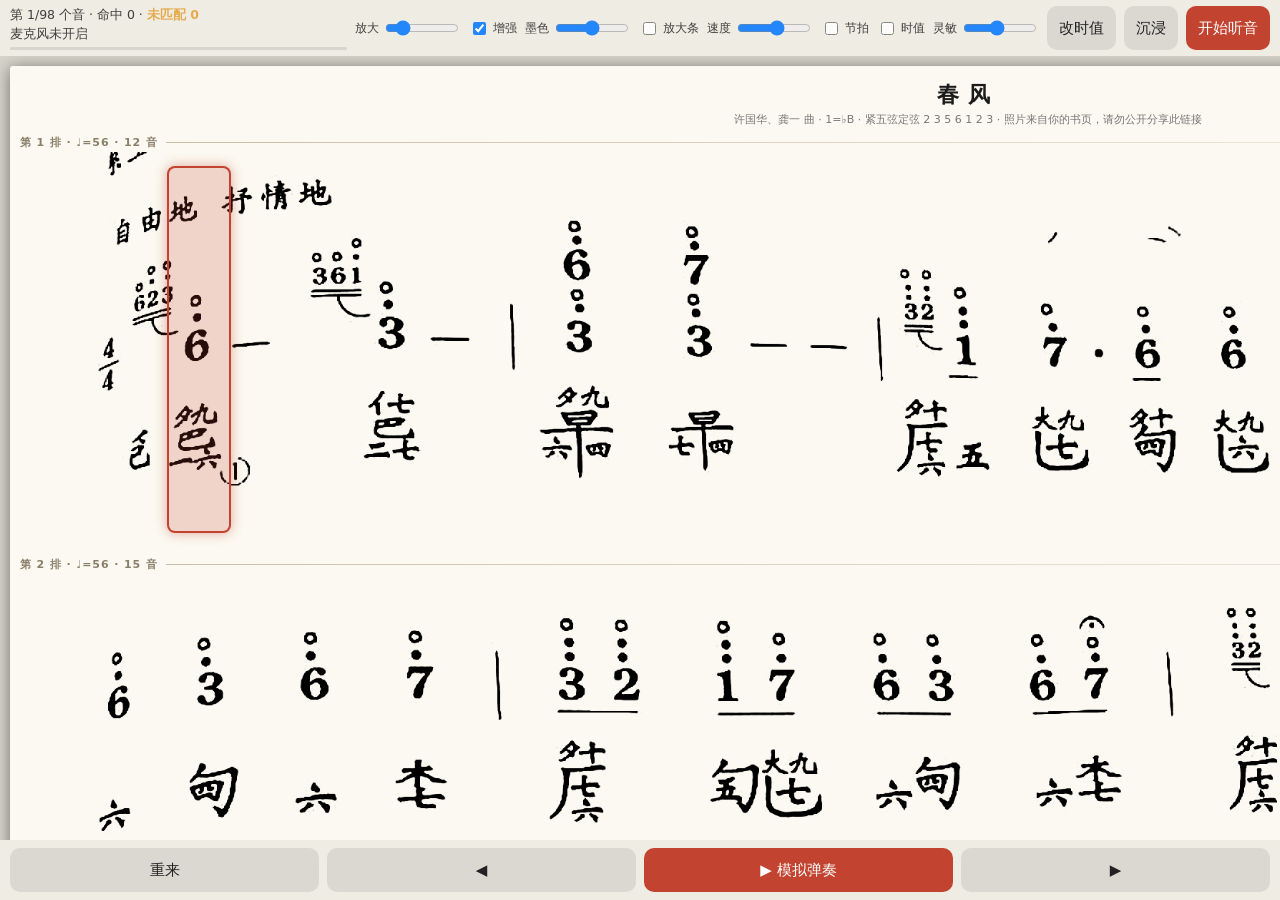
<file: program/古琴跟谱 · 春风（书页照片）.html>
<!doctype html>
<html lang="zh-CN"><head><meta charset="utf-8">
<meta name="viewport" content="width=device-width, initial-scale=1, viewport-fit=cover">
<title>古琴跟谱 · 春风（书页照片）</title><style>
:root{--desk:#2a2926;--bar:#1d1c1a;--bfg:#e9e4d8;--paper:#fbf9f1;--acc:#c2432f;--warn:#e4a032;color-scheme:dark;box-sizing:border-box;padding-top:env(safe-area-inset-top,0px);padding-bottom:env(safe-area-inset-bottom,0px)}
@media (prefers-color-scheme:light){:root:not([data-theme="dark"]){--desk:#d6d3ca;--bar:#efece3;--bfg:#222;color-scheme:light}}
:root[data-theme="light"]{--desk:#d6d3ca;--bar:#efece3;--bfg:#222;color-scheme:light}
html,body{height:100%;margin:0;background:var(--desk)}
body{display:flex;flex-direction:column;color:var(--bfg);font:15px/1.5 system-ui,-apple-system,"PingFang SC",sans-serif;overflow:hidden}
body::before{content:"";position:fixed;inset:0 0 auto;height:env(safe-area-inset-top,0px);background:var(--bar);z-index:20}
.top{display:flex;align-items:center;gap:8px;background:var(--bar);padding:6px 10px;z-index:6;flex-wrap:wrap}
#info{flex:1;min-width:140px;font-size:12.5px;opacity:.85}#info b{color:var(--warn)}
#meter{height:3px;background:#8884;border-radius:2px;margin-top:3px;overflow:hidden}#meter i{display:block;height:100%;width:0;background:var(--acc)}
.top label{font-size:12px;opacity:.85;display:flex;align-items:center;gap:4px}.top input[type=range]{width:74px}
button{font:inherit;color:var(--bfg);background:#8883;border:0;border-radius:10px;padding:8px 12px;min-height:44px}
button.p{background:var(--acc);color:#fff}
#sc{flex:1;overflow:auto;min-height:0;-webkit-overflow-scrolling:touch}
#paper{background:var(--paper);margin:10px;padding:8px 8px 20px;border-radius:3px;box-shadow:0 2px 16px #0007;position:relative;width:calc(var(--z,170)*1% - 20px)}
#paper h1{margin:6px 0 8px;font:600 22px "Songti SC","Noto Serif SC",serif;letter-spacing:.4em;color:#1b1b1b;text-align:center}
#paper h1 small{display:block;font:11px system-ui,sans-serif;letter-spacing:0;color:#777;margin-top:2px}
.rw{position:relative;margin:0 0 2px}.rw img,.rw canvas{display:block;width:100%;height:auto;mix-blend-mode:multiply}
.rl{display:flex;align-items:center;gap:8px;margin:10px 2px 2px;font:600 11px system-ui,sans-serif;color:#8a7f6a;letter-spacing:.08em}.rl::after{content:"";flex:1;height:1px;background:linear-gradient(90deg,#c9bfa8,transparent)}
.rl:first-of-type{margin-top:2px}
#lensw{display:none;background:var(--paper);border-bottom:2px solid var(--acc);z-index:5;position:relative}
#lensw.on{display:block}
#lens{display:block;width:100%;height:26vh;min-height:110px;max-height:240px;mix-blend-mode:normal}
.mk{position:absolute;top:4%;height:92%;border-radius:6px;cursor:pointer;transition:background .15s}
.mk.done{background:#fbf9f1b8}
.mk.cur{background:color-mix(in srgb,var(--acc) 20%,transparent);box-shadow:0 0 0 2px var(--acc),0 0 12px 2px color-mix(in srgb,var(--acc) 45%,transparent)}
.mk.warn::after{content:"";position:absolute;left:4px;right:4px;top:48%;height:3px;border-radius:2px;background:var(--warn)}
.sd .mk::before{content:attr(data-d);position:absolute;top:-2px;left:2px;font:700 11px system-ui,sans-serif;color:#17703d;background:#fffd;border-radius:3px;padding:0 3px;z-index:2}
nav{display:flex;gap:8px;background:var(--bar);padding:8px 10px calc(8px + env(safe-area-inset-bottom,0px));z-index:6}
nav button{flex:1}
#exit{display:none;position:fixed;right:10px;top:calc(10px + env(safe-area-inset-top,0px));z-index:9;background:#000a;color:#fff;min-height:36px;padding:4px 12px}
.imm .top,.imm nav{display:none}.imm #exit{display:block}
dialog{border:0;border-radius:14px;background:var(--bar);color:var(--bfg);width:min(92vw,560px);padding:16px}dialog::backdrop{background:#0008}
textarea{width:100%;box-sizing:border-box;min-height:220px;background:#8882;color:inherit;border:0;border-radius:8px;padding:8px;font:13px/1.7 ui-monospace,monospace}
.hint{font-size:12px;opacity:.7;margin:6px 0}
</style></head><body>
<div class="top"><div id="info"><div id="pos"></div><div id="hear">麦克风未开启</div><div id="meter"><i></i></div></div>
<label>放大<input id="zoom" type="range" min="100" max="400" value="150"></label><label><input type="checkbox" id="enh" checked> 增强</label><label>墨色<input id="ink" type="range" min="0" max="10" value="5"></label><label><input type="checkbox" id="lensck"> 放大条</label><label>速度<input id="spd" type="range" min="40" max="150" value="100"></label>
<label><input type="checkbox" id="mt"> 节拍</label><label><input type="checkbox" id="sd"> 时值</label><label>灵敏<input id="sens" type="range" min="1" max="10" value="5"></label>
<button id="dur">改时值</button><button id="imm">沉浸</button><button id="mic" class="p">开始听音</button></div>
<div id="lensw"><canvas id="lens"></canvas></div>
<div id="sc"><div id="paper"><h1>春风<small>许国华、龚一 曲 · 1=♭B · 紧五弦定弦 2 3 5 6 1 2 3 · 照片来自你的书页，请勿公开分享此链接</small></h1></div></div>
<nav><button id="rst">重来</button><button id="prev">◀</button><button id="play" class="p">▶ 模拟弹奏</button><button id="next">▶</button></nav>
<button id="exit">退出沉浸</button>
<dialog id="dlg"><b>每排速度和每个音的时值（四分音符 = 1）</b><div class="hint">一行对应谱上的一排，格式“速度: 时值 时值 …”。0.5 是八分，0.25 是十六分。休止符也占一个位置。</div><textarea id="dt" spellcheck="false"></textarea><div class="hint" id="dmsg"></div><div style="display:flex;gap:8px"><button id="dapply" class="p">应用</button><button id="dclose">关闭</button></div></dialog>
<script>const IMGS=["/9j/4AAQSkZJRgABAQAAAQABAAD/2wBDAAwICQsJCAwLCgsODQwOEh4UEhEREiUbHBYeLCcuLisnKyoxN0Y7MTRCNCorPVM+QkhKTk9OLztWXFVMW0ZNTkv/wAALCAEUBTABAREA/8QAHwAAAQUBAQEBAQEAAAAAAAAAAAECAwQFBgcICQoL/[base64]/9oACAEBAAA/APVaKKKKKKK808FXM9zrCT/YXuGW4mRrgS4MSOdwJU9F9B6kmvQNRvfsMKuLee4d22rHCuST/ID3NZ0mgjVLv7Zq/[base64]/[base64]/Cs5ldfPSSOA7ipYIF3Ae4PWqPj3V7i31C101tXfTorlwxkjtyNsY6kvkkn6Ae9dfo+rWOr2pm066W5iRthceo9a5rx9qMdxbSabbMy31tLbThgm7bmTAIHcjjj3rn/H0FxqcOnRXluYrqXdGszQqGmII6KNzDr0z3rd+Hsl1qVklz/aMyw2rtCbURYUkepYkn8xXW6lLdw2jvYWyXNx/DG8mwH3Jwa8gsZb7+wNI2zTzvb6lGEjMW2GJtxGPM75Pp61c0bTTqHie2hntrgXEOpT3Ek4c+RhTkqg9d2M/[base64]/PnsvT611vh68utQ0W0u72OOOeeMSFY87QDyOvtitGo7iZbeF5XDFUUsQqlifoB1riLi1Go+LtFmksVsLaVLhkVCY5peFJZ8YwOnGc8nNWL7S7LRvF3h6TT7aODzjPHJtHL5VSCT37/nXWWlpb2UIitII4Ix/DGgUfpWF4utYIbZLlIws897aLI46sFkGM/TJqr4q0+PX/ABHpWluSEgilupWCq2Bwq8EEdc1X+GhXOupAjrbi/JTfH5ZyVGRt7Y4rptZ0satbpA91cQRhwziB9pkH90nrj6VX1nQY77RBp9ky2fklHtyq/LGyHK8emRVD/is3DRn+xY+OJh5h/Sr/[base64]/[base64]/dmjZD9CMV554b0/Ub230TUtMgHm2lo0TNqJYRgnAGwDnsefcV13hG0urbSA9/GIry5leeZB/CzHOPwrYWNEZmVFUucsQMZPvQ0UbOHZFLr0YjkfjT6KKKKKKKKKKKKKKKKKKKKKKKKKKKKKKKK8j1qOxE+qf2it+PEv2h3s2jViSuf3e3HGABXp+jS3M+k2ct7GY7l4VMqnqGxzV2iiiiiiisLWvEE1lfpp+nac+o3hiMzxrIIwiZxnJBySe1WfDutRa7p/2qONoXVzHLC5G6Nx1BrUoooooooooooooooooooooooooooooooooooooooqtd3LWxQ+RJLGc7mj5K+nHfv0qWCeK4iEkLh0PQg1JRRRRRRRRRRRRRRRRRRRRRRRRRRRRRRRRRRRRRRRRRRRRRRRRRRRRRRRRRRRRRRRRRRRRRRRXO+Oth0NVkAKvcwqQ0ZcH5x/COT9Kp6ELqfxIjTWt5HBa2bBJZ41RWLMuAij7owvTrXXUUUUUUUUUUUUUUUUUUVzmo+LY7C5uA9hcvZWsgjnu1xtjY47ZyQMjJro6KKKKKKKKKKKKKKKKK4n4keLNS8MJZ/YLZWWctvmkUlQR/D9T1rp9B1BtW0azvnh8lriMOY85xV+iiiiiiiue8S6MbiZdUt9VbSrm3haN7jaGUx9cEEjoeaPBNlp1ppcr6ZftqAuJjJNcMcl5OAeO3TpXQ0UUUUUUUUUUUUUUUUUUUUUUUUUUUUVlQpLqOoR3kgeK1twRCjAgyMerkdhjoPrWrRRRRRRTXLBCYwrN2DHA/PBqg15fRu3maaWjHRopgxP4ECrltOtzCsqB1VuzqVI/[base64]/wDrVv0UUUUUUUUUUUUUUUUVy0ni2y1O8m0/SrF9XkgG6QrtES46fM3H0xSeF/HVl4gvpLA281nfR5/dS85x159R6GuqooooooorM8R6NHr+j3GnSyNEJgMOBnaQcg471leA/[base64]/[base64]/[base64]/NaC6l8wIp/uNz8vP61V1GW6tfiVpcSXc5trm2dmhZzsB5HA/AV2tFFFFFFFFFFFFFFFFZfibR017RLrT2YIZV+RyM7WHINcP8AChptFvtU0DUl8i6DLLGjEfNxhsev8NZPiaD/AIST4jw/2R+98h4lllj5C7Ty2enHSvYqKKKKKKKq6lfQ6bYXF7cHEUCF2/Dt9a8x+H1zN4t8aXetX6ZNrFmNRyqEnCgfhur1iiiiiiiiiiiiiiiikrjLbXr7/[base64]/e6dLBqElrBbSF5okX/X9MAnPAGD69au309tb2rteMiwN8jBxkNnjGO+emO9VNF1LTb1JbfTSqi1IV4RGYzFnOPlwMZ5rTooooooooooqpqtm2oafcWqzyW7SoVEsRwyH1FYd14Wm1WDTbbWLxbiDT3DkqhDXDAYBbJ4+gzn1FXtZ8Pxalf2WoxS/[base64]/vY55NbdNZgilmIVVGSScACqWnazp2qO6WF7DcNGMsI3yQKv0UUUUUUUUUUUUUUUUUUUUUUUUUUUUUUVj+JNct/[base64]/bS3ViI4bQXR3gmM3LQZH+8AfyrDHh6SVSG0GyjOOC+pysP0Ss/UvCz21ncXT6JozrDG0hH2idiQATjp7VDY+FZb2yt7u30Xw6qTRrIm9piQCM8/nWja+FLtM+ZpvhtDkY220j/AMyK7SqOsaVa6zYvZ3se+JuQQcFSOhB7GszQvDOlaVeyXMEsl1fqNrzTzeZIoPb2roaKKKKKKKKKKKKKSuC8YRWCeIvN8Swzz6U9sBbFVJSOQH5hgdyMVqfDoXsehyw3cU8cMVw62onUh/J/hzmuqooooooorE8Q6teWU1nZaXbRXF9ebzGJm2oqoAWJP4imeGdbudSkvbPUraO11GyZRLHG+5SrDKsD+B/[base64]/[base64]/UdSt5xrD2dpaRbVWNAXZiCGYk8A4xzg9+lNMnh9bCDTQP7SS2ZQqxIZ2V+eSy9D15yK2dKdXtiUspLNQ7AJIoBPP3uD36881drlZfCE1yZrW61iaXSZZmlNoIwpO452l85K5PTArqqKKKKKKKKKKQgEEEZB6g1zulzL4dn/ALJvD5dmzE2M7N8pU8+WT2I7eo+ldHRTJVZ4nVHKMykBgM7T61wXhDwPeaH4ga8kmHlIrAyb8tcE9yO3r1r0Ciiiiiiiiiszw3fTalolrd3O3zpAd20YGQxH9K06KKKwvGup32keHbm802MPcR4xlchRnk49hVH4d6/qHiDRpLjUo1EiSbVkVdokGP6dK6uiiiiiiisnxDpVpqNoJbqaS2a0zKlzE2HiwOSD9BzWL4BuPD073raNdTXN2203MtyT5j9cHntz2rsKKKKKKKKKKKKKKKKKyNf+2gW0lvdpaWkcm67fGXKdgvB71m+DtavtV/tbzMXFvazmO1mOEaXGcgjtjjnHeqU+t67pEGhyak0T3V/dCGa0CAbVY9VI5+XjPXrXa0tcjd/ECwtfFS6E8Eu4usTT54DnoMd+o5rraWiiiiuX16+1KTxDBpdhqFvp6i1a5aSVA5kOSAoBI4GMmrPgzW5dc0lpbgxtc28zwStF9xip+8PYjmt+iiiiiqerahDpOnXF9cBjFAm5goyT7CsvS/EVzNqEFlq2lPps1yjNBmYSK+3G4ZAGCMiugooooorA1nxFcWOoix0/SptSmWPzZvLcKIlP3eSOScHj2rR0XVbfWtOivbQt5cnZhhlI6gj1Bq9RRRRRRRWdrc9zBbx/Z7Zp0dwk+xyroh6suOpFYGh6TOl7rVpbq8Oj3Mf7uWRT5jSsMM2TyQPesix0XUdN0a0srM3aavb3YUPvcxeVu5P93bjt1re+IXm/2Pb/[base64]/aNPluhNKkZm1GcFUJPB8peD9OK2/7DklhSKe/[base64]/XHSrWk69pmsqTp95FMw+8gOGH1B5rSoooooooqG7t4ry1mtp13RTIUceoIwa57wn4J0/wALXFxPayzTSzLszKR8q5zgYH0/KunooooooooooooooqjpGof2lavN5ewrNJFjOfusVz+lXqzNXsr24nsrixu/Ja2kLPC33J1IwQxHI9jVLRdBnsdb1XVp5Y/NvtoEEbEooXoSSBk/hxz1rn4tB8Xx3dzctNpr3c52i7YszwpnogIwB+Fd/S1x2rz+ErXxfbHUEjXVztKsVO0E/dLds/[base64]/TQ5D/ACemP4gvI5UifVcSSAlEOiy7mA64G/nGRUja1qzMoivIMf8ATTSrhc/Xk4rpdJuJbqxjlnZDKchikbRjOewbmrMyNJE6K5RmUgMOqn1rkPAnhPUfDV3fm6v/AD7ebGxASdzd3Oeh/[base64]/s68X5W8wHy5D6o2MEd/UZqdPE9jcuqaaJtQYttzboSg9cscKPzrarltW8awWcd4+n2VxqS2XFxJDgRxn0LHqfoDVrwf4pg8VWElzBbyQGJ9jq5yM4zwe9b9FFFFFFFFFFFFFUtW0qy1i0NrqECzQk5w3Y+o9K5DxPrtxo2iXmn6XoF3DFFG0SzbQI0U/xDGSeM+lU/hLotrHHNqov4ru6kUIY4yf3IPXOecnH6V6RRRRRRRRRWD4Oz/Z10CMYvrgf+RDW9RRSVxXh3wfY+EtZutTudTRjcblhExCbQTk8k8muJ1tZtf+I7yeGGJdGTdcRfdUjAZiR2/nXtlFFFFFFFch8R9W1nS9OthokLs88hR5ETcU44wPf19qoa1aa3ofhUarHrl39sgRZZorjYyEnG5enqa1vh/wCKZfFGlSTXEAingk8tymdrcZyP8K6iiiiiiiiiiiiiisTwpC9vaXkUnUX05/AuSP51t1geJrG6u3gNtaSXAVWDGPUGtiOnYA5/pXOT2t5ZTW0c2nakpupfKTZrRYbsE9x7GtNLK8gmt8Qa2v7xWbF5HIvXocnOK6+iuW1/wHpWv6vHqN20wlUKHRGG1wOgPH8q6ilooooorz/Q/A2paX42l1Y36vauzuTzvfd/CR/X2r0CiiiiiiuBurLxZ/wny3EM0n9lGReN37sR45BHr1rvaWiiiiq2pC5awuFsWVboxsIi3QNjiuR+Gy+JU+3p4gMphUjyjN94tk5x7f8A1sV29FFFFFFUbW/afVL6zaMKLZY2DZ+8HB/+JNXqSs3WIXWS1v4oy8loxJVRktGwwwH6H8KvwTR3ESSwuHjcZVlPBFSUVxGh+IteuvG13pl9aBLFd5QiMjaAflOe+a7eiiiiuN8T+L9J0HxBbQXWnedOQN90EGYgemDjJrsaWiiiiuN8VeI/Duha/ZnUrIy323InWMHylPGST/TNdjS0UUUVzPiPxxpfhzUoLG8EzSSjczIuRGD0J/8ArV01FFV768jsYPOmzs3KpIHTcQM/TmrFFFFFFFFFFFFFFFFFFFFFFFFFFFV9Qu0sLKa6kBKxIWwOrHsB7k8Vl+C9Qu9V8O217fEedOWbgYAG44FblFFFFcr8SNafRPC87wOUuLgiGNlOCCepH4A1zHhXXpdO8IW1roGkPqlzsZ7lgMRxsT0J/iOOwra+HHiyy1yKayi0+HT7mEeY0cIASQE8kDt24rt6gvby3sLZ7m7mSGGMZZ3OAKwX8e+HQQseorMx/hiRmP8AKhvGVsQPs+m6tOx6BbJ1/U4FTw+IbySdIz4d1NFZgC7eWAvufmreoooooooorkPiPrWtaFptvdaPHGYw5Fw7LuKjjbx6Hn9Ku6V4s02+8PQ6je3VrDuj/fRmQHa3cYPP4V578LtIup/EbavZBodPRpAQ2eVPRfQ9vyr2SkrBudC1Oa4kkj8RXkSOxKxrEhCj0zioX8P61u/d+KLkD0a2Q/4Ug0HXwf8AkaZCP+vNP8a2tMtrq1hZLy9N45bIdowhAx04q5RRWF4RXZZ3o/6f7g/+Pmt2iimSuI42cgkKCSFGT+ArkdC8Q6H4+863lsdz2vziO4UHIPG4Y/X6iuO8b7/AniSC48PSfZUu4Q0kI5U4Pp6f/Xr1jTLo32m2t0ybDPCkhX0yAcVaooooooorzj4haL4mvNHuJJNQtp7KFjK0EURjYqPfnOBWx8N9S0O70drbRImtzCczRSHL5P8AET36da6+iiufPjLR1cq80yEEg7rdxg/lS/8ACa6AB82oovsyMP6Ug8b+HCcf2tb598j+lbkE0dxCk0Lq8cihlZTkEHvUlU7nVNPtJTFc31tDIOdkkyqfyJpq61pbHC6lZk+06/41ImpWUn3Ly3b6Sqf61YR1kUMjBlPQg5Bp1FYvh2bzLrWY8/6q+Yfmqn+tbVFZ+tae2o2Jiik8m4RhJDJ/cdTkH6dj7Gk0rVor9ngkQ299CP31s5yye4P8S+hFaNFeM/FFdd0qaCG61ma6s7tWKqF8sZGMggdRyK9b0mY3OlWU5JJlgRyT1OVBq3RRRRXM/EDVbvS9B/4lzMt9czJDBtGWJJ7fgK5R7H4kRQGVr+PCjcQZEyB78Vs/DG/17VrS4v8AV7nzLZsJApQAsRnLZ9O3v+FdxRRRRVe+vIdPs5ru5fZDChd29AK5Gy8Ua7run3ep6Jp9stnESsKXO5pJyOuNpwK1PA/iOfxLpUlzc2n2WWKUxMAThiADkZ6dcd+ldFRRRRXM+J/F0ejXttptpbm91S6IEcIbaFz0LHtWZc+L9Z0fxHZ6Zq+m27xXjKkc1qzdScZ+brjuOK7ilooooorHSVk8Xyw4+WbT0b8UkYf+z1sUUVmy6bNFK0um3Ity5LPE6b42J6nGQQfoaaX1zyiog04SdpPOcj/vnb/WtB5FhgaSd1VY13O/QAAcmuZt/HumXckxtIL24t4SRJcxW5Ma49629J1iw1qAzaddR3CLw208qfcdqv0UUVyet614Vmv0jvhHe3dq3CxxGRoyD3wOxrd0jWbDWrczadcpOinDY6qfcdqv0UUUVi+IdK0O78m81uODFucrJM20euD6/SteGVJ4UliYPHIoZWHQg8g0+iiikri9V1nwNqtzDNqF3ZzywH5SwY9Ox45Fbum+KdF1W6FrYahFPOwJCLnOB17VsUVk+K4mm8OagqY3LCXGf9n5v6VqIwdQynKsMg+op1FFFFFFFFFFFFFFFFFFFFFFFFFYHime7g+zvBaLPBArzyM7hUVlA2A/iSePSqvw1tp7XwjaR3Pmq/zEJLHsKDPT3HfJ9a6miiiiuH+Lumz3/hdZYF3fZJhM6gc7cEE/hnNTfDnU7KPwNbzM8cEVoGWdieFIOcn65FYvwt0mebV9T8QyQGG1umcWysOSGfJI9h0r0ymyRpKhSRFdD1VhkGlAAAAGAOgFLRRRRRRRRRRSMoZSrAEEYIPeso+GNEafzjpNmX9fJXH5dK04o0hjWOJFRFGFVRgAewp9FFFFFFFFYHhTCvrEeCGTUJM/iAf61v0UUVzJ8F2Vvqp1PSpZNOuiCG8oAo2euVNQw+A7ObUzqOsXM2qXORt84AIoHQbR29q6sAAAAYA7UtFFFFFFcX8R/Ct74hisrjTZtlzZMxCbsZzg5B7EFaZea9rE3h82B0C+fU5oPJcsq+Xkrgtuzj1OKj+G3gq48Nme9v3X7VOgjEaHIRc5OT3JwPpiu7oooooooqpc6ZYXchkubK2mkIxukiVjj6kVAfD+jEf8gmx/8Bk/wqBvCmgt10m0/CICr2nabZ6XCYbG3S3iZtxVBgZ9at0VjaJCINV1tQQS9yshA941/wAK2aKKqahplpqSqLuBZCmdj9GQ/wCyw5HQdPSq9locFlcrPHPeOyggLLcu6/kTWnXmfxvhLaZpk3ZJnT81z/7LXc+GHWTw5pbL0+yRD8lFadFFFFRSwRTPG0saO0TbkLDO04xkehwTXnXxX8RTb4PDmnsfPuiPPI64Jwq/j3/Cu/0qwj0vTbayh+5bxhAcYzgdfx61borgNI1TxW3ju4tbu3kOmF3AzHhEQfdIbuenfvXf0VxvxZlki8G3AjJAeVFYg9s1z/gSLxHqPhWCLSbm2061idh5rqXeU5ye2AO1afgTxbqN1rV1oGubHu4N2yVRjcV6g/hyDXfUtFFJXiOp3t6nxWklgg+03UdzshiZsA/Lgc9hzmul8R634s8MPaajqYsLq1aTBiijx5ef4dxGRx39q9A0u/h1TT7e9tiTDOgdc9atUVxfjHx8PDGrW9m2nvNG6h5JN+35Sf4Rjk12SNuUMM4IzzTqKyL1/L8TaXgDElvcIT36xkfyNa9FFFFQXlrFe2sttcLvhmUo6+oNcu8mneBdHmsrS2urlyGkVfJLB2PYsBjt+VYXwc0Sa2S71SaZMXCiNYVcEjnJLDsfT8a9MooorkPA/g5/Ck2ozS3iTLclduFxtVcnJJ78/p3rjfArSXnxJv7nSjtsd0jSED5ShPH5nkV7DRRRRXmfxZ8M2i6XJrMXmC6WQByzlgynjjPTFdb4Dn+0eENLfPIhCn8OP6Vv0UUVW1GOaXT7qO3wJnhdY8nA3EHH61xafD7w3o+iefqkJle3i3zymQ8kDnHTv0pvwr0e2EN3rkdqLf7W5S3j3bvLiHue5P8AKu/oqK5gW5t5YJM7JUKNj0IxVPw9MZ9C0+QjBMCZ57gYrRooooooooooooooooooooooooorMutZRXeGxgkvrhThkixtQ+jOeB/P2pLO21OScXF/dRxqDlbW3X5R1+855b8ABWpRRRRRWGvg7w+sxlGlW4Zm3EbTtJ/3en6VtqoVQqgBQMADoKWiiiiiiiiiiiiiiiiiiiiiiiiisPw9GY9Q1zKsN17uBI6/u06VuUUUUUUUUUUUUUUUlLRRRRRRRRRRRRRRWLpu5fFGtIfutHbSD8Q4P/oNbVFFFFFcT4w8Gan4pdRPq8McELsYYltiMZ7k7uTWr4U0rV9Fs4NPu7izuLSBCqMissnXjOeMV0NFFFFFeb3fgPULr4hf2tI0f2AzCfcG+YbQMLj6ivR6WikpaKp6vptvq+nT2N0pMUy7TjqPQiuR8KW1/wCDI73Tru1uby08zzLaa3TduyOVxn5egP4nmo/CfhjUJPFV34l1aIWrylvKtshiM8cn2ArvqKKKK8/8aeE7lddtvEmjo8k8MivPAnDOF6kH3HFHjye78T6db6To1jdu00geWSWFo0RR6lsc5/lXXeHNL/sXRLPTzJ5hgj2s3qeprSoqtdafaXjxvdW0UzRHchdAdp9qs0UVlau5j1HSGABBuWU57ZjYVq0UUUVDdtMlrK1uivMqExqxwC2OAa5bwZ4sl1OC9i1wQ2d3ZOA+47AynPPJ9j+lcj4US4u/iTdXmhq66V5rec4GEZcf1PSvXaKKK8z8Y+NLG81KbQ3vJbKwjyt1cRIWeU9DGvoOuTz/AIpZeNNGsPsOkeELPL3E6I7yoVABPJPdjivTaKKKK5b4meV/whl+JXVDhdmf4myOBVT4ST+d4OhUsGMUrrjPTnP9a7SiiiivNvjXqM0Gl2NjHkR3UjNIfULjA/Ns/hXZeEbY2nhjTISu0rboSMdCRn+ta9FFZPhlh/ZpiC7RBPLEB7Bzj9K1qKKKKKKKKKKKKKKKKKKKKKKKKKx/El3JpWhXT2MY+0CNvJVRgA4JJ/[base64]/VrPTpFS6lZGcZXEbNn8gart4k0tPvTyDPPMEn/AMTT7bX9Nup0hhnZpJDhQYnGfxIxWnRRRRRRRRRRRRRWT4hby4rKQAHZeRcntk4/rWtRRRRRVW506yu333NnbzP03SRKx/UVPFDHAgSGNY0HRVAAH4U+iiiqMmjaZK7PJp1ozscljCpJP1xTYdE0uCWKWHT7aOSI5R1iAK/jWhRRRRVDUdF07VJEe/s4rhkGFMgzgVDZ+G9Isbhbi1sIoZlOQyZFatFFFFVr7T7PUEVL22iuFQ7lEiBsGrFLRRWTogdLrVY2GAt2So9iqn+ta1FFFFFFFFFFFFFFFFFFFFFFFFFYHijT9QvYJzZzIq/ZJIlTyt7s7enIA4GM+5qx4U0+XS9As7S4QJNHGA4EhcZ+p/lWvRRRRRRRRRRRRRRRRRRRRRUc88NtH5k8qRJkDc7BRk9Bk1JRRRRRRRRRRRRRRVe/vbfTrSS6u5VigjGWZj0rK8MeKbPxIlx9nR4ZYH2tFLw+3s2PQ1u1z/hjxVa6+kuJII5VneOOMTAu6A8Nt68iugooooooooooooooooooooooooooooooooooooooooooooooooooooooooooooooqpqlo17aGFCobzI3y3T5XDf0q3RRRRRRRRRRRRRRRRRRRRRRRRRRRRRRVG1tZYdTvp2YGK4EZUZ6EAg/0q9RRRRRRRRRRRRRRRRRRRRRRRRRRRRRRRRRRSKysMqQR6g0tFFFFFFFFFFFFIzBVLMQABkk9q4aC6h8deIVEbxto+lsW2MQTcydM7T/AAjP6111xqmnWLiK5vrW3cDhJJlQ4+hNcJZeMNO0/wAY6215qE8tuwQW6xsZYzx82AMgHp09TXV+H/[base64]/[base64]/h3Bq9il3pt+1t9l0/bDGsQ5LkbiSfoRXU6dqNvqUcslsxZYpXhfIwQynBq3RRRRRRRRRRRVPVNNt9Vtvs14GaAkFkDFQ+Oxx1HtXK6Lp40v4j6klvamK0uLJXXYm1AcjOMcetdDfeHNI1C/+23ljDPcbQm5xnge1cpHY6p4R8QanNo+gDULK+2MgjlEZixnI6Hjmu20+R7m2hubm1+zXLp88ZIYp7Z71aooooooooooorl9Qu/DnhPUUuL3dFd3SnbNJvkO0HkBjnA5HFEvxB0CPG24llz/zzgZv6VQbxnpr3r3dhoGpXlzjaZktMEDsMnkCm2V9oXxDd4Li1uLW/sc/KW2SIM4OGHbPY1t6F4S07Qr+e9tTcPcTpsd5pS5Iznv9BW9RRRRRVHVtYsNGgSbUrlLeN22Kz55OM44+lZcnjjQFhMqX3nKP+eUTMf5VnXXxI02KIywWOpXMSDLuluVCD3LYrpdG1W11rTor6yctDKOMjBB7g1eoooooooooooooorN122uruy8m2vFs0Y/v5v4ljxztPY+56V5vaabL4gv7PQI42Ph20neaK7SEoZQBjG7oeTjPeuzu7rxJLDPa2WiW0UY3RRyz3u7cvQHbtzyPU1yngGx8UHw1/wASzUbO3hSV1SKWHcSwPOW7c16bamZraE3Kqs5QeYE+6Gxzj2zUtFFFFFFYFxqs8XjKKwaZEsv7Pa4cMAPmDkZz6YFb1Z2t6zBo0Vu86s5uLhIEVOpZjj9OtaIIIyCCPaloooqhrWr22i2RuboscnbHGgy8jHoqjuTWb4Z8TrqzyWd/CLDVYSRJaM+TjqCPXg0/xprsvhzRDqMMKTFJUVkZsZBODz61qW+oWdyVWG7t5XboscobPrjFWqKKKztK1VNSn1CJIihsrgwMSQdx2g5/WtGqX9qWv9rf2Z5n+l+T523H8Ocdau0UUUUUUUUUUVDdXMNnbyXFzIsUMSlndjgAVV0PWbTXtPW9sGZoWYr8wwQQfSnX+sWWnXdpbXc4ikvCVh3DhiMcZ9eRV6iiiiiiiiiikpaKKKKhvJ/stpNPtLeVGz7QcZwM4pmnXYvtPtrsIYxcRLIFJyQCM4/[base64]/lE4Ut2roqKKKKKKKKKKKK4m+8YXg1zUrG3l0m0g08LvlvZGy5Iz8oGM9K5nRfHN/rEVy2o6y1gVIEUdrZeYzde9bHgC48XX19I+pzSpp8Z+YXUGHk64C9Me9eh0tFFFFFFFFFFFc3498OL4k0GSFFH2uHMkBP970/Hp+VcBYavr9jp7T65P4hijj4H2eCMKqjjkt/hTr5b6/sPtGmjxY0si7oneVdjZ74U13PgTwsvh7TjLcfvNSuvnuJW5bJ525/n6munpaKKKKKyfE+hw+IdGnsJsBnGY3/ALjjoa82mvvFPh7SWm1VdSEcW2NfKnjSNB0H8LE9qlv9F1fVUtop2vrC1nYebcXeph02YyRtAGTXoGnah4f0yxhtLTUrCOCFdqL9pT/GtS2uoLuPzLaaOZM43RuGGfqKmooooooooooooorH8TQ6Q1iJdc/49I25yzbef7wHUdOtMi8V+H2QbNWswoHA8wDAqKbxv4ch+/[base64]/WugooqjrLaimnytpCQPeDGxZidp9a86+G8mpXmu3cl1qBtYppmuRbqmBdnoSpPVRgdK9C1q51G3tV/sqzjurh3C4kk2Kg/vH1HsK86TSdQ1KafWbjU5kuri/itI5bU+WkkQI3Fe5GQcfTPNei3urw2Wq6fp8qtvvxJ5bDoCm04P13fpWjRRRRRRRRRRXIeN4GK/a764hNpb4NrZFS32qfsHHcegH1rO8Jadqca33iOXT2OqXchVLEymBEQcc5B5+uao+M7bxHd3GjXd59hsnivBHAImZyrPjlieDjb2rtNG0/WbK6Y6hq6X9u0eADbiNlbPUYJ4xW1RSUUtFFFFFcx4+8Q3Hh7SIpbEK97PMscKFd2714/wA9a3tOluJ7C3lvIRBcPGDJGDna2ORTdR1Oy0qDz7+6it4+xkbGfoO9R6RrFhrVt5+nXKToOu08r9R1FX6K5n4gT6nBoEx01rdVdGjm8wEuQ3ACY7nJH4iqvw2gvYtJJ1K9nluFVY/ssq7fs6rnAx1OR39qveK9V1SytLn+zrZESKAyNdzN8qnsqqOWYn1wBx1rL8DaLd6Nfy2cmoTvDb2kTtbsBtEkhYtg+239a6qw1GG+luoosiS1lMUqnscA/wAjVyiiiiiiiiiiiiiiiiiiiiiiiiiiiiiisPxLrUmnxpZ6enn6tdAi2hHb1dvRRV7Rl1BNOhGrSQyXmP3jQrhavUx4o5NvmIrbTldwzg+orktb8Z3Fpb6lLp+miWLT38uWe4mEab/RR1br7Vzcuv6zr+gpNp99fPqcpJFvZ222KMZ6M5Hp712vhSwvdH0UPrWoyXE7jzJWmYbYfbPt3Nb9FFFFFFFFFFFFFee2s1n4U1TU217TWc3Nw00N6kHmqyE8KTj5SK2ofiB4ZdRjUo0HTDIwx+lIfiF4cyAt8ZCTgBI2J/[base64]/6a7fzqlB8PPsUyT2PiDVIpkOQXcOv0I4zXbUtFFJXGa94Zs7WWXUrzxFqtlalyzqLptgJPAHoKnHgPRb23Vp5r29WRQQ8l277h2PWsTxp4E0TTPC19dWNsY54VDBi5Pcf410Gm+D/AA3c6fa3H9j2482FH7nqAfWpz4F8NH/mEW/6/wCNXtG0HTtD84abbi3WcguqsSMjpwenWtOiiiiiiiiiiiiisrxVCk/hrVEkXcv2WQ49wpI/UVyvwt0fT5/CUE9zYW0szyud8kKsxGeOSK2EmtR4u/saPRbPy1thcGcKoKc46Y55x3rofstuQAYIsDoNgqUAAAAYA7UtFFFFFZviJIDot5JcW0NysELyrHMm5SVUkVl+ANffxFoQuHtIrUxOYgkX3MADoO3XpVyPQ9H0WSbU7a0W2aNGeQwkgMAMnKg4NReDLrS77RxdaPatbwyOd+9cMzdyT/EffNQ3fgXRbsyBkuI4pPvQxXDLH6/dBx1rftLaOztYbaEERQoEQE5wAMCpqKKzNc1S20KwlvJI90jEKkaD55n7KPU1w3hi11HSdVvNX1TQNQudTvGLBodhSNT2GWznt+Fb0mueIb5HgXwiBG425urtdp+q7Tx+NZHirVPGmj2K6tLJp8METgPbwgseT3J/oa7nR7uS/wBJs7uVBHJPCkjKOgJGeKuUVh+LbeB9KmuLy4u47SBCZordseavcH/IqCKHSvGGgW0lk8sMMZ/0eWL5JIWXjj09KfJaTWOiXMeua20lvwDcCMROq9CCQTnPqADVubQrOXSIdPg3QQwbTA8R+aMjkMCayIPB1wdYstRv9dur5rF2aFJI1GMjB5H0H5V1lFFFFFFFFFFZsmmadBftq06qJ0X/AF0shxGO+MnCis+bxz4eiYKupRyyFtqpErOWPoMDmsrXvFXh67eztdTN9aukyXEYktmQkqeOo6ZrtqWiuB+KUlzaS6HfWkrwvFctGXQ4+9t4/HbXe1gDxNHH4rk0O6iaIvGrW0uDiQ4JYf4fjXQUUUUVxmv6RZPfHWPE+pfZkiJjskjkKiH/AGs92OM9OMd8Vk6evh/WtWTTLXV9a1BnUlyLlxGFA7niuqs/Bfh+zcPHpkLuP4pRvJ/OsHwNp0Vh4y8URWwCQRGJVQdt24/0Nd7RXK+M73T9EmsdW1K3ubpFl2KqSfJEcEhtnQnjrWtrOhW+rNFI8s9vcQghJreQowz29x7GqWopprXulaZqeoyyXKt5sUbHHnsDwWwMHBFXNV0Zr6Xzra/ubCcrsZ4CvzgZxkEHpk/nUPhzw6mhG8k+2XF3PeOJJZJsZJAx2rbooooooooooooooooooooooooooooopGBIIBwcdfSvNfFdzoIMIh/tCa+u5tqalZ8tvGBgNkZGD0XivR4I/Jhjj3s+xQu5jknA6n3qSivM/D134Us/Pl11YodXNxI06XaFtrFs/KMEY6c10bePtADrBZzTXj7flS1gZ/w4Fc/4g8S6l4qs7rRdF0S7jlZF89rnEbIpPHy++Otdx4dgu7XQ7KDUCDdRRBJCDnkcda0aKKKKKKKKKKKztf1CfStJnvbazN7JCNxhD7SR3wcH+VclD4q8Waqdun+G1tCTjddO3y+/IWu7jDBBvC7yBu29M1xvxM1ZLTRYDBeRxy/aozlCC6jPJAq+fHXhy38mE6skrHC7gCfxJxXS0tFFFFFFFFR3E8VtBJPO4jijUs7N0AHeuX1bxR4d1TTJrP7XLcx3KGMi1hd2/DisvQ/FUWgabFp9xb6xeJAdqTvYsny9lweeBWxqWqW3iLwTqlzZb9nkSqVddrKVHII/Cs7Q/EFv4b+HWlX13FNLHsCYiXJyWPr0qtrHxA1az+1mLQBCtmyCZp58lQ+dpKqOOh7mtHR/FeoS+IYNIvLW3nW4h8+O6tSyqEx1Ktz+tdjRRRUVzKYLeWURvIY0LbE+82BnA9683+IHiSfUPCUqHQ9QtYpnQebcqqhefQEnP4VvPqfjGO1SRNBsQEA3RLc5Zh6L2H61d8chp/BWpnYVLW+4q3Ucg4Nc/PqmtQw+H7DT7iG0trnTgyT+T5rPIsYJQDPXpj61m6W2p6lq+lWl/qt1cC9t3aaKO7Eb20innIXnpjAPr7V1Pw3m1C68P/adRu5LrzZG8lpFwQg4H1zjNdXRRRRRRRRRRRRRWP4wuVtPC+qTOMj7M68f7Q2/1rnPC9hq83g/Qho+oRWKbGa4MkPmFsnjA/Pv3rFvdCkTx0INa8S3EZms98dxGwgZvmxsznAHBNdf4b8PrYXK31pr97qFtIpUpPMJUb0IPbBrpqyvEmuReHtMa/uIJpokYKwiAyM9+SOK41PifcarcC18PaFNczkZzK+AvuQM8fiK9CtDM1rC1yqpOUUyKhyA2OQPbNS0UVW1IKdPug4yphfI9sGuK+GFxHpngJ72feYkkkkcIuSADzx36U69+IdnfaVd/YdL1O6Ro3TelvlAdvc9hWV4F1PxP/wjVvBpGjWzwRlgJ7ibaH57Diuu8M33iKa8uoPEGnxQKAHhlhbKehXqTnv+ddHRRRXOeOru90zRH1LTbeCW5tjndLHuManglf0rlHt/Eet6lbWcmuztHcWP2h2tIvKSFiMoC3fP4VkXFjfW3g+9v9Rjv7HU7R1RLp7tmaYkkEY7Acdz1rofGS3dv8LIUv5XkuisXms/3sk5wfcdPwrtdAQxaFp0bfeS1iU/UKKv0VneI4xNoGpIQCGtZOv+6a5f4YXcFj4CS5upVigikkLu3QDdUnibxB4e1nQ5beRru7t5jtDWkDn5hyMHGKp6J4pbRdLgsf7E8Q3KRAhJJbcFtvYcHsOK6zw7rsOv2T3EUM1u0chjkimXDow7EfTFatFFFFFFFFFFYPjouvhHVTECW8g8Adu/6VlJ4HjvoNMe71eeY2CAWzW6oiL05HB/ujnPatK18G6XDqMeozefeXkfKy3Mpcj046VYufEVrbeJLbRJP9dcQmRW3dCDwpHuATWzRXD/ABYUto1htHP22P8Aka6LVDrLXKpp7WVvahN0lxOGdge4CjA6eprmLE6j4hgnv7fxVNJb2zsgWzsAhJHpknPWpfDVpdXt1Hf2fiybUUifE1vNFtwCOhAPB/Cu0kmjieNHdVaU7UBP3jjOB+ANSUUVzvjUFtKYNpUN/EiPK5mmCLFtHB6Ek8ngelcP4AbWdC1HTdKSO0aLUo/tcny/OkfOMn+X1r1muK8DSGfxT4tmzlTcxIP+AhxXbUVxfxat/P8ACMjA8xyowHrzj+tbuveJNN8PRxvqUzR+ZnYFQsWx9K4TXvGMVx4q0e803S7m8MKSIqPGYzIzYxjI7Y9O9b8/[base64]/[base64]//AFV0iqqKFUBVAwABgAU6iiiiiiiikIDAggEHqDXPT6VqepavBPPdHT7KxfMMFs2TP7ucDAxxtwep5qPxNY6zDe2+paDcuZC6Rz2rndG6Z+8AehHfH9K0/[base64]/0rJ8O6XY6/4G0q31CBZ4fJUgHsRxkHtV+78IaLcW6QrYx2+wEJJbjy3XIwfmHJ/GtLTLCHS9Pt7K2XbDAgRQev1q1RRRRRRRRRRRRRXG/FG/MPh4adAN91qciwRR925Gf6fmK6jS7QafptraLjEESx8DAOBjNct4/wDIN/oi3+ktqFg0rrKyqS0RO0L07dcjviuo0zTbTSbRbWwgWCBSSEXpk9at1mazLrEZhXR7a1lLbvMe4kKhMY28Dk55/KvG7afWtN09/FlrdrDPqN4YvJWIESDk5+mRjGPxr2zSxeLp1uNRZGvNg80xjC7u+Kt0UVFcxC4t5YScCRCpP1GK4v4Q3cc3hX7MD++tpmWRe4ycjj/PSu0aCNrdoNgWJlK7VGBg15zpo8Z+FYDpFlpcGoWsTEw3DEjIJ7/Nx9K9DsZJpbKCS6jEVw8amRB0Vscj865Xwbr1vrfibxE9scxAwiNh0cKGUmuyooprorqVdQysMEEZBFcpD4CtArwXeoX1zYjiG1MpWONc52nH3vxrO1D4eS+V9h0y/EWky3CTTWsq5IxjO1uew6Yp3xVZry20rRIG/fahdAYAzhR1P4Eg/ga7sAAAAYA6UtFU9ZQy6RfRr957eRR9SprlfhWbe88ExQOkcirI6SIwBB5zyKvNYa5qXiCOd7g6Xpdk2IoYiGa59S3YDjpTPGFlrcE8GqeHrmQzgrHNan5o5FJ+9g9CO/tXS3dzFZ2stzcOEihQu7HsBWd4T1KXV/DtjfTsrTTR5cqMDOa16KKKKKKKKKzNe13T9Btkm1KUxxSHaDsLZOOnFcfoY8MeINRkg0VdTgUqZJGt5ZIYgc9CAetb58F6ewIa71Rg3UG/kOf1rE8CaBpN2g1n7A8FzbXDojvcmQttyCxyB713ykMoKkEHkEd6WuR+KNo1z4SuGjB3wusgx7GtO0a08W+HLaSV2aG4RTKsblcn+JTjtmtW1tYLO3S3tokhhjGFRBgAVVsdHtbC/vry3UrLfFTKO2VBxj8zXJ+MfEsdv4v0DTYCrtHcB5/[base64]/wDEd3fSjWtMgs7UR/uzG+Tuz359P5VQ+I/iKLRLSxiDMZ5rlH2q2DsRgWz7HpXZUUUUUUUUUUUUUUUUUUUUUUUUUUUUUVn69po1fSLqx8wxGZMK4/[base64]/mpFc38KM/8IXa5/wCej/8AoVdhRRRRRRRRVTVrdrzSry2T780Dxr9SpH9ap+E9Pl0rw3p9lcY86GIBwOxPOP1rXooooooooooooooqG7uFtbaWdld1jUsVRSzHHYAdTXM6Nol5qOs/8JBry+XOg22dmDkW69yT3Y/59t3VoL64hjWwvksiGzJI0IkyuDwASMc45rj9Jil8Q3OoQRa/rUsNs23zoxGkUp7hWA7EetUNB0hNTupLe28R63aavZkPLb3UnmKpBHbgMucd+9emknBwMntmuVvdJ8U6vbzQXOrWWnRSKVxa27SEg9eWIx+FYC/CUeTFE+vXTLEd0aiPCoe5A3cVsadoPifStYtJDrzalYM5FwkqBGUYPI5Oe3euyooorg9X8FahY6pNq/hO+FpPMcy2zj5HPXg/XsR6802HxD44iQJP4aimYcbkfbn36mpW1/xsR8nhq3Bx3lz/AFrO1LSPHviJWhuri10+2kGGSOTAIPY4ya6TwR4Pg8J2kyiY3FzcbTLJt2jjOAB6cn6101FFFFY/iayvrrT2l0q6kt76AFotvKyH+6w6HOK43wRY6v4i8QnxHr8RiFsnlW8bIU+buQD2HP4mvSqKKK80Gm674AvrqbRrT+09IuX3m3BO+P8AIdfwPQVcX4s6MBia0von7qyDj9ae/wAWNBCZSK7dv7ojGf51z/iHxD4j8ZwNp+laLcW9jKfmd1OXAPdjgAewzXoXg7Rn0Hw9a2Ezh5UBLkHgMTkgVtUUUUUUUUUVzev39zJctZp4ak1SKLDh5GRYy2O2c/yrObUfF0MH+geGbG2hQ58r7QCSPQAYGa17nSb7U50ujq99YQyRLm0iCDY2OcsQf0rgdK0rwzpd3NpfiCK6kvnujHGHD7ZFLfKwxx35NepaZp8Gl2MVnahhBEMIGbOB6Zq1TJokmiaKVQ6OMMp6EVws/gvVtFnafwnqhgjdstazcrn154/lTVX4j7uZNPx6lVpJdP8AiHeoYpNRsbVT/HGMH9Bmjwv8NE03Ul1LV737ddK29VCnaG/vEk5Y/lXoFFFFFYPiXwlp3iSS3e+DhoD1QgFhnO0+3+NbcUaQxpHGoREAVVAwAB0FPopk0Uc8TxSoHjcYZSMgiuKfwrrehSM/hjUwLYtu+x3Ayo9gf/1VKbnx65Cix0mPA+9vJz+tRTQeP7xPK+0abZhuDIgJI/Q1VsfhmZ9RXUPEWqyajNnJj24Un0JJ5HtgV6FRRRRRRRRRRRRRRRRRRRRRRRRRRRRRRRRRRRRRVDWbaa5swbXBuIZFljUnAYqc7Se2RkfjTbrGr6Rd20R8qWeBoykgw0ZZSBuFR2xk03S7OwiCz3cUMcJC/dUhQNzeg4z71oW8K28Kxp0Xv6k8k/ialoooooooooooooooooooooooooopKoaFpMGh6VBp9sWaKEYDP1POcmtCiiiiiiiiiiiiiiiiiiiiiiiiiiiorm2hu7eSC4jWWGQYdGGQRSwQxW8KQwRrHEgwqKMAD2FQJptompyaisIF3JEImk9VBzj/[base64]/Z", "/9j/4AAQSkZJRgABAQAAAQABAAD/2wBDAAwICQsJCAwLCgsODQwOEh4UEhEREiUbHBYeLCcuLisnKyoxN0Y7MTRCNCorPVM+QkhKTk9OLztWXFVMW0ZNTkv/wAALCADQBTABAREA/8QAHwAAAQUBAQEBAQEAAAAAAAAAAAECAwQFBgcICQoL/[base64]/9oACAEBAAA/[base64]/wDex0rU0zVLLVoPP0+6iuIwcEo2cfX0q5RRRRRRRRRWL4ss5r3StkVuLtEkV5bXdt89B1XPb1/CovB1hd6fpskd1CLaN5i8FsJN/kRnGFz9c/nWZ4t0K7vb+W4g09b6SSFUtpTceWbNxn5gO4OQc+1dbaLKlrCk7iSZUUSOOjNjk/[base64]/w3huIf7V2WU9lpUkyyWUU4wwBB3d+n3fzrtaKK8u8Rx6FLrurL4ne8S7DqbIpuyYsDHlgcH5s12/[base64]/zrRtTMbaI3Kqs5QeYE+6Gxzj2zUtc/wCORO3h6YQ+eULp5/kff8rPz4/Cue8DvaQ+I7i38O/apdFa3BkeXcUWUH+En2IzXoNFFFFFFFU9Xt7q60y4gsbn7LdOmIpsZ2tTdFgvLXSraHUbgXN2i4llHRjmr1FVL/[base64]/MjFzFt8xR1I5rpKKKKKKKSvIrrUVn0S61qfxHdWuspM22zExVUYHhPL9Md69V024e70+1uJY/LkmhR2T+6SASKs0UUUUUV5br6aC+sauviwXIuy4Noyg8xEYUR44POc12XgSS/k8L2X9qRvHcqpUiQEMVBwCc85xXQUUUUUUUUUUVS1nVLbRtNmvrtiIYRk4GSfQCszwn4v0/xVHObJZYpICN8coAbB6HgnjiugoorB8ReKdG8P3NtHqkm2aQFo8R7iozjPt/8AWragmjuIUmhcPHIoZWU5BB71JRRRRRRWBr8PhqyuI9R1qKzSZjtSWZcliPbvW5FIk0aSRsHRwGVgcgg9CKfRUc7tHDI6JvZVJCg/eIHSvL5PEOp2ejWfiV/ECziabMmmhVA27vmVec5AI/MV6nS0UUUUVmeJb6bTdCvLu2MazRoNjSfdUkgZPsM5rmtPv9R0TxJp2n32tJrEGpxtsIjCNEQAQ3BPBB6129LRXM+INQ1eTWYNI0R7WCY25uXluQSCN20KAO/erPhHWptY0+UXiIl7ZzNb3AQ5UuvcfWt2iiiiiiuf8Ualf29xp+naS0Ed5fs+2WflEVACfqTkY/GovCusX1xfahpGrvDJqFiVYyQjCOjDj8R/hXS0UVga/[base64]/8AEDWssUO02eTtYHoTjt3xXQQ6lp+q6XLcw3amydWRpwxQAdCQxxjHrVbwhbWtnokdvZai+owxOyidm3dD0HsOlbdFcR4n0mV9WvZn0Mast9AkVu+4f6Oy5+9noDnOR6VueDNPvtL8OWlnqTK1xECDtOdozwM/[base64]/M1NRRRRVXVLK11DT57W+RWtpEIkDHHHrntWD4I0XQNLhuZNCuVuvNYCSTzA5GM4HHT+tdRRRXJeOPCWk6+9tdajemxeL92JN6gMCc7fm79cfWumsrSGws4bW3XZDCgRB6AVPRRRRRRXI+P/BZ8WR2rw3Qt7i23Ab1yrA4znHQ8Vu+HtKXRNGtdPSRpRAm0u3c9T9Oa0aKKyU8M6LHfm+XTLYXRbd5mzv646Z961aWiiiiimSxpLG0cqK6MMMrDII9CKy9I8MaPosrS6fYxQyt/HjLD2BPSteiisrW9AsdbERuhIssOfLlhkKOueoyO1S6LothoVp9m06AQxE7mwcljjGSfwrQoooooorN1zRLPXLZILxW/duHjkjba8bDuD2pNE0Gw0OOVLCEq0zbpZGYs8h55Ynk9T+dadFFYOv+HptSu4b3T9Sl029jjMRlRN4dDzgqSO/NSeFNGs9G05o7K5a786Qyyzs4YyOeCePpW1RRRRTBLG0jRh1MiAFlB5AOcZH4H8qfRRRRXm3jHRYbLTbyexXeJLwXFzqXmK8tsd3KqB8xwMcZFdFrFvpV/[base64]/wC1PDk1nKIYo7tleQruVGbAUkd/4h+NXfDU95DruraXPL9rgtxHIt0UVW3MOVbHBOMc109FY/i2fVLfQbmXRIxJeqBtBGTjuQO5xVLwDfaxf6J5muwtHcLIVUum1nXjkj65rpaKKKKKKKKKSszSCUu9TgOBsuN4A7BlB/xrUoooooooooooooooooooooopK868VWo1PVtSs5dJmu9SmCJYykERxR45bd0GGzn8K9CgV0hjWRt7qoDN6nHJqSiiiiivM9D8da1qfjg6abdVsjK6GLZ80ajPzE/h+temUUUUUUUV5/rfwzj1XxM2qG/ZLeVxJLFsyxI7A54Bx+FegUUUUUUUVynjLwNa+K5reeS5ktp4V2blUMGXOcY/P866DStPh0rTrexts+VAgRc9T7mrdFFFFYXjYmPw7PMv3oHjlH1Dqa3aKKKKo63pq6vpN1YPI0S3EZTevVfeuV+H3ga58K3l3c3V5HMZkEapFnGM5yc9/wD69dxRRXDfEvwff+JvscunzJutwytDI2Ackcj345/Cuo8PafNpWiWVjcTefLbxBGcZwfpnt2rRoooooorjPido+s6vpdvHo7MwRyZoVbaZBxj8uePetfwZZ6jYeHbS31aUyXSg5yclR2UnvgVuUUV5t8Q/CGv65rlvd6dMrwRqBGpk2GBu5H165HpXolqkkdtEk0nmSqgDvjG445NS0UUUUUV5rqHhfxE/xFj1W3k/0Myqwl8zhYxjKY9+ePevSaWiobsTG1mFqyrOUbyyw4DY4z+NcD8NrfxRBqt//bhufsxXP+kNuzJn+HngYz04r0Siiiiiikrzrw1pfjC28ZzT6lcSSWJL72eTMbqem1ex6V6NRRWd4h0+XVdFvLGCbyJLiIosnp9fbtXPfDfwrf8Ahi0vEv7hHNw6lIkJKpjOTn1OR+QrsqKKKKw0kKeNZYQMCXTkcn1KyMP/AGatyiiiiuCvLjwcHv7ZtXEUN5LvuoI2O13HXtxnvg9ql1bUfBetWVtZ3GoqLe1IMSQs67SBgdB2FaXhCw8P28l1PocjzSOFE0js7HHOOW/Gumorj/E3w/sfEesw6jPcSxEALNGoBEgHTnt6V19LRRRRRWLqt6pmEUmiXd6IXDo6xqVDDoRk9qryeILt1ZD4b1RlYEEER8j/AL6o8NrbxXMqW3hubSgVy0rpGA3t8pJroqKoapqemWSGPU7q2iV0JKTMPmXvwetYsGs+EfDckttDd2dq8h8yQIMls5IyQOnPHpmuhsb231C1jurSUSwSDKOOhFWKKKKKyNQ13TLeOVbzzTEuRIWtnKADrk7cYqvYa/p26O3s7C8jSRsArYuiZPfOMfjW/[base64]/WtF8WaNPaQTavcS3F3JsiiivHLN74z0969j0Gxn03R7W0urlrqeJMSSsSSx78nmtCiiiue8fhm8G6rt6+Tn9RXQ0UUUV518SPFWs6ZqlppWkIYmuEB80JuZyTjC/T+tTeK5dc8H6fHqdrrMl9GHVJobtFIOe6kYI+nv1rovB/iSPxRpAvY4WgdXKSRk5AYeh7jmt2ivPB411HW/Fsmg6U0FhHG7obiWPzGJTOcLkDtUWs+Ltc8G65Db6y8Oo2M6blkjiETAZwcDJ5HpXodrcRXdtFcQMHilQOjDuCMipaKKKKSuJ8R/Eqw0O4e2FhdzXC5GHTylODjqeo9wDXR+GdUfWtCs9QljWN7hNxRTkDkj+lalFZPinVzoWg3eoIqM8KZRX6MxOAK4GLx/4wmiWSPw4jo4BVhby4IPcc1oeE/G3iDXPEI0250y3gSLLXB2OrRj8T16V6JRRRRRRXHReLbzXdZuNO8NQ27xWo/f3lwSUzyAFC9enX2NQeFfGmpah4juND1jTkt7mMMQ8JOBj1BzwexzXcUVj+K/EEPhrSHv5ommwwVIwcbmPv2rnLfxV4jPh/wD4SCTTtPksNpk8lJXWXZnGc4I/Suh8LeJrHxPZNcWRZWjIWWJ/vIT/AE962qKKKKKoa1q1romnS3165WGPrgZJJ6AVyN74v8QnQv7esdKtV08nIjlZmlKZ++cYAHtziul8Ka5/wkWiQaj9na3MhIKE55BxkHuK2KK8+8TeIfEz+JZ9N8NQrLHaxIZTsU4ZvUnp9PasLV9a+IOmxJNebIVkkWJAqJlmPQAd69R0eO8i0u2TUpVlvAg85lGAWq7RRRWLdskPi7Tifv3FnPGP+AtG39TW1RRRRWVLYamzsyaw6KWJC/ZkOB2FULSPVJ9SvrK41qRTBsaPy7dFZkYfeyRzyGHHpWtptjPZ+b5+oXF5vxjzgo2Yz02gdf6VeorzL4o33iXSIUli1JFsLiQoBBH5bocZAJySeO+e3au28JXLXnhnTZ5HMjvbruYnJJAwcn8K16KKKKKzbvRbW7naaV7kO2MhLl0H5A4rDv8AQ7GHxBafa/Pks7mIxRq9zIVSYHPOT/EP/Qfetqx8P6Zp9yLm1tRHMAQG3seD16mtSiuM1/wZ/wAJN4n+1aoSNOt7dUhWN8M7ZJOfQD/Cua8X+FtBh1Wz0bS7ZxqV/KCziQsLePPJx9M4HtXqFhZQadZw2lqmyCFAiL6AVYooooqK6t47q2lt5hmKZCjj1BGDVDRr1zGLG+YLfwKA4PHmgcb19Qf0rUoryP4h6wYfiJpm+GSWOwEZEaHcXJOeF9eg/AVra7r3iywjTVb7RrIadG4Y25YO6ehLdj7gV2nh/WYNe0mDULYFUlHKnqpHUVpUUVl6jqlxZ3Aih0m8u1IyZIdm0e3LCoDrV+V+XQL3PYM8Y/8AZqb/AGrrbKTH4eOfR7xF/oa17SSaW2je5hEEzD5ow4fafTPepqKKzLstHrunMB8skc0bHH+6w/8AQTWnRRRRRRRRRRRRRRRRRRRRRRRWRr2laPeG3vdYjhK2ZLI8zYVc469j0HFWdL1jT9XR3067iuVjOH2HO36j8DV6iiiiqesWA1TS7qxMrwi4jKb06rmuV0CDRPh3p81rfatE1xI3muSMMRjgBQSf/wBdct4D0O58QeKpfEpQ21ktw8qersSfl/Xk16/RRRRRXMfEm6ktPB1+0TFWdRGSPQnB/SvPvhbFrF3a6la6RNDZq7Rma7cbmQYbAVe5681Nq+reIvAPiCJLrUn1O1mUPiQYDrnBGOdp+h9K9dtp47q3iuITujlQOh9QRkVLRRRRRWdqV7ZeHtHlupEWG1tkyI41A+gA6cmuA+G7z+KPE+o+Ir/BMIEcKdQm7PA+gH616hRRRRWN4xQyeFtVUcn7M5/[base64]/jHarN4WScqpeCdSG7gHg/0q/8LpjN4LsuSdhdefZjXW0VQ1rSLbWrMWl4C0PmLIVB+9tOcH2rM8b+JY/DGjNccNcy5SBD3b1+gqr8N9Ley0AXt0S97qTfaJpG+82fu5/A/rXWUUUUUVj+MLyWw8Malc27FZY4DtYdQTxn9a8r+F13q0cepWuh2cctzN5ZeeZsRwqN2MjuTk4HtXQWXjPW9E8TppXiiKBluCqrPGu3AJIBBHUZP4V6ZRVXU9OtNVs3tL6FZoH6o36VxfjbV7rTfDt5punaFdxW6p5CzgL5apjkjBJ6eoFS/CfSLTTtCkube8iuprwq0pj6R4HCH3G4/nXc0UUUUV5Z8bb2TGmWAA8o75mOepHA/mfzq7b6n4ruPDVnL4fsIbe1t7ZAGlw0k21cEhegH6mtX4eeMv8AhJ7WWC4hSG8tQu4IfldTxuA7fT6V2NFVYLK0sXuriKNImuH82dyfvEDGSfoK880HUh42+IJvOfsGlRMbdW7knG76nr+Ar0ylooorE1eMDxDoc5xhWmj/ABZM/wDstbdFFFFFZeraZLczwXtlKsN9b5Csw+WRT1R8duPwNRJ4gSEBdRs7qzkxlsxmROPR1BGPritGyvI72EyxLIqbiv7yMoTjvg84qxXEfF+JX8Hu56xzoR+Jx/Wr/wANZhN4L07p8isn5Ma6iiiiiiiq99ZQahbPb3Kb42weuCCOQQexB71mga3pylVWHVY8/KWfyZVHvwVb6/L+NXdNnvp1ka+sktMH5As/mFh74AA7dzV2ormZLa3lnlOI4kLsfQAZNeR/DG5m13x1e6peNmfyHkAHQZIXA9gDXsNFFFFFFQXdnBexiO5iWRQcjPVT6g9QfcVXsNItrCVpIWnZyMZlnd8D2yav1wXxI8I3GqNFrGlk/[base64]/Qmn+KLC8+IXiG2XTIpI9NtU2G7lQhDk5JUHGeg/LtXqNpbpaWsNtFny4Y1jXPoBgVNRRRRRXDfFqw1LUdCt4dOgknAn3SrHycYOOO4zVr4YaHcaJ4bC3iGOe5lMzRt1UYAGfwFdfRRRRWd4j/wCRe1T/AK9Jf/QDTtBcy6Hp0h6vaxMfxUVfooorzXx/deI9F8R22q2T3EumKFBjjyVH94MPf1q34z8Y6PqHhuey06c3t1fIEjiiQswyR1HanfCjw1f6FZXk+oqYmuym2E9VC55Puc/pXe0V5H4z8fQ3WtNpj28z6VbOyXCRybHnYcYJ7KD270D4q2thpwtNH0MW21SEBlG1D64A5rvfArXUnhaxmvZ5J7idTIzyHJ5JNb9FFFFFcF8W9Ssj4YmsxdQtdGaP90HBcYOeR1HFM+EmrWK+GIrN7uFLlZ3HlO4Vjk5GAevWu/paK8T+LBu77xnHZIGkxEiQIO5b0/GvZrO3W0tILZPuQxrGv0AxU1FFFFFQXtrHe2c9rMMxzxtG30IxXmHg23k8BeKLvT9YlEdnexgQ3LDbHIynjntwTx71D4vtv+E88YW1vo+Zra2jEVxdIMovzEnnoeOnrXrlFc349vNX0/QHudEGZo3Bkwm4hO5Aqv4e8Z6ffeGIr/VLu2ilCEXEZYAkj0XrzXF/B2wv/wC2bm+iWSLTTGVYsOJDn5QPUj1r2CiiiiiuN+JnhaXxHpUctmAbyzLMin/lopHK/XgEfT3qn4P8YadYeEY49Sn8i709TFJA/EjEZxhTz7e1UvhF4cvbGS71W9ha3E8YjhjYYJBOScdhwMV6XRWN4xgurrwxqUNiGa4eEhAvU+o/LNcr8H9CvNLsb+6voHge5dFRJFw2Fzz+Jb9K9DoooorF8QwNJdaPKpx5N8pPuCrD+tbVFFFFFFJRS1yXjnQta8SWp0+0lsYbJirFpS/mEj6DAFM8F6Fr/hy2isJ5tOmsVdmJUv5gz6cY612FFFFFFFFFFFMljSWN45FDI4Ksp6EHqKyfD3hfTPDnn/2bCUacguzNuOB0H0rZoooooooooopKKWiiiiiiiiisvxIwj0iabaGMJSUA/wCywNalFFFFFFFFFFFFFFFFFFFFFFUtad4tGv5IiRIlvIyEdQQpxXlfwk0Kz1iK+k1DM8UEibbZj8m4g/MR3PYfjVzwdYCx+KWqQaevl2cCOGVTwAcYH516rRRRRVTVNOttVsZbK8j8yCYYYdPyrltP8BS6RFLBpOv3tpbzHcybFY59j2rX8OeE9N8Oh3tEaS4k+/cSnc7fjW7RRRRRRRRRRRRRRRRRRRRRRVTV0EmlXqHkNA4/8dNQeGyD4d0vByPskX/oArSoooqu99aRyGN7qFXXqpkAI/CkW9s2BZbmAjuRIKeLq3IyJ4iP98VKSB1OKWmNGjghkVgeuRmmfZbf/nhF/[base64]/On0tNd1jXc7BV9ScVUl1fTYf9bqFpH/vTqP61F/b+j/9Baw/8CU/xrQjdZEV42DowBVlOQQe4NOooorE8WmRLG1kiOGS+tyT7FwD/OtuiiiiiiiiiiiiiiiiiiiiiiiiiiiiiiiiiiiiiiiiiiiiiiimsqupV1DKwwQRkEU6iiiiiiiiiiiiiiiiiiiiiikYBlKsAQeCD3ridH8Iap4Z1C/bQrmz+xXm0hLkMWiIzjGOuMnvW/4c8PwaDbzBJGnubl/MuLhxhpW559hyePetiiiiiiiiiiiiiiiiiiiiiiiiiiiiiiimyIJEZGGVYEH6VmeF7O40/wAP2FpeALcQxBHAOQCPetWiiiqM+jaZcStLPp1nLK3LO8CsT9SRTP7A0f8A6BNh/wCAyf4Uf2Bo/wD0CbD/AMBk/wAKP7A0f/oE2H/gMn+FH9gaP/0CbD/wGT/Cj+wNH/6BNh/4DJ/hUcnhrRJDltJsvwgUfyFaUUaQxpHGoREUKqgYAA6Cn0UUUUlZtxpEk0zSLqd9EGOdiSAKPpxTF0WQA51bUTkcfvRx+lPXSCFAOo37H187/wCtTToaFixv9Qyf+ng03+wI9hX7fqOD1/0k0xvDcDdb/Uv/AALanWfh63tLpJ0u9QdkOQsl07KfqCea2KKKKKKKyJvDlnNK8jS3oZ2LELdyAZPoM8VGPC1kP+W+of8AgbL/APFU0+FLIgj7TqIz6X0v+NN/4RGy4xeaoCP+n+T/ABpw8LWy9L7U/wDwNf8AxqZdAjQHbqGogkYz9pJ/nV2ys/se8faLiYNjHnPu249KtUUUUUVXvrSO+t2glaRUbBzHIUb8xzVCLw5ZRNnfeP7NeSn/ANmqOXwlokwxLYiQejyOR+ppYvCWgRbdmkWny9Mxg/zqz/YGj/8AQJsP/AZP8KBoOkKcjSrEH1Fsn+FTLpdggwljbKPaFR/[base64]/uopY/QVR0PXLDX7M3WmzebGG2tlSCp64INaNFFFFFFFFFFFFFFFFFFFFFFFFFFFFFFFFFFFFFFFFFFFFFFFFFFFFFFZ+u6zaaFp0l7esRGnCqvLO3ZQPWuMsvFWsafr1uurRC5h1iMS29rane1sM8Z6Z46/T8K6nxlqM2k+Gr69tpFjniQGMtgjOR271l+H/AB5pF5ptl9v1K3S/lUCRACuHPH4V11FFFFFZniTVG0XQ7zUUiErW6bghOAeQOv41pUtUtH1S21mwjvbMuYJM7S6FSccdDVyuWm8cWcOtC0eFl0/cYzqLNiLzR/AOOfrmuoR1kRXjYOjAFWU5BB7iuS8M+MkvP7Si1m5sLWWyuXhGJdm8Dvtb/H/6/VW9xFdQJNbyJLE4yrocgj61hQa0kPinVbW9vo4oYo7fyY5HVfmbdnGeT0FdFXPeJPFVtoGpaZa3BjVLsuZZHbHlIoHOPcn9DW3aXUF7bR3NtIJYZRuR16EVNRSMwVSzEAAZJPavNvFPiKbUVku7XVDplnYgyWwIO6/cHHHT5O3f1rpLXxYLXSrObX7ZrK9ugTHbRK0juBjoAMg8jjqK5W01jUG+IV3daVotzKtzbD91cMbfgYHmHIPcY5Heu90O81G8gmOqaeLGZJSqoJRIGXAwQf0/CuT8R+MdIt/E+jTQzi8+zi4jkS2G9gzBAoHrkg13cEhlgjkaNo2dQxR+qkjofcVw3iXW5fEf2LTvD0bSiW4D/anykR8v5iAep7dK6Hw7qt1ceHU1LWBDC2Gd/[base64]/Z2tu8zfJPHuYsOD24HFel6KNRGnxrq5ha8UkO0P3WGeDV+iiiiiiiiiiiis/[base64]/S3C7UtoJvKjXgDjbg9uhNc/wCDfDGjQarr9q9jHO1tcKqGdQ+I2XIxn33V1k1lYafo0tpHIunWhRl3o4Ty93cE9DzXnGi+Hjp2pt4muIpdT0tHJjkuHJmVR0mIx8wGOPbmvRTdxa7pcw0bU4ld1wtxFiQxk9yuev1rirbR7W6i8SapZs98gtXtY5JSZGmcLl3B+uAMehrW8TeLNO0vw9DPpF/[base64]/AKJ5aqJM8lnkHQk56en1rZ0/W757oWmo6Pc28m4qJ48PC+O4PUA+4qWw02YarLe3Swxxxp5NpBGMiJM5ZifVsDgdAO9Yt9aeJbbTJtH0+xsp7V0eJLh5yCFbPVfXB9a6Hw/a3Nlolla3rK9xDCqOVORwMfyrRoooooooooooooooooooooooooooooooooooooooqpqt/DpenXF9cZ8q3Qu2Opx2FUvDHiOz8TaebyyEiqrlHSQYKnr/AFFbFRTXMEDRpNNHG0p2oHcAsfQZ61LRRRRRRRRRRRRRRXOePtYu9C8NzX1i6pOjooLLuHJ9Kj0DxVZN4ds7zVtVtBcSJuk+dVIOem0V0sbrJGrxsHRgCrKcgg9xTqKKKKKKKKKxNV0CLVL6J72/uGt1YOLLcojcj1GMsPbOK2I40iULGioqqFAUYAA6D6VDd6hZ2O37ZdwW+77vmyqmfpk1xOgeI/Dnhm1ubd9YhnE11JKohVjsVjwOldtp9/a6napdWU6TwP8AddDwas0UUUUUUUVwXirxJrMXjOx0rQNkzLHuniYfKcn+I9gABz713tVdQ1Gz0yAz31zFbxj+KRsZ+nrWfoXirSNfZ0067WSROsbDa2PXB7VzXxK/4SMxtb6e8D6feKsIhCjzWcnkDP0z9KvfDOIropeXULi5usLFLDMcfZtuQEC9uD178Vr69e6rBNFFp1vAkBRnnvbhvkgUdflHJOOeuOK4TTdCnuJtI1a7vLqO+1W/LzFH8vfEFLL8o6dB+deg3+sx2Os6bp0kZJ1AS7HB+6U2nGPfd+lalFFFFFFFQ3d1DZWstzcyLHDEpZ3Y8ACvMPh/fC68Q6n4gvNWt7O3unYfZpJ1Vn/u5BPYd67i58ZeHrV9kur2ob/Zfd+ozXP6p8UbC1TzbDT7u+t1cK84GyMeo3EHJ9q67RNWttb0yC/tC3lTDIDDBU9wav0UUUUUUUUyaQQxPIwYhFLEKMk49B3rjLr4j6T/AGa1z9h1CW2dSu825CN2xuPHNcf8NvEmoWlhPpOkaQl5dM5m8xpwiqMAcjHPT1r1vS5ruexikv7Zba5I/eRq4YA+x9Kt0UUUUUUUUVh+MNWvND0SXULKCKcwMDIkmfuZwcY71z+keKvFOv6eLzTNEsxEzFVeW5PUdeOKtvH47vYlYS6Rp7dCgDOT+PNQw+FfFTMks/jB1cc7UtQy/T7wyPwrt6KKKKSuSFxp+m+No7e+ub24v7mMm0M2DHErE7lTHTp1PoK0NR8MR3Wp/wBoWt/eafcMB5n2ZwFlx0LAggmib+zLrxFawXN+0uoWce+O2LYGcHMmAME4/KpNV8Pm9u2u7PULrTrl0CSPb7SJAPu7gQemT+dUtK8E6fZG5e9kl1OS5kWWRrrDDeM8gDjv71yvi6T/AISnWILa2sLq40XSGIma0QHzHwPlXoOMY49TXSR+JNSFvDHpnhO+KKAgWeRIVVRwP7x/[base64]/wBm6Ja/Mz7gGuH9cngKPfv+mBquqaOkgsz4v1i4YnaI7QKeegUFVH6UlqPCq6tDZ63puqfbp9qxHUmaQtk4GCCcCrNxodlp/wAUtJSwgWBGtmlZIxgZG4f0q3Z3F7F8Vbq0+1zG0e38zyWYleg6Dtz6V3lcnFcalpHiu7OpX1muj3fzxefcKrRkDGFBPSte18R6PeXq2dtqNvNcNnaiPnOOtalLRRRRRRRRRRRRRRRRRRRRRRRRRRRRRRRRRRRRRRRXnvxB1C914yeHtBt5LloyHvZEICqOyZ9T/Tv2m0e+13TrJNP0nwd9ljQfK894ME+pwvJ/GrSWXjfUv+PnUbHS0PUQReYw/M/[base64]/XB/Cm+F/h9pF7oFhdahHcSzzRCRw0zBeeRx9KmtPDng+PX30EaU8l1HH5xd9zLgj1zxXR23hLQLbAi0m04OfmjDfzzWpaWlvZQLBawxwxL0SNQAPwqaiiiiiiiqWrzXkNk/9nQCa7b5Ywxwqk929hXLWfgUWIlupdfvor64Ba6uI2VRJznuDgCoLTQNK1i+mtR4p1PUHiUGSJbr5duf9kAGtaz+H/hy0JYaeszZzumcuf1rk/CekW9n8VNSis18uC0iZlQHgbsDH610FrLpVl4zFlf6heXmp7P8ARhcgFIw2SQmAOcAdfStLWvCy6hfjUbG/[base64]/EGEE9sWUPwRz3/GrHw7jVPBml7VxuiJPucmukoooooopiSxyFgjqxQ7WCnO0+hp9Z+q6jLYoPI0+5vZGHCwgY/EkjFYFx4WuvEwWbxLcukeMx2Fs2Ei/3m/jbpzwK5r4deE9I1vw1HdTJLHexzOPPhlKOp7YI9q6JJfGWlTvAtpbatZxt+7meURysvbOOM/hXT6bcXNzarJd2bWcp6xmQPj8R/8AWq3RRRRRRRRWH42VW8JaqH6fZ2rH8E6npmieC9L+23sNuZkLgSOATlj29KxbfxfpcXj3ULuF7m8imtkSFbZGfcwxu+Wuu0DxXba3qFxYrZ3lpPDGJNtzFsLrnGQPrj866Cis7Ute0vS13X1/BBk4wzjP5dan0zULfVLCG9tGLQTDchIxkZx0q1RXAeKYS3xN8NSKCT5bZ9gC3+NdXqHiPR9Mcpe6lbRSA4KFwWH1A5Feet4y023+IN3qFnBcaik1osEYt0yWcYPAPOMCtuHx/fteW6XHhe/t7WVwGnbcSgJxnaF/rXcSIJEZGztYEHBxx9a5jxeuraToscnhyS1tLe0jcyo6gDaAMbc9+v1zXN/DnVor+7S91fxHLNqMuY47J3Koo9cdCT2r06vPvhyBLr/i8sAUe6VSPXBkzTfhbI2n+CLm8WCa4Imd/KiGWbGBgevSk1fxfrWp6JffYvC9ylrJA6m4uJNpC7Tk7MenvUHhDTvFep+HbLy9ah06xCfuTHAHkIB79OPxrq/ClhrunC6i1u/iv0Zg0Mq5DDrkEY+lbkc0cryJG6s0R2uAfunGcH8DUlFcH490O2/tjT9cvo2udPiPlXcTEkIp6OB6Z6/hXMMNFGjXEUaXt3i9a6WfSrY7bbj7odgM4HfA+lamnnT9Z8b6AtlcyXMVjYeYzytvfdyQGPrzWtczGb4t2aAf6iwYH8cn+tJKpHxchJ6GwJH5GtHxVaW1uk+p6trF9FZoPktoJfKGcdARyST71j6J4QsL/Q5LxvD0drfSkskV7M8ufqflIzVjwdaaRqc0wbw8mmX+lzKG2tnDYPRhgnp39a6x9RjTV4tOKnzJYGmDZ4wGAx+v6VdooooooooooooooooooooooooooooooooooooooorzWLxnLFHf2fhXQGMdjue4mnfG085Zh1JOD1OeKwtU1vxIbfR9S1LUpl0/UWPyWK7WUA9Pqc8fQ1Yv7LULHxfpFho2qalEt7GszpPKWaLJO7IPGcD863fjNdFNCs7JD+8urkYX1Cj/ABK/nXfwxrDEkSDCIoVR6AU+iiiiuZ+IOvXXh7QTd2KbpzKqBim5VHcn8sVoeGNeg8RaRFf26lN3yuh/hYdR71rUUUUUVi2XhXS7S8F55Lz3Sn5JbiRpWX6bjxWX8UrWa78H3Qh2YjZZJCzY+UHt71Z8C69Y6xoltDaO5ktII45QyEAMFA69O1LfeA/Dl67PJpsaO5LM0ZK5P4Vq6No9rolmLWyEghByA8hfH0z0q/RRRRRRRRXDfGG4WLwl5RHM1wijn0yf6VbuNb1LQ0sNKsvD11fulrHmRZAiDC4Izg88Vylnd+JtS8fahJY2sGm3xtVWSO4beET5cHOOTnHauu0qHxjb6xCdUnsruxdSsnk/IU9DyMmuroooooooopK8T+I6aDf3r3ulXM8+o3EwjaFUOwkcHHGc9K6/4Zavpsol0yw0aeynhQG5kZchmHHzHqDnOAfeu+rzrwRm8+Inie+QYij/AHR+pbH/ALIai8QWrr8XdHkVSfMjVzjsAGH9K9FnuIbdN88qRL0y7BR+teZ+MtY0dfHuh3z3UM9vbxnzWjIkC4JK9O+TWtc/Fjw/EP3S3U/H8MWP5kV2dhewajZQ3dq++CZQyN6irFFFFFJXD2B8Sad46uvtFs0+k6hJw6tlYsDg+3TBFdxXK/ETw6/iDRAbZQ15Zt5sIIzu9V/H+grl7XWbbVdTvL+z07UdSN5afZGtoYBFHbrgZUuTyfQgCsO4m0weFZNEsbWe01S7v44nguHJcYOVJ4GB82Old78QRFpHw/ntIuIxHHbpnqRkD+lbfhG3Nr4Y0uI9RbIfzGf61r0UUUUUV59p1rfeGfGd7Nd6xZHTb5mmkSacI6/3cKTnI6ZHUCulfxj4fjcK2rWuScDD55/CtukZQ6lWAZWGCCOCK8m8JatBpXi/VrWTVo7LSoZndIRjY5zjA9OPT0rtbz4geG7RMtqSSH+7EpY/yrb0zUbXVbGK8spRLBKMqw/kfQ1boooooooormviNMsPgzU9zbd8YUe5JFReGPDun3HhrRG1CyhuJYLYGMyLuwG5/Hr3rN1exv8Aw54p/tPQNLgu0vLbyWtkYRlSpHzAenTP1rrdEuL650yCbU7Zba7YfvIlOQpzV+svxL/Zz6NcwatcLb2k6+Wzs2ME9Me9eJRwaHpvidpbeG61jRbRQ0jBe5HU8AYz64r2vwxq1rrWjw3djbvb25yqRugXAHoBxitaiuM8QSC1+Inh6aVQY5oZYUJ7N/kitu68L6Peap/aVzYxTXO0LlxkH3I6E1yuuRnwd4sj1mz0pptPubYxTJaQjMTAjnA4GeP1ro/CviU+I1uXGm3VnFEV8t51x5obPI+mPfqKg8beIF0NNMTzxC91eIpP/TMEbyfbkfnXO/EO40XVrO4FhEdV1YIsaC33SiEZzu+XIHesTS7yOx8S2+oDwpqaWtraiGFEtfnL93bgAnrzXo+g+KLHW9Jn1GESwxWxYTLKuGQqMnP4VhfCaOWXR77Up1VZNQvHl49P/wBeaT4W3SQ22paI7r5+n3bgL3ZCfvfmD+ldtPClxBJBKu6OVSjD1BGDXnsPhDxbpKPY6NrkCafuYxeYDuQZzg8H9K7s3C2GnLNqM8aeVGDNKThcgcn864r4aa6Nb1jxHMEKrLMksY/2cFefwA/OvQKKa6LIjI6hlYYKkZBHpTYYY7eJYoI0jjUYVEUAD6AVhRSeG9I1uZVW1sL94/mLL5QdevBOAenasPwJL/b3ijXPEIB+znbbWxI+8o6n9F/Om+OpJtC8VaP4iETNZxqYLllH3QT3/wC+j+VdXY3uj6+sdxayWt6YTuQ4DNGfXnlelaZIUEkgAdTWFqnifQNCEj3F5bpI7ZdIsM7H3A56Y61wnhXWL3xX8RjqkMTpaQRFME5EaYOAfcnnH1r1miiiiiiiiiiiiiiiiiiiiiiiiiiiiiiiioLe8t7mWeOGVXe3fZKoPKNjOD+BqeiiiiivPvEHh/UtP1q6n0XTo76y1dAl3A77VVwchjznHP6mm33hrxkNPR7XWrdJIcFLOCLYigdAG7/iKl8IWer6j4vv9c1vT/sTJAsMSH17kfgD+dQeLl/t/wCIeh6VGMpYZnlOM4yQxB/75X869EpaKKK5vWfGNrpWq/2Ytne3l3sDlLaLdgH8ay77xL4ou4/J07ws8TOOXuZVYAH/AGRj9TWbaHxukj2Vg2i25i5eCEIPLz6qPWtHQ28bWmuWyaysdzYS7lkaIr+744J713NFFFFcnq/jO40/U5rGHw9qN20ZGJI1+Rge4PPv+VYPjPxRrE3hu7iuPDE9rBMmxppZgQgJ4OAKr/D/AP4SuLw3ANLh042bOzI05O7k89K3L208fn5ob/S+udsaEfqwrqdIkvpNPhbU4Uhu8YkWN9y59Qau0UUUUUUUV538VR/aV9oGhoctdXJdwv3lUYXP5Fvyr0OuD8XaZbz+MLFrPXJNK1eeAhMRb1kAPA6jBPPr0rqPDunXml6f5Goai2oTFy3nMm089uprVoooooooorP1fVY9KSNpLe6nMhKqtvCZDn3x0+pri9et/E+t6xp2oafpCW0OnMzRxXcqguxxkkA9OB3qhpkfi/wlFqN82kWdwbuUz3D+b8w744PQZP5121n4jjl8Jpr11EIFMBlaPdnkZ4Bx3P8AOsL4S6dLDotzqlzzPqcxkLHqVGcfqWP40l4xX4uWO84U2LBMnr97pWpq/gTRtZ1k6nepI8jKFaMPhWI7nHNcj4v0jSvCXijQ9Tjski00llnRELDcO5z7H/x012WleL9C8Q3badazefI8ZYpJEdrDuOetal/[base64]/3d0YsiNh03EfXj6VzHjq9h8Ua3ovh6xmSaGWQT3EkbZAX0yOnGT+Ir0miiiiikrzzxBpU2j6A974h8SajcSpwsdvKIQ7Hoo4yffNFh4Q0m48P/[base64]/r1P4e9djPc2Wl2yefPDawKAieY4UcDgDPsK4LxX4g0S51jS9Qs9dcXFi5/dQRGQSKSNy9sEge9aEHxQ0ea/itTb3kYlkCCV4wFBPrzmu3rn9b8SaJbSmyuiLy5U5+yxxec+4cj5cHmvM5LrxHqFvrcEPh64V9YmDSStGwKoPuryAOPX3NdRpvjC+0JNM0zUvDE9lb/u4PPE25QeBnG3HXnGa9EorlfH/hy512ytrjTpTHqNg5kgOcZzjI/QflWFa/E6fTnFr4m0e4tJwP8AWRjh/faf6E1bPxY0LICQ3jn0EY/xqKf4lT3UGdF8O6hcu3AeSMhB6H5c5/SseDwh4h8X66t/4nT7LaoeY9wB2g/dUDOB716lZ2dvY26wWkEcEK9EjUACpmXcpGSMjGR1FeVeMV8TQ3z+HLYtdWmpEGGVkG/GfmDMPTjJPbFek6LpsekaVa2EJLJbxhNx/iPc/ia5zxN4HGo3v9p6PevpmpAcunCyf72Ofx5+lZqx/Ee1XyVksbkLwJWK5PvzipY7f4iSqRJeadDnjJUHH5CqU3w71zW5g3iHxEZIwwIjhUsD9M4APvg12fhvw5p/huyNtp8ZG85kkc5Zz7mteiiisDxl4Xg8U6YttJIIZY33RTbNxT14yOo/pV/QdIttC0uCwtAfLiHJPVm7k/U1cuIIrmF4Z41kicbWRhkEVxl/8LPD93IXiFxa5/hifgfmDTbb4U+HokxL9qnP95pcfyxV+z+HXhq1JI0/zT/01kZsV0ttbQWkQitoY4Yx0SNQoH4CpaKKKKKKKKKKKKKKKKKKKKKKKKKKKKKKKSvOlvdG8IeKdVv7jXmuGvPvWcce5lbORkg446Dp1rT0L4gw6zrcWnrplzbJMrGOabjcQM9Mf1rs6KKKKKSuA1vx1qPhTV5bTWrKO5gkBktpbc7CRngEHP0P9ad8LrC6uBf+I9S/4+tSfCZGMIPT2Jx/3yK76iiiis7W72TTLRrq20+W+uDhFjiADN6ZPYVzvhrwvqH9rN4h1q9lW+uACbSE7Y0HZW5+bHp296T4ieGZb+2Gr6UXh1WzBIaHIeVfTjuO35VveFDfHw7YHU2drxogZN4w2ff3xitaiiiiiqmq6fDq2nXFjc58mdCjbTyPcVxVv8PNU01fK0jxTc21vuJEbRbsZ/4EB+grpvDWkahpEU8eoaxJqnmMCheLYY+ue5znj8q2qKKKKKKKKhurmGztpLi5kWKGJSzuxwAK4fwnZz+JPEc/iq+ieO3UeXp8T/3efm/z6n0rptZ8SWOjXMVtcieS4mQvHFDC0jMB9K4/xDdR67d293/wiWqTTWwzHM0n2fAByPXjPNW28WeLiRKnhLMH3uJ9xI9iPb2ruLaXz7eKbY6eYgba4wy5GcEetS0UUUUUUUUVFdW0N5bSW9zEssMqlXRhkEV4/qHhHxEdW/4RmCe4bRWkEscrgsiJ/iPTPNevWVpDYWcNrbIEhhQIijsBXDfErTNRh1HTvEmlIZpbD5XiCknGcg4HUckGtDRfiToGpoBNObKbHKTjAz7MODWhd+J/DM8ZhutRsZo26o5DqfwrNh8Q+CNGUzWkthG6gkGCLLn1AIGa4zxl49k8UwDR9FspxHMw3E8vJjoAo7f54r0zwhp8+l+GtPs7oBZoosOAc4OScfrWzRRRWBrPhka5qMcuoXsslhFgrYqu1GYd2PVvpW3DFHBEsUMaxxqMKiKAAPYCuf0bwlBo/ifUNWtnCxXcQUQhfusTlj+g/M10lFU9W0231fTp7G7XdDMu1sdR7j3rl/AfgNPC8s91czpc3kmURlXContnue/[base64]//AFN8PW2uWGt31nezvdaUqBrWaQZYEn7pPU4HrXTVHHDFEztHGiGRtzlVA3H1PqakpCAwwQCPelooopqqqKFRQqjoAMAU6iiiiiiiiiiiiiiiiiiiiiiiiiiiiiiiiiiiiiiiiiiiiiiiiiiiiiuG8XLeQ2d1eazfzpZCby7axsTseYHgBn6nPoKdf2Evh/w7BqfhzTbe1kgTzJ7eaENI645BbqCK6Lwxqz65oltqMlv9nM6k7N+7vjOcCtWiiiiiiszWtA03XVhXUrVZxC25MkjGcZ/PArRRFRVVFCqowABgAU6iiiiiiiiiiiiiiiiiiiiiiiiiiszWNDttae3F60j28LFjbg4SQ9i3rj0rRRFjRURQqKMKoGAB6VW1Nr1bR/7OjikuTgL5zlVHucA5x6VneHPDo0e3uvtN3JfXN62+5eT7rHnovQDnFUPD3hq70HxFdG2uX/sSWLdHbl8iOTPQA9B1PFdXRRRRRRRRRRRRRSVial4Q0LVJWlu9NhaVurqNpP1x1qpB8PfDMO7/AIliPu/vsxx9Oanj8EeG4nDppFvkeoJ/[base64]/AIVLRRRRRRRRRRRRRRRRRRRRRRRRRRRRRRRRRRRRRRRRRRRRRRRRRRRRRRRRRRRRRRRRRRRRRRRRRRRRRRRRRRRRRRRRRRRRRRRRRRRRRRRRRRRRRRRRRRRRRRRRRRRRRRRRRRRRRRRRRRRRRRRRRRRRRRRRRRRRRX//2Q==", "/9j/4AAQSkZJRgABAQAAAQABAAD/2wBDAAwICQsJCAwLCgsODQwOEh4UEhEREiUbHBYeLCcuLisnKyoxN0Y7MTRCNCorPVM+QkhKTk9OLztWXFVMW0ZNTkv/wAALCADsBTABAREA/8QAHwAAAQUBAQEBAQEAAAAAAAAAAAECAwQFBgcICQoL/[base64]/9oACAEBAAA/APVaKKKKKght/[base64]/Ej6ddyxx6Zc3NvbKGup4yAIgRngdWwOTitpbiJ7YXCuDCU3hx0K4zn8qwtH8Sz317bwXmmPZx3sRls5PNEnmqOTuAA2nBBxz1roqKKKKKKKKKKKKKKKKKK5/[base64]/FN5c6lp/[base64]/NJbQW8V5Ou+QqAHYZ6nvjP61meOdCtNe0hYL7UPsEUcofzSQFzgjByR61uWUaw2cEaStMqRqokZtxcAdSe+fWufuNB0weNIdYl1Dy75otqWxkVd/GMgdSOtdNRRRRRRRRRRRRRRRVLWb2TTdLubuC1e7khTcsCH5n9hwf5VH4f1KXV9Jt72azks3mGTC5yV/HA/lWfr2satYa3plrY6Ubq0uWxPNk/Jzjt0wOeetblw0q28rQIHmCEorHAZscAntzWT4Tu9avNOeTX7RLW5EhCKvdeOTye+a26KKKKKKKKKKKKKKKKKKKztf1M6RpU14sLTyLhY4l6uxOAPzNY+k6/q8WsQ6b4jsra2ku42e2kt3JViuNykHPODnrXU0Vn+IL6XTdEvby3j8yWCFnVfcD/JriLDWL/[base64]/XHj1GTTdOtReX0UHnyRtL5aqvYbsHk9hV61upp9PS4ezlhmZMm3cjcD6ZziqXhrXV1+1nmFs9s0E7wNG7AkFfXFa9ecatqmovFrGpDxINPksLgxx2Plgg7fug55JYDNd9pd4dQ021vDGYvtESybCc7cjOM96tUUUUUUUUUUUUUUUUVW1Gxt9SspbS7TfDKMMM4/EHsax9K8I2lhqCahPc3V/eRrsjlupNxRcYwBjH4+9dDRSEAggjIPUVnafoGlaZcST2NhBBNJ950TB/D0/[base64]/UmhtPNSaR+QZox1U4IxnvWX4WhmfxXqVxphaLQNgSNAP3UkncxjoBnPI4NUPFuhJpmnalOltc3dxczC4OoHG60G4cDHzYUdhXcaPOlzpVpLHci7Vol/f4x5hxy2O2T2q5SV5PqWlSfYrrTB4duptca5Z0vl+6ctuD7+3H8NepWKzrZW63TBrgRqJWHQtjk/nU9FFFFFFFFFFUtYvhpunTXjW8tysI3GOJcsR7CuOSWJ/[base64]/WrtFFFFFFFFFFFFFFFFFFFFFFFFFFFFFFFFFFFFFFFFFFFFFFFFQXtsl7Zz2spIjnjaNsdcEYP865/TPDN9HfWU+qaqLpNOUraxxwiPggDLHPPA6Vsa1po1bT5LUytC5IeOVRko6nKnHfBHSqejaFNZahPqOoag19fTRiLeIhGqoDnAUE9/etuiiiiiiiiiiiiikpaKKKKKKKKKKKKKKKKK5qXwtJD/AGpHpl4lrb6pk3EbwmQqxBDMh3DGQe+adqnhX7R4Zh0LT76SygjAUvs3llHUHkdTSaP4Yu7LUYby+1u51DyEZYonjCKpPGcD24pk3hdYU1GC31R7ay1B2e4iKglS33tjE/Ln3Bre06yt9OsYLSzXZbwoFQA54+tWaK4r4h+NLrwo1lHaWkcz3AZi8udoAxwMY55/zmun0TUf7W0m1v8AyHg+0Rh/Lfquf89avUUUUUUUUUUVU1Ka7gtS9jaLdzgjETSiMEf7xBrLGq64i7rnRrK3X1k1Lj/0XVW68RXTLi1vPDsTjqZdRLj8gq1Cmv3wwbjW/DKKPvFHZyPoN4zVnSPEUN/qEMI1uwuSwOYbe1dSxx/eLHGPpXTVyvjzwd/wlsNoEu/s0tqzbSU3KQ2M5/75FbWg6Wui6PaackhlW3TbvIwW7k47VoUUUUUUUUUUUUlLRRRRXFeMfH9v4Z1eCzbT2um2B3kEgUxgnsMHJx7iuxglWeGOVM7JFDLkYOCM1JRXB/ErW/EOkz2I0WJzA4Jd0h3kvkYU+nb65rsNHnurnSrSe+hEF1JErSRg52nH+eO1XKKKKKKK5bx54Q/4Sy0tkS6+zTWzMUJXcrZxkHn2HNa/h7SV0PRrXTlmMwgXbvIxu5z07VpUVjeJvDWn+JrWODUFf90xaN0bDKT1q5pWn2ui6dBZWo2QQjau48n6n1q7RRRRRVbUr+30yxmvLyTy4IV3O3WuVh8a39/p0mpaT4fkubGMNmSW5WNjjrhcHNa3hXxXYeKLZ5LTdHNFjzYX+8uf5j3rdooopKzfDpA03ygu0QSyRAZ7Bzj9MVp0UUUUUUUUUUUUUUUUUUUUUUUUUUUUUUUUUjMFUsxAUDJJ7UyGeKdS0MqSKDglGBH6VJRRSMwRSzEBQMknoBWJY+L9D1C/[base64]/qGizr4jbV4tRlVHt2xllbjeuOwNejUUUUUUUUUUUUUUUUUVww8OszkN4SssH+I6o5/9kpV8JQM4L+EtNBz1bUHP/slRaXo0eoxSy23hfR7fy5nhZZ5nYkqcEjCdKtDw3qEZJh0bwwuf78bt/7LXW2iNHawpIsaOqKGWIYQHHRfb0qaiqeprp5tt2qLam3Vgc3IXaD2+9xmrMTI8aNEVaNlBUqcgjtj2p9FFFFFFFFFFV72yttQgMF5Ak8RIJRxkZHSq39gaP8A9Amx/[base64]/sq/tZ9Nvs7Qk+ME9hkV11FFFFFFcX4t8U3UOvWXh3SCqXl0w824YZ8pT6DucZP/AOvitqGn+MNM16yOm6jNqGnuyiX7Rs+Tn5t2AOMdxXeUteeeOPDs/ivxdbact8bWGKx85sqXGfMI4XIGeR+VUtG+FtjBqkMp11bprWRZHhSFQeDnB+Y4GR6V6fS0UUUVm+INHh17SZ9PuHZElH3l6qR0NZmnWdn4B8LSiS4eaG33SMz4BZj2A7ZNcj8G9Duo5rrWZ0aKCVPLhB48zJyT9BivU6KKKKy9JJS+1SFjkrcBwM9Ayg/41qUUUUUUUUUUUUUUUUUUUUyOaOUsI5EcocMFYHH1p9FFc3q/iW7t9UfT9I0h9TnhjDzkTCNY8/dGcHJODV/w1rkXiDSo72KNoSWKPExyUYHBFatFFFFFFFch8R5FjsLD7X5v9ltdKL4RZyY8HGcds4zWJ4Sayj8bN/wi0UzaPJblbl8N5QkHIwT36fma9JpaKyfFdhcap4dv7K0IE88W1MnAzn1rhbqHUNeTT7HTfDLaVdWUiO93LhVi28YU4ywP+fWvUKKKKKKKKK8o8M3+oa9aeIrs6Xb3xklzILqUjMYBKxKAOo55yOtdQLqHxN8PXOnRLbJLCIlilkwqbSAV3enGM1jXly3gi/srnUtD0lbWZzGJ7FW3xH33deP5GvSKKKwdf8N/[base64]/D+g22nyzmeSPJZs8Ak5wPatmiiiiiiiiiiiiisW70u6tLuS/0ZkEspzPbSkiOb3BH3W9/zpj+IzbKovdK1GGUnG2OEyjPsy54/Kr9hqEl5PKhsbqCNACJZlChz6AZzT9S1Kz0u2Nxf3MdvCDjc7YyfQetUbLxXod/OkFtqUDyv91SSu76Zxmtmiiiiiiiiiiisbw40YfVIIxjyb6QHnuQG/rWzXN6ndynXRZ6ppEVzo5j3xXHkmXbJ3BHOO/aqPgHT7u0u9Xl8ue30maUGygmyCoy2SFP3RyOK7KivKPi54eaC0TVRf3Uwaba0Mz7kTPQqO3TFdl8OpFk8GaXtYNtjKnHY7jXS0lcZ4Y8AJ4e8QT6omoyTK4YLEY8Ebj3bJz+QriPF9u3i34iGz0wE7NsUkqjOzb95j9P6V7XRRRRRRXiHit762+KW+3kEdy08Ygd/mChgADj05roPGXh7V9B0063aeINRuLqFwZgzYQgnqFHAGe3Ndn4L1tvEHh21v5V2zMCkmBgFgcEityuS8RaVoN/4ns21a+AmeDyksy+0SjcSM49z0rmfiR4RsNE0yLWNFjNlNbyqG8tyAQehHoc12Hw/wBYudc8MW13ekNPlo2YfxbTjP1ro6KKKKZNKkMTyysFjRSzMegA5JryS78c6JrWovPraXMlpbyf6LZoo2N/tvzyfboK0LH4gS+IfFGk6fpUMllZCT97nG6QAdMDgCvTqKKKKyIMQ+KLtcH/AEm0ikznurMp/RlrXoooooooooooooooooorG8YzXNv4Y1GWyLi4WE7TGMsPUj8M1ynhqPS38WWcvhS3cWCWzrezgNsYnBUHPVh3+teiUUVzGraDq51ae+0PU4rT7ZGsdwkse7BXgMvvgnrWj4a0KLw9pv2SKV5mZzJJK/V2PU1rUUUUUUUU10WRCkihlbgqwyDXGw/ELRIteXRYYZEHm+SJUUCPfnGMfXvXaUUUlcB46+IVz4b1dLCzsopSqB5HmJwc9lx/Ouz0a/Gq6Va3wieEXEYfy36rmrtFFFFFFFcvPoNhHc6hNZ6qbAaiMXKRsmGPPIz0PPWpZbLw1FoI0aW5tEsdoXabhVJ98565qnYaToc8lhbS62mprZf8etu88bAHscLyxA4Ga6+iiuX+Imi6jrugfZdLkAk8wM8ZbHmKM8Z+uD+FQfDPQdR0DRJYdTbDyy70i3ZEYx/MmuvoooooooorhtQ+GdlfeJTqzXkixPIJZLfywQzA5+9ngH0xXcUtFFFFFFFFFFFc941Df2bZleo1C2P4eYK6GiiiiimyIsiMjqHRgQysMgj0NYh8Pz2a7dE1J7CPOfJkjE0QH+ypIK/gan+w6xJcB5dXiWEDmOCzCkn/AHmZq1aWuY1LxesevR6HpVr9t1Bv9Zuk2RwjGcscEn6AVlWHjrUIvFQ0HWdMjSV5NiS27EjpwcHqD68YrvKKKKKKKKKKKKKKKKK43xn4Ln8S63pt39qjW0thtmhcHkbsnbjjJHB6dB1rC+MklteLp1jbKLjVPNJCRDc6pjkEDnk4OPau18G2d5p/hqwttRJNzHHhgeSo7Ln2FbVFFFFFFFFFFYmjuieINctkUAh4ZmPqXTH/ALJWhqf2/wCyn+yxbfaMjH2ktsx3+7zWfbp4lYj7TNpMfr5cMr/zYUslnrsgby9as0zwCunk7fzkrWgWRIY1mkEkqqA7hdu445OO30qSuT+KMHn+C73kfuyj8n0YVU+EMySeD0jU5aKdw3tk5/ka7eiuC8c+NLez1BdEju2tNwzd3Ua7mjXH3VA/iPr2rHh8beGfDOiS23hqGV7p1wHePGW7MxPXr0r0HwzPdXPh+wuL5g9zLCruwGM55H6EVqUUUUUVyHj3wUviaKO5tXWDUYBhHPAcf3T/AENVddh8S6/oa6OdNS2mlCi6uXnUx4GPu45Of0966Xw1okPh7R4NOgdpFjyWdhgsx5Jx2rUrjvHHgYeJZoL20uvst/CAAzAlWAOR06EHvUOs+Fte8TxQWut6hZwWcRDOLNGLSt77uB/niur0nTbfSNPhsrRNkMK7VHc+596uUUUUU2RFkRkkUOjAhlYZBB7EVQGg6QDkaVYg/wDXsn+FWbewtLVt1vawQt0zHGFP6VYoooorK1Demu6VKCRGwmhYZ6khWH/oFatFFFFFFFFFFFFFFFFFFFcfo/jzS9Q8RPotpbuoBYJMANrsOvHp712FFFcn8Sn1hPD3/Ek87zDKBL5IJfZg9Mc9cdKd8OF1dfDi/[base64]/DMctosbMXhJDB84xhfY1q6To+p21/FLPp/h6GNT8z2tuwkH0J6V1FFFcFeePrq/wBfOh+HbKOW4V2Rp7hiEG3OcAenrn8KbqXjvUfDGox2fiPT4ZFkUMlxZucEd/lbr+YruLK7hv7SG6tnDwzKHRh3BqeiiiiiisLxrq91ofhy5vbGHzZ0wF4yEyfvEe1c34R0nUPEOg/2lqeralFd3DMYtkhRUHYhR1FUPhv431XVdYGlakyXCmNiswGGUr6465r1CiiiikpaKKKKKwvGrCPw1dy94tjqfQh1Oa3aKKKKKKKKKjuJVggkmYErGpYgdcAZrw74ea5d23iK+uIbN7+/vYmCRqQoLlgxJPYcGujv/Guv+G9bibxJpNsySKQjQgBguedrc5xxkfSvToJo7iGOaJg8cihkYdCCMg1JRRTXdY0LOwVRySTgCqcmsaZF/rNRtE/3p1H9ajPiDRwCTq1jx/08p/jSL4i0d50gTVLNpXIVVWZTknoOtadFFFFFFFFYPiDxJo2mXMWmarIQ16m3bsJUqx28nsOtc1458I6VpWgS6npEI0+8syJEkicgnnGOvvWl8MPEF74g0SZ9QO+W3l8vzcY3jAPPvzXY0UVBe2q3ls8DySxq/VonKN+BHSsU+DrI4zfarx/0/wAn+NOTwbpAOZUuLgnr51y7Z/WpLPwjoVjeJd2umxR3EZ3LICcg/nW3RRRWJA0cXjG8iXAeewikPvtdx/7MK26ytf1CW1gitrPBv71jFbg8hTjlz7KOfy9a5T4SkwR67p80hluba+Jkc/xZ4z+JQ16BRXPeJPDU3iINbXOqSw6e2CYIYlDFh3LnOR7YqpoHgdPD7Y0/WNQSJnDvEShVyPX5fQYrrKKxLvwhoN7dyXVzpkMk8jbnc55P51JB4X0O3/1ek2fp80Ib+daqKqKqIoVVGAAMACnUUUUUVBeXcVnF5k2/b0+SNnP5AGsdvFtkr7BZ6mx9RYyY/lU8XiKKVgqWGo5PrasP50kmuzKTt0bUn+kaj+bVD/wkV4X2r4c1THqfLA/9Cqx/aepMgaPRJueoknjUj9TWjaSTS26PcQeRKR80YcPt/EdamooooooooooooqhqdnJczWMkW3NvcCQ5OPlwQf51fooooooooooooooooooorB0nwjo2i6jNqNnbmOeQHLM5IUHk4HatuORJF3RsrL6qcin0Vla9r9joMCPduTJKdsUMY3SSH0UVzt18S7DT9R+x6lp1/ZOMZMqLwD34J4rtUYOqspyrDIPqKdRRRRRRWN4s8QReG9GlvpFEjghY4843MegrlNA0nUfGOiyaprGp3UUlyD9ligcxpEBnBwPvc+tWPh3pPibSb26i1mdnslXEYeTflsjlT2GK7yiue+IDFfBuqkdfJ/qK4K2+F9gLC2nv9fW2kmiWQqyKAMjoMtXVeC/AmnaBdf2jbX73rshRGG3YAe4xnn8a7SiiiiiiiisHXLS5tr6HWdNhM08SmK4gUgGaLrgf7QPI/EVoaXq9lq0ReznDleHjPDofRlPIP1q7S0Vy93puj+F7ybW4dMuZru5chvs8bSEE8kgds9zXnXinUP8AhN/FlpZz7tHt4kKBr1dpGeSSPU8YGe1ex6bYxaZYW9lbjEUEYRc9TjuatUUUUUUUVy/iS18V3aXUWlXOnwwOMRk7hNjHIz0B964/4XajpGkXz6ZdWstrrUjGJ5JDlWwfuj06fjXrFFFFFeW+JvCPiS88cJqFnMRC8gMU4f8A1CjHBH58d69RpaKKKKxPGkDXPhTVI16/Z2b8uf6VsRSLNEkiHKuoYH2NPooooooooprqHUqwyrDBHqK8d0OxfwF4+jj1BjHYXIeOKdvusp6ZPscZrR+KcqeItR0rR9I23d6jOz+WciMHHU9B0yfpXouiWJ0zSLOyZtzQQqjMOhIHOKvUUVHPDFcRNFPGksTjDI6hgfqDVL+wNH/6BNh/4DJ/hQNB0hSCNKsQR0It0/wqxDp9nA++G0gjb1SMA/oKs0UUUUUUUVzni3wbp/ilYmumkhnhBCSx4zj0OeorPv8AwVqOsW8NprHiKW5s4jkxxWwjZz23NuOfyrqNM0610mxis7KIRQRDCqP5n1NW6KKKKKKKKKKxbySOHxZpmV+e4tLiPd/utGw/rW1WXqWiW9/eR3jy3Uc8UZjXyZinBOTx054/IVyXhTwtf6X4nvLye0mitJ3DxkXu4gjP3wPv5z+Feg0VRvJNUDkWVtZunGHmuGU/98hD/OqSDxM8nztpEMfsssh/mtPuLPXpQfK1izh/3dPJ/nJRa6dq6oRd640rdjFaRoPyO6ojoF40gZvEGpYHVR5YB/Jakfw8koHnajqTn1FyV/litaGIQwpGpZgihQWOScep7mn0UUUUUUUUUUUUUUUUUUUUUUUUUUUUUUUUUUUUUUUUUUUUVy3xGnuY9Bjt7G4eC6u7mKCN0Yqck+o6Vxo+Euq3cu/UdbiJJ5YK8p/[base64]/StSmE11ZRPMOkqja/8A30MGm6f4e0/T7n7TDFI1xgjzZZWdsH3JrVorgvCXxCl1vxDNpV7YLasS3lEPypXqrZ6n6flWb8bmtPsWmqSv23zGKj+Ly8c/hnH610vwzgvrfwlapqG8OSxjVxyqdhXVUUUUUUVznj2z1a98PyJok0kd0rhisbbWde4B7f8A1qwvCfjX7HowtvEgu4r+A7R5kDbpV7Hpye1Y2ieF9R8R+MpPEF7ayWFkLgTKkq4d8fdGO3QZr1miiiiiiiiiiis7xHz4e1QDr9kl/wDQDTtAfzNC05z1a1iP/joq/[base64]/DKyhbxpHbajApeNXxHKOjgeh712PxsihOi2ErKvni42q3fbtOR9OBXQ/DaKeLwbp4uSclSyA9lJOK6eiiiiiiuX8f+Ff8AhKNKVIWCXlsS8Bboc9VPpnA/Kub8CeJrXw5o0mk6/wCZZXds7FI5I2zIp9OOeciquh+G7/xN4yfxDf2slnYrMJY0mGHfb90Y/AGvVqK5vx54bk8T6H9lgm8qeJxLHn7rEAjB/Oub8FzeI/DWlzadd6Bd3Wxy0DRyKF56gkngZ789elJ4f8B6jc+JX1/[base64]/Q1u0UUUUUUUUUUUUUUUUUUUUUUVwPxWi137NY3GjSXHkRMTMlvndu42k45I607xDq974n0D+zdI025NzdoBcNLEY0hHG4Zbqc8cVu+CvDY8MaKtmZFlmZzJK6jALH0/ACt+iuV1/wRDqeqxatYXj6dqUbZMyJvDfVcj+dJL4JTVL+G98Q376k8HEcQjEUSj/dBPPrzzxXVKoVQqgAAYAHalooooooqKa4htwDPNHFnpvYDP51WbWNMT72o2g+s6j+tRSeItGjAL6rZDP/AE3U/wBarSeMfD8RIfV7Xj0fP8qhPjrw0Our2/6/4U0eOdCdtsVxLL6GOB2z+lSt4tsVz/ompnHpYS/4U+z8UWl5dR28dnqSvIcBpLKRFH1JGBW5RRRRRRRRRRRRVTUbSW8hWOG9mtGDZLwhST7cg1kv4cvWOf8AhJdUH08r/wCIpY/Dl4py3iPVXHoTGP8A2WtHSdMOmxyKb26u95BzcPuK/[base64]/Z2fF1dwQf9dJAv8AM1lz+MfD8DFW1SB2HG2M7yfpik/4S2wYKYrfUJVboUspCD+OKRvEkxObfQtUmX+95ap+jMDTU1vWpgfK8NyqQP8AltdIn+NL9v8AE0i/JolnA2esl/v/AJJT428UtLH5i6PHESN+GlZgO+OAM1u0UUUUUUVT1DSrDUzGb60hufKzs8xA23OM4/IVF/YGj/8AQJsP/AZP8KVNC0lDlNLslPqLdB/[base64]/StTw7dWmh6HEmr6tYteYzPKJFBY+hOcsR0zVDWPHHhifbCIRrEw/1cMdv5mT7ZFZ+gfEGc63BpF9oX9nJOwWFVypQHplSBn6jFejUUUUUUUUUUUUUUUUUUUUUUVSn0nTrmVpbiwtZpG6tJCrE/[base64]/3jnAyecAkZNcP4ckSDxBc3Hhi7uI9LghWTVZbpC7OwLHoedxG76c1e8eeLLLWvDNxb6da3tyjkE3At2ESYPUsauaBqvi2DR9MKaDbPYrHGv7uT940eANwGeuOa7+loooooooooooooooryf4k6lp+t+JbHR7i+W1s7Pc1zPgt8xx8oHrgY/[base64]/qJaz8HiGyQEi7mbK57DaeD09TXotta29pH5dtBFBH12xoFH5CuH8XQo/xF8MMRyQ2fwyRXfUUUUUUUUUUUUUUUUUUUUUUUUUUUUUUUUUUUUUUUUUUUUUUUUUUUUUUUUUUUUUUUUUUUUUVR1TVbbSlt2uiwFxMsCbVz8zHAq9RRRRRRRRRRRRRRRRRRRRRRRRXEeMpdRmFxNcW6R6Jp5DyRSS7Wvj6AjOFHoep/TG8IqWl1LxVYWV0trJMEt9OtWCh+xLDp3/AA5qp8Sb7XNV0JJL3Q/7Os4JgxZ5w7knIHAAwOfeujjTxDpOpWUmreJtNaLP763lIi3L0yM9f0rs7eeK6gSa3kSWJxlXQ5BHsalooooooooooooorC1qLWr+7WxsxHaaew/fXgk/ekf3UXHyn3/lU+ieHNM0GOaPTrYRLPt8zJJ3YGBnP1P5mpdesjfaFfWcSgtLbuiKOOccD88VLo1vJaaRY20wAlht443AOeQoBq5RRRRRRRRRRRRRRRUVzG00EkaStEzKQJExlfcZ4rjtb13Tvh1aW9pDp88/2ndIJN4/eOCNxZjyTyO1P8H+Idd8T3ovns4bLRgGAG7c8jdsH2PsK7OvOzj/AIXMP+vPn/vimavi2+L+muApM8ABz24YfnxXT33i6wttQk0+3hur28iIDxW0JbaT0yeg/GuVvH1P+2G1i08K2unyxZLXV/chN+eOcEAH86v2tz4+N9DPcW9i9kZFLxxMuShPODn05ruqWiiiiisnV/E2j6NkX9/DFIP+We7L/[base64]/[base64]/[base64]/QVpUUUUUUUUUUUUUUUUVxPxKl1a30S/ljvLWDT/LCeX5RaSUtwQSeB7YrkfDMUOkeL7KxXxE32K3hEsx+0gQmTHKDnBGTXr1tcwXcQltpo5oycB43DD8xXB6Cg1H4q6zd4Zls4RGGByAxwMH8N35U3xbKtl8TvD1xKQI5I/LyR33MP6ius8RRapLZG20WOKOa5JWS5dtohGPvYHJPpTNA8M2mjaH/ZRd7uFgfM87kMT1wOw9qzvCPha68N6rqIS7Z9KlC/ZoWYnYcknjtj9c1F8T9UTTNCt2LEO93EVC9Ttbcf5V10UiyxJIhyrqGB9jT6KKK474n2moz+H/AD9NuJ4vszF5khcqXjxzyPT/[base64]/CrC+BvDSMGGkW+R65P9aoi98O+D9Ylga0bTPtiqRNtPky7c9MZwRn9azPB1yniTx1q+tIN1taxrbwN657/kD+Yr0KiiiiiiiiiiiiiiiiiiiiiiiiqM2rWsOrwaWzH7VPE0qqBxtHqf8APSr1FFYt94kt7LxFZaK8Ezz3ab1dQNqjnrzntW1RRRRRRRRRRRVfUL2DTbKa8un2QQqWdsdBVTw/r1j4hsjd6dIXjDbWDLgq2M4P51p0lLRRRRRRRRXCf8LRsDdvaDStSa6RihhWNWbI6jANWh411C4x9h8KapJx/wAtsRfzzVSfVvHmob/sWi2unr1HnSBmH4ng/lVbT9K+IS38ctxqkAi3ZdWIZcd+AK9EpaKKKKKKKKr31w9rayTRW8lyyDIiixub6ZIFcu3hoeKbtr/X7P7PCqlLa1DYkTJ5d2H8RwOO1FtfeIdAmNhdabPrFlGP3N5E483b6Op6n34rck0HSb27/tC502CS5kQAtNGGOPQg8ZrjmtPEPhPWdT/sHRYLuyvpBLHtOBGcdMZHqa76zeaS0he5jEc7IDIgOQrY5A/Gp6KKKKKKKKKKKKKKKKKKKK5r4h3k9n4VumtWlW4kZIozCSG3MwAxjmuE1bwpqusXFi9hpd+UtxmT+1brcZTkcY3HA47Y6+1aV38PtR12/sp9Qg0rTbaHCyQ2akF1zk9uvbrXoPm2WkpZ2a7IEkbybdFHGQCcfkDVyloooooooooooooqlrVh/amk3dj5hj+0RMgcdiR1rlLTxTf6DaQ6bqXh3UJJbWNYlls082ORVAAbPGOnSrcHjW4utwtvDGsM4GQJIlQfmTXOeKL/AMT+KrU6daaE1i0EqySn7UruCOV6Y288/hXpFgZzY25uwBcmJfNA6b8Dd+uasUUUUUUUUUUUUUUVFdJLJbyJbyiGVlISQpuCn1x3rmJvA8OqLnxBqN3qUm7cBu8qNfogPHX1NSw/D7wzEhX+zEfI6uzE/wA65Gy1xfhvJqWl3mnt+/dri0aKTcjAjaAc8gcfzrd+E+nTQ6Lc6nd5NzqcxlZiOSozj9Sx/Gn/ABO8P3msafaXmm7jeadIZEVTyQcZx75UGqOjfFTT2gEOtwzWl5H8smIyVLdDx1H0NaT/ABO8MoxH2qVsdxCxqjqPxa0W3jzZQXF3IRwMeWM+5P8AQGuLurbxL8RNXimltJILYcRsyFYokPUgnr07da9utIFtbWG3QlliRUBY8kAY5qWiiikIDAgjIPUGsbSvCeiaTJLJaafCHlbcWddxX2XPQfSqt94F0K81KG/NoIp4nD/ujtViDnkdK6Sud8S+GZ9dvLWaLWb3T44VKyR27EeZnoc54PXsaoj4a6C8iy3Yurub+KSa4Zi/1qzc/D3wzcR7P7MSL/ajdgf510Vrbx2lrDbwgiOFFjQE5OAMCpaKKKKKx/[base64]/hw2ccGmz6hcXZfZHEcY24zngn+Idq8t1zxte3Xi+01JNPSyurRPI8maTcASTyxwMfer1DwnbeI45LifX722uI5lBiSEfcPscYwRXSUUUUUUUUUUV5z8Udcluov+Ee0mOW5uHw915ClzGg6Lgdz/nrTPDnibTtB0z7DpGgaxOwO5iYMGRv7xPatIeIPGOoAfYfDUVoCPvXU+c/T7tc/wCLND8YzaRPqWp6tGFtxvNtbsVGPwwK6f4W39/qXhgTajM07CVljd+SVGOp785rsKKKKKKKK8w8O2nmfF/V5EwqwK7ED3Cj+tekX0c0tlcR2ziOd42WNz0ViOD+dcn4V1qfSNKktPFd5awXNq2xWe4VndfUjOa6PSda07WVkbTbuO5ERAfYfu56Z/I1oUUUUUUUUUUV558K7zUZr/XrW9u5Z47SZUUSuWKnc4OCf92vQq5CHUtVl+I9zpqXI/s+K2WVoyg4yB0P1NdczKoyxAzxyadRRRRRRRRRRRRRRRRRRRRRWV4k0l9Z0xraKfyJ0kSWKTbkK6nK5HpkVhQ634xtj5d34cguiOPMgudgPvyDStq3jWYt5GgWUI7ebc5/ljNcncR+KPHl4rLJY2raTclCkbn93ID949SenH0Neu0UUUUUUUUUUUUUVieKr3WbGyim0OzivJjIFeKQHoe4wRWP4cHjK+1NLrWngs7KNiTboo3PnPHfge5rc1zxNpWgbBqV0IXcbkTaSWHtiuC0bxVA/i/[base64]/DhvrWMWOk6WjG2XZhp2YgE4PRePqa66y1i68S+G4rrREW0ecmPfPz5IHBYAfe9ql1Dw/I3h+10/Tp0huLIxvDK65BZe5Hvzn61yc1rrmta5ZWOr61pSvZXKXH2eI/O5Bz09cdvevSq5rUvET3076Z4bKXN792W46xWw9SehPoK4hvBOnx+PrXS7uea8S4tmnnZztLSc5PHqea15jr3gK5S20+2uNb0d1ykZB3wnPKggH+VdZ4c8Qf25ExfT7yxmQZZLiIqPwJHNbVFFFFFFFFNdSyMoYqSCNw6j3rkdbvYfAWmRS6fpUl81zLiZ/MIdjgnczYJJ61z+meK/FHja5mh0WO30y2ix5spO9kznHJHJ4PQV6hXPfECQxeDdVYHB8nA/EioPhpbi38Gafj/lorSH8Sa6iiiiiiiivM/BscuseKfF91BcfZp8+RHKo3bcswDAd/uCo/EViiX1rpcl3qfiHUJSPtECXPlIqerADA/H86f4p8NaV4WWHUIdAiv8ATlUrcK0rB0JPDZ5GPwrrPCuj6LDDFq2kWP2Q3cA4yfunBwRk+ldDRRSUtFFFFFFcF8LoFNx4kvFzmfUGTnrhSSP/AEOg6346uru4t7bRLSFY3KiWQnB+hJ5/KuX0/R9f17xtfW+o6o1hexwBp5Lb+JRgBRtI9RXQXXwltJiZk1i++1E586XD8+vY/rXcvOul6UZr6fzBbQ5ml24LYHJx7+lWYpEljSSNgyOAykdwafRRRRRRRRRRRRRRRRRRVe/uhZWU9yY3lEKFykYyzADOBXGv8QrqaON9O8LapcBxkGRfLUjsQQGzUMnizxhBtmuPC+y3QgzFCXbbnnaAeuK3NS8XRWl1c2trp19ezWoJmMcYVEwM5LMQMfT0rk4p9ZsdUOp6boGn6dLqn7sefebvNY/NkYIHP0rrfDd14lkvZovEFlbxRGINFJA+QGBwQevJzn8Peujooooooooooooorl9T07xTfX1ytrrFtYWJI8orBvkAxzWTd/D7VL9HW98W3s2/hgItqkehXdiun0nQxbWNlHqbx6hd2YKx3LxDcB2x1xxisLXvD+u2+vzav4ZuLaN7qJY545l6kdx2rqNJW9TTrcam8b3uz960YwpPtVyiiiiiiiiiiiiiiiiiiiiiiiiiiiiiiiiiiiiiiiiiiiiiiiiiiiiiiiiiiiiiiiiiiiiuD8b/ANoeJ5H0bRoFmt7Vle8kZ9qsw5EYPr3P4VYjm8XiCK3g0/SdKgACIXlL7fQAD/CpP+ER1a/JOseJryQHnyrRRCo9s5JI/KuJ8b+DbHRNc0GLTnlRb+Xy23HcVIZBuz/[base64]/C6WvPmXUyqoB7Dk/wBPzrqvD1h/Zmh2Nkc7oYVVs+uOf1zWjRRRRRRVTVL+LS9Oub2c/u7eMueeuO349K5L4S6a9p4ce8mXEt/KZSSOSo4H9T+Nb2pz6Z4U0681MWgRWYPN5KDdIxPf865IfECfxNI+m6FoJujImJDduAiqeDuA7fjXocEYigjjCKgRQoVPujA6D2qSuN8WeML/AEnXLXR9N0xJ7m6UGOWaTahJJ4wPp1yK5fULzxjq95qtkdQjtp7CAStbWYzvB/hBHORWWlnBqPg271Sc6qmpWaL/AKVcSsUkJb7qc+lei/DdL7/hFbabULmW4lnJkUyNuKr2GT9M11NFFFFFed/DC9it9T8QaQ7ASpePKmeC4yVP5YH516HXG+KvBt7fawms6DqP2C/27JN2drjseP8AA59qt+D9E13Sri8m1vVhfeeF2opJCkZ55xj8BWP8WvEcVjozaVDIjXV3gSJnJSPrk+meK7DQHMmhac7Y3NaxE4/[base64]/4l1p57+OcLa20r4UHj5sdMk4/KvX6868VOL34n+H7TfvS3TzGTP3WJJ/kFqHw7bNN8XNamGAsCMT75Cj+tdve+ItHsA32rU7WMr1XzQWH4DmvPfFup+FPEN6s0EGpX18gCBrFCOB061tv481EbFsvCWpTJt4aVihI/75P861vCXiS+1ua8h1HSJdNkg2sgfJDKc9yByMV0asrZ2kHBwcHoadRRRRRRRVbUfths5Bp5hF1j5DPnYD745rl7/wdqGv2/l6/rkroSGMFpGscYI9zkn9Kop8JNCX709431cf4Vl6Va6V4G8bSRy3d1aWskG1DOuUlJx0Ydh7ipbm4j8c/EG0htyJdM0kGQuOQ7ZBP5kKPwr06iiiiiikrhteMnjfUV0ewZl0m1k3X1yvSRh0jU9/f/Oe2t4I7aCOCBBHFGoVFHQAdBWd4hbUltQdOFjs+YztebiqqBnOBXiltFOBZajb62lrfapdlJIoG2CJc/eYA8DJ6GvdrG4t5ohHBdpdNEoV2VwxzjqcdzirVc3428PyazZQ3FiVTU7FxLbSHjkclfxxWHZeHvFGpxSzS31t4fE7F3itINzux7scg/qaxdb0XxodMbQpl/tGCe4Vhdh8kD0OegzzXq8UaQxJHGoSNFCqo6ADoKfRRRRRXCeLvAUuoaj/AGxoV39h1ADLKMgSH13Doce3NZ1tqPxF00NDNp0V/tGBI2D+OQRmpor74j3S/LZWkGR/GFGP1pk+k/EPVkMN1qFtZR9CYnC5/[base64]/pXrugeINP8AEVq9xpspkSN9jblKkHGehrjvCwOufEjWdWB/c2I+zpx1PK/+yt+lSeC5Yp/G/i2KdQZZGXHH8AJBH6rVjULbRPC8I07RdJjvNXlU+VHsEjr6M5OcD+db/hK11W00aGLWpopLkdBGgGxewOOCa5PVB4j8J61YwaZdSX2mXsojjjnG8xHPKk9cYzz6Cu81K+g0yxnvLp9kMKFmP07D3rmPhfqx1fRbydkKyG9lZgWz97DAD6AgfhXY0UUUUUUUUUVz3jbwvH4p0oWxdYriJt8MpXO09x9D/hS+DPCtv4V01oI3824lIaebGNxHQAegya6Ciiiiiio7iFLiCSGQEpIpRgDjgjBpllZ29hbJbWkKQwRjCogwBU9czceFJ9SEiaxrV3dQOxPkRAQpt7A4yT+f4VXT4a+GUz/oTtn+9Kxq5oPgzTPD+pzX2nedGZY/[base64]/Fby/wDHzKfNn/3j2/AYFct4n0XXNC8Wt4i0KFruOcZmiAyRwAQR3Bx2qez+LWn/ADLqWm3NpOOCFw4/XB/SrDfFfSCMw2V/MPVIx/jUUvxHv7pSNI8MX0+eBJKCFB+gBz+YrH1HQfHHjHZHqnk2dsjbgjEKAfoMk16D4U8PW/[base64]/[base64]/Z", "/9j/4AAQSkZJRgABAQAAAQABAAD/2wBDAAwICQsJCAwLCgsODQwOEh4UEhEREiUbHBYeLCcuLisnKyoxN0Y7MTRCNCorPVM+QkhKTk9OLztWXFVMW0ZNTkv/wAALCAFQBTABAREA/8QAHwAAAQUBAQEBAQEAAAAAAAAAAAECAwQFBgcICQoL/[base64]/9oACAEBAAA/APVaKKKKKKKKKKKKKKKKKKKKKKKKKKKKKKKKKKKKKKKKKKKKKKKKKKKKKKKKKKKKKKKKKKKKKKKKKKKKKKKKKKKKKKKKKKq2Vw0xmjkwJIZCpHt1B/Ko7HUFubu7tWI8y3bHHGQener1M2IheQKAxHzEDk4/[base64]/[base64]/EimaZaSWVosEtw1w4JJkbqcn6mrdNkRZEZHGVYEEeorFtw1vfzb/9IZGzGiYLEsBknoBgDr7mta3+0bSbkxbieFjBwo9Mnr9cD6VNVG4smu7uOWaQiKA5jjHRm/vN9Ow/yJrG2FpbiJQOGY8d8knP1qxRRRRRRRRRRRRRRRRRRRRRRRRRRRRRRRRRRRRRRRRRRRRRRRRRRRRRRRRRRRRRRRRRRRRRRRRRRRRRRRRRRRRRRRRRRRRRRRRRRRRRRRRRRRRRRRRRRRRRRRRRRRRRRRRRRRRRRRRRRRRRRRRRRRRRRRRRRVW/tPtsHkGQpGx/eYHLL6Z7VHpelWulpItqrDzDlizZJ/Gr1FFJTI4Y4nd40VWkOXIHLH3qSiimh1LbQwzzxn0//XWdM5TX7fDKRJAyle45zn9K06KKKKKKKKKKKKKKKKKKKKKKKKKKKKKKKKKKKKKKKKKKKKKKKKKKKKKKKKKKKKKKKKKKKKKKKKKKKKKKKKKKKKKKKKKKKKKKKKKKKKKKKKKKKKKKKKKKKKKKKKKKKKKKKKKKKKKKKKKKKKKKKKKKKKKKKz783srCO2zFF/HKBlv+Air6gKoA6AYpaKzNQ1GK3u7dPOClWzIpViSuD0/H+VaKOsihkYMp6EHINOoooopKzbG2Edzd377iXJCqDnCjrgepIpJTN9ne6liCy+auxM/whsAE/[base64]/NJGGBYe/Hauc8LQx3PjCO/wBA0qWw0pbZop3kTYJSeRgH3x+VeiUUUVzuv+ILmy1O00zSrNb2+mBkeJ38sLGM87vr9aivtflGtaSdPnW70+8gnYxxIGZ2jAI2nPfdj8K19Eur+7sEl1OxFlcnrGJA4+vt9Kdq93d2VustnYNfEMN8aSBWC+ozwT7ZH1rj/DmtSpqWvao8Ug0p7oCSeefaIAgwcR4Jzk89O3pXUaNe3120897FFb2srD7GhOJSuDksM454IAq/[base64]/iXJq/ildMOnhLWZmSJgT5ikd27dunavRKKKZKrNE6xvscqQrYztPrivKtbmu4vHmlw3t5c6q8AKN9kjEGGPOwYPPABIz0q3Iltc+M9Q06/ea3WKYNaPDcC38vzR8xAGCxYhfX/HoPhhfTX3hKA3EryzRSPGxkbLDB4Bq/4u1mLSbGJJL1LJ7tzEk7Lu8rgktjvj+ory6x0hBD4j8m9mntYLdJXu5WeESEhiP3Y+/uPQk/[base64]/ibxRq2iS65ZWmmi1j3kW7FzIwXrz0z+Va/gnxpbeLIpVWE213AAZIi24EHuD3FdRRRSV55c6TqmtfEGWHVoriTRIlLRruKxHjjp1Oc1geLZ5/BHiu3i8PXEqwSosjWe4lMk424PrivY6KKo61pqaxpV1YSu0aXCFCy9RXO6PY6T4D0Kay1DU4pQ+6VxIAjOCMYCZJPTFc18GtFvYp7rVpMxWc0flxrn/WHOc49B/WvVKWikpaSloooooooooooooooooooooooqrqLstuETduldY8qcEZPJ/KpLa3S2QpHu2k5AJzj6e1TUUUUUUUUUUUUVHPPDbRNLcSpFGvV3YKB+JplreW17GZLS4inQHBaJwwz6ZFT0UUUUUUUUUUUUVkeLNQm0rw5qF7bAedDESmex6Z/WuAnkbwxc6Te2niafVp7mVUktWm3rIrdSBk45PGa9Wooooooooooooooooooooooory34keF/EGreJLa609Gmg2KsRV9vkMOpPpzzmvTLOOWK0hjnk82ZI1V3xjcwHJ/E1NRRRRRRRRRVe+vbbT7Z7m8mSCBPvO5wBXG2niXwja3Mur29lNG0rEPeCzfaTnn5sYFdfpmp2WrW/wBo0+5juIs43Ic4PofSrdFFcte6FJbXmgpYxNLFDeNPdTMRuZihG9vUnJ/Srdpolza6xrGp77eW4uwgtS6n90FUjae+MntVL4eWd9baZey6jbm3mur2Wbyj/Dk/45rR1LQItQ16w1KVldLaKSJ4JF3K4YcEA8A+vHP4VBN4YS71PUpruTda3n2f90nGRFu+VvUEkce1W7PS3t/EepahvJiu4YVC8cMm8H9CPzNa1Y1n4asbYAMZJgtzJdBZG+XezZyQODg9M9Kl1/w9p3iG3jh1KHzBE25GU7WU98EVb06yj060S2ikldI+FMrl2x9TzVmiiiiiiikpaKKKKKKKKKKSvP7LxtqninVrnT/DcVrbxwIX+0XRZi4BAyABx16c1DpvjzUtL8RHQ/E8ERcyBFuIflAz0JHcH14r0eiiiiiiiiiiiiq9/[base64]/cSSHW9Shjc5EULqqr9Plz+tQf8IbaMm2XUNVkPQk3zjP5GmR+APDynMtm9wf+m0rN/WtzTtPtdLtVtbGFYIFJIRegzVqisjRmZdR1eB3JKXAkAz0VkBH6g1r0UUUUUUUUUUUUUUUUUUVBcWyzyQOxIML7xjucEf1qeiiiiiiiiiiiiiuI+I32ZbrRZdWilk0ZJJPtQTO0MQuwtjt96qHgdYn8XXlx4es5YNBeEK7OCEkcdCufx/[base64]/[base64]/wAQPHzz2sTnS4nVJJ9p2lV68+p/rmvZ6KKKKKKKKKKKKo63d3NjpN1c2dsbq4ijLRxD+I/57Vg+BvGUfiTS55rwwW1zbMfNUNtUJ2bk9K4jQLZtS+KtxeaQm6yguGeWRD8oBBB59zn617HRRRXnvijwzrNt4rj8TaNi6KFd9tv2uQBggZ4II/n0o8U22t+NRBpkeky6bZrIJJbi6ZSfTAVT7+vPtXbaRpsOkaZb2FsWMVumxSxyT7mrlFFchD4FXS5rmXw9qlxpjXON6bFlj4z2OD3OOa0NB8JWOi3k98Hmu7+fO+5uGDPz6YGBW/RRRRRRRRWRb4h8U3iY/wCPi1ik/FWZT/Na16KKKKKKKKKKKKKKKKKKKKKKKKKKKKKKKKKKRgGBBAIPBB71BbX1pdvIltdQzPGcOscgYr9cdKsUUUUUUUUUUUUUUlcB4c+GUWi+IF1Jr8zRQMWgi8vB5z9457fr7V6BRRRRRRRRRRRRRRWLrPiex0e5FvMlxNIE8yQQQmTyk/vNjoODWtbzx3MEc8Dh4pFDIw6EHoakoooooqtqNjBqVjNZ3ab4J12uucZFcidU8O/Di1/swfaTIw87AQsZCeOvA7Vyvwy0b+2/EU/iC4nhQxzPKLdGy25iecdQozXsNFFFFFFFFFZfiDxBp/h21S41KUxpI+xQqliT9BWXceEPDWu20l3FaQsbxS4uYyckn+Ic4zXFfC/XtTi8Rtodxctc2oV1Ac7thTptPYe1euUtFFFFFFFFFFFZniXTH1nQb3T4pBHJcRlVYjIB6/0rH+H/AIeuPCuhSw6hPGXeQzNtPyxjAGM/hmuA+HdvLqXj+5v7DKWkUksrELgbGJ2r7Zz09jXtVFFFZKeG9KTW21gWi/bmH+sPOD649fevO/E8N38RfEkdrpS403TyYnuzygY8sR68Ace3bNeo6dZRadYwWduMRQIEX6CrNFFFFFFFFFFea+O/GdournQppJ4bFB/pkkAy8mRnyx6D1PvVOX4m6Tpejmx8O6bLE6Lti8xQEU/3jySTXofhpp38P6fJdTtcTyQJI8jDBYsM/wBcVp0VQnuGTXLO38zaktvO2wn7zK0WPyBar9FFFFFFFFFct4otvCEVykuvxWSTyAkFwQze528n6mtLw5faLd2rR6DJbNBCQGSBdoUnpke/r7Vr0UUVQ1vV7XQ9Nlv71isMQ6AZLHsB7muQ1vxb4ls9Ii1m20i1GnyjcEkZnlRD0ZsYAB9s4rsNE1H+1tJtL/yHg+0Rh/LfquavUUVwOoa7ca944Tw5bTPbWVuGa5eJ9rykDOARyAParNl4Z1vS/F0d1Z6nNLo7g+ZFcTs5UY6AH36Gu0paKKKKKKKyrz914i06QL/rYZoWb/vhh/6Ca1aKKKKKKKKKKKKKKKKKKZHIkgJRgwBKnHqKfRRRRRRRRRRRRRRVTVrR7/TLq1ilMMk0TIsgONpI4Nef/DrwLquga1JfahJHFGsZRUjfd5mfX2HWvS6KKKKKKKKKKKKK4X4k+NLnwz9mtdPjQ3NwpcyOMhFBxwO5PP5VV1K28UaV4aOsnX5ZLmNFmktpIVCKD1X1yM/pV/4deNJvFKXMF5AkdzbBW3R52uDn8jx+tdrRRRRRRRRRRRVLVtWstGtftN/OsMW4KCeSxPYDvTtM1K01a0W6sZlmhbjI7H0I7GsfWPD17dalNc6fqf2OO8iWG8UxByyrnG09jhmFbWm2MWm6fb2cG4xQIEUsckgVZopKWiis7xDqyaHo9zqMkTTLAudi8Fj257fWqHgzxTD4r06S6jgNvJFJseIvuxxkHOBx+FeW+JUkT4mv/wAI+xNyZ0I2dBJxuBx29fxr3GloooooooorG8VeHLXxPpn2O6d49rb45E6o2CM479a5+y8LeJ9N0xdJs9etlshlRMbciVFPoM4/Wtjwl4QsPC0DC23S3MgxJO4+ZvYDsPauhooooooooooooorg/EGrQ+Jrm50WHVbbTdPgfZeXEkih5WHWNFJHHq3+HLpvEeheGP7P0fw6LaaS5uY43WNt4VSQCzMDyce9dzS0UV5p8UvF/wBiuotFhWQxkB7wK2wuh6IG5xkZzxWOnxU+x6d9i0bQIbLAxH++3qvvt2jJ/Gu/+H0F7F4ZgfUmkN3O7zSeYCGBZu4PeukoooopKWiiiiuW1iz8IaLerearbWUNxdFiGlj3bzxuOOR3H51mXnibwDahf3NhNuz/AKqyDY+vy13EE0dxDHNEweORQ6MO4IyDUlFY2stDDq+izSr85neJGx03Rtx+O0flWxS0VwPjHU9d/wCEu0vSLGSe1s7kAmWBAzNz8x56YGP51Q8f3+q+DLiyuNL1WZ4rkyBoLk+ZhhglgT2+bp249a7/AES9k1LSLO8liMMk8KyMh7Ej+VXqKKgvrpLKyuLqQFkgjaRgvUhRk4/KvN/hvqNo1hrGv6/dR+bcTiF5J8EBQudq98Hd0HYD0rR8AReFE1i9n0G7kNxOpH2eXjYmQTtBHIzj16V31FFFeY/HC6dLLSrUAbJZJJCe+VCgf+hmprbXvFt/oFs/h/SY47eKBEEsxBeUgYJVc4xxW/4C8XjxXYzNJCIbu2KiZV+6d2cEfkePaupoorxQWUv/AAtS8srO+awM8zgzDlsMMsF9zzj0rR8b+Ex4Shtde0S6nWeCUCdpX3Fyf4ifc9R3zXpui6imr6Ta38SlFuIw+0nO09x781doqnqdlLfQLHFe3FmQ2S8G3cfbkGsj/hEUkObjWNWlJOT/AKUUz/3zimSeBdKmINxLf3AH8Mt5Iw/U1e0nwvo+jz+fYWMcM20r5gJJIP1NbFFZOu/JNpk5OBHdqD/wIFf61rUUUUUUUUUUUUUUUUUVWvZJVjCW6kySHaGxwnqTUtvEsEKRLkhRjJ6n3qSiiiiiiiiiiiiiiue8Y+LLXwpZRzTxNPNMSsUKtt3Y6knsBkfnWPD4g8VzeH/7cSx0s23lmbyN0gk2Drz06DNXPBnjuz8UyPbiB7W8RNxjZtwYd8H/AOtXW0UUUUUUUUUUUVTvtKsdReJ720hneE7o2kQEqfavN/H2u+JL7RJrZ/D01haE/[base64]/KIFEB+aJ2+7n19K7iiio7iCK6gkgnRZIpFKurDIINcmnw8sLWaZ9Lv8AUNNE/EiW82AevqD6mtXw/wCFNJ8PF3sLciZxhpZG3OfxNbdFFFFJS0UUUVzniDxhaaHdG1Npd3kyx+bItrHv8pexb0rY0vUbbVrCG9s33wTDKnGD+VW6KzNe1OTS7WGaKJZDJcxQkMcYDsFJ/DNadFFFFFFFFFQ3cP2m1mg8x4/NRk3ocMuRjIPrXA/8Kf0f/n/vvzT/[base64]/SrdFFFee+O9O0698X6V/bbCLTzaS7pDJsGV5xn8Rx71TsLX4aw3Jt1limaQAhpncqDnGM9utemRusiK8bBkYAqynII9QadRWR4kZoreznSHzTFeQkjOMAttJz/wACrWpaKjn83yJPI2edtOzfnbuxxnHbNeVeO7DWYryw1bxMltf6ZbybWt7RigjDY9Rk5wPyxxXpHh/VbPWdJgvNP4t3XCrtxsxxtx7Vo0UVT1m3ku9IvraEAyTW8kaAnAyVIFeQ/CXSNO1DV7+HVLQS3FuitHHKvC4bDZHrnb196l+I2nJ4b8WaZfaJCsM02HWKNeC4bHAHrkDAr2SloorkviT4bl8R6EFtFDXds/mRA4BYYwVz7/zAqL4d67ayeFYYby4it57HMMyTSBWTBwCc4x6VkfCzSZP7X1bXEQxWNyzpagrjepfOfYDAH4+1ek0UVyHi/[base64]/tdOO1ekUUUUUUUUUUUUV594/wDHGp+Gdatre3tYmtmjDlpAf3nPIB7YrqNZ1vS7bQJL27mjaznhO0buZQR90e5zXmvwc0a+bV31Xa0dlHG0e48CQnsPXFex0UUUUUUUUUUVgeOdYk0PwzeXkJKzYCRtjOGY4BrktOn0qwvdBv7nT9Qt2lRUF+zYWeRh/GM5IzyCf5Vt/FTTkvfCVxM27faYkXDEDqAcjoa6PQmD6Jp7Do1tGR/3yKvVX1Cyg1GymtLpN8MylHXOMg1zWneBYYb23udS1K71P7Jj7Kk5wsWOhwOp4HPtXW0UUVzvifxBeadc2un6RZLfajcguI2baqIOrH8eKk8Ka/NrKXcF9ai01CykCXEIbIGRlSD6Hn8q3qKKKK8d1saSLXUNTn1K5HiWO6dY1DMGRg2FVV/u7R1r1rT5ZZ7C2muI/LnkiVpExjaxAJH51YooorkdWsPENhrt5qGgxWlwl/EiSJMdhjZMgN79TWl4O0OXw9ocdjPMk0odnZkXC5Y5wK3KKwPHUnkeF724H3rfZKnsyuCK36KKrajfW+mWM15dvsghXc7YzgVzFn4t1XWdOa+0TQPPtiGCPNdqjFh1+QA9/fn2qx4M8bWfitZY44XtruFdzwsd3HTIPcflXUUUUVmeJZjb+HtSlV2jZbaQqy9Qdpxj8a8wi+HfiPW9Ptp7nW0lgmjWZEmmkfbkZHBGM812vw/8HSeE4Lzz7lJ5bopnYpCqFzjr/vGutooorkPiiIj4VYT5EJuYd+Dg7dwzz9KzLzXPC2l2qNB4YmuLVQczDThsC9juccg5611XhnVtG1SyJ0NoRDGfmijQJsJ9V7ZrYooorO/sHS/7V/tT7DD9u/57beemM/X3rz3xjDcePvElvpelowtNOLpPdsh2K5I3D3xgceua9K06xt9MsYbO0TZBCu1FznAqzRRRXL+Jr7w5b67pA1t1F3GWa23g7E3EDc3YcqME+lHxA0Ow1Xw7eTXSRpPbQmSKcgblKgkDPoemPesT4L3d1PoN3DMS0EE+2Fi+cZGSoHYDg/8AAvavQ6KyfFcbyeHNQMUpikjhaVHAzhk+YfqK1aWiuC+IsXiS31HT9U0Qzy21sP3kELHls5O5R94EYFJ4z10a7oc2l6Xpl/c3VwVXD2zoIu+SSOD/AI1teAvDb+GdCFtM4e5lcyzbegYgDA+gArpKKKK5a78GomvLrWjXp067Y/[base64]/GPjm28KXlrbzWktw0672KMFCrnHfqfauiia21bTkcosttdRBtrDIZWGea8U+G/2uPxssWmSObUO/mkZKmMZwT+le60UUUUUUUUUUUVT1LS7LVYPI1C1iuI+oDrnB9vSsaLwD4aim81dLiJ7BiSB+Ga6KONIo1jjRURRhVUYAHoBT6KKKj8+L7QbfzE84Jv8ALz823OM49M1JRRXGeJ2fU/E0GjzarLpVqlqbgNDLsedi2MZPYAH9aX4danJdf2rYG8kv4LCdVgu3OTIjA8Z7kY/[base64]/[base64]/0Z2/IZ/pWlZXAu7OC5UFVmjWQA9gRmp6Kx/Fegr4k0WXTnnNvvZWEgXdgg56ZGfzqto1haeB/DBiubsyQW26SSZk25JOeBz+Vef/AAg0ia61y41oxmK2iDImOjM3YewH9K9gpaKKz/EFhJqmi3llC6pJcRFFZugJ9a5dfh4LnS4rfU9Zv5rhEVQ0cm2NMDACr0wPXrXN+D9a1bQfGjeG7y6e9t2lMWZGJK4GQy5zjjHFet0tFFc9421nS9G0lZNYtTdwSyqixBA2W6jrx2q/o2qWfiHSY7y2HmW86kMjr+BUivJvhRDnxvcGxkZrOKOTljgsmcLkflXtdFFFecfFHxi2mT2+k2hkDkrLdNHJsbZ/cBxkE+vb+WHB8UDZ6YtjomgR2m0YjPnGQD1ONoyfxrtvhm1zN4ca8vTL9ou7mSV/[base64]/HifU7iyksvs5VTJEyvuyoPQ8da7WlopKy9RsdVuLgtZautpCVx5ZtVkOfXcSKw9UtH0mIT6v4xvbdHO1SqxoCfYbTWxYaOyPDcNrF9dqBuXdKux89/lAyK2KWiiuW8QeA9L1/V49Su2nWVQodEYbZAOmeP5V1FLRRRRRRRRRRRRRRRRRRRRRRRRRRRRRRRWHrXhfRdVu0vdRt1MiYUsXKhxkYDevPStqNFjRURQqKMKqjAA9BXPeJ7TQL6/wBN/te6RLq2lBtkE21izEY4HPJUV0dFct4svb6TVtL0XT70ae96JJHudoYgJj5VB7nNQeF9RvLbxHf6DqGpjUmiiWaGbYARydytjvyPyrsKKKKKx/EnhrT/[base64]/moX/cJ/9rV0VFFZeu6HpetQINVt0lSDLKzHGz159OKbpV3oVtGlnpl1YKv8MUEqZP4A8mtaisjxJj7FHumv4l8wZNku5zweDweK5K4EASW4Om+KXjiUu7G6ZAAOScFxTo9Pg1KCKeLwvfXqzIGU399gbTyD95q6fwpYf2fZSx/2PDpO6Td5UVx5obgfNnAx6Y9q26wvFviqy8LWcc12rySTErFEmMsR169AMj86xLjxfr9ppK6zcaBANOKK+1bvMgVuh+7/AErc8K+KrDxRayS2W9XhIEsTjlM5x9eh/KtyiivK/EWsy+KvHEHh2Kd49Mjl2TiM480jls+3GKt+LvBOj6rqVqml6lYabdR4ikgDLk+hCg53fzr0aGPyokj3M2xQu5jycdzT6KKiuYI7q3lgmXdFKhRx6gjBrkPtWgfDqJrGGG7Z7jM4VEMhftjP4VyfgKxHifxfc6/eTwxtHMZFtSwLk9uPQDvjqK9gooqnrEkkWk30kOfNS3kZMdchTivD/htaalf6vc2umXYs/NtyJ59u5kjyPu++cCtLxho974B1Gz1DS9UuZDdFt7SHJLLg4bswOe/vXrmiaiuraRaX6DaLiJXK+h7j881eqhr0bTaHqMaDLPayqB7lTUfhl1fw5pbKcj7JEM/8BFadFMlkSGJ5ZWCRopZmPQAdTXmN74h0bxfeE6vqyWekW8mI7Mbg9wR/G5HQegrWg8cabJrek6H4eCm3aTZI4TCKgBwF/HvXd0UUVneItOl1bRLyxgn8iW4iKLJzx+XY9Pxrj/ADa54e06507VtKvZEiYtbvGVcEd0HPHPIPTntS+G/Cl9c+LrnxLq8K24d2aC3LZdT0BbGQOM9+tegUUUVU1PTrXVrGWzvYhLBKMMp/mPQ1zmn+A4tP02bTYNX1D7FOwMkW5OR3AO3IB74rb0LQNO8P27QabbiJXILtnLOR0ye9adFFFMMaFw+xd4GA2OcfWo4ru3mnkgiuInmi/wBZGrgsn1HapqWiiiiuA8U/Eg6B4kGnfYhLbRAec+cOc/3e3H6131LRSVg+CcJoht1JKW1zNCufRXIFb9FYk3heynmklknvyZGLMovJAvPbGentXJongQeITo8lmJLsPs82Qsyl/wC7nPWuz07w7pOmXUl1ZWMMM8mdzqOeev0rUoooorN0zQNL0ieefT7KK3ln++yDr7ew9hWlRRRRXIfEDwZJ4sitGt7pYJrYsAJASjBsZ6dDxW94f0saLo1pp4lMv2ePaXIxuPWtGiiiiiiiiiiiiiiiiiiiiiiiiiiiiiiiiiiiiivPvFupXT/EPQbC2XesP73y2fYrMcjJOD0HtW5pviS5k8VXWhajaxQyLGJoHicsGXuDkDn8qyfiZBH9u8NXRQB01FE3+ikg4P5fzru6KyPEeh6ZrNtGdUG1bY70mEmwx+p3dugpnhrSdF062aTRVidZfvzK/mM/flvxraooooqO4mS3gkmkOEjUux9ABk1w7+Mdejtf7bbRof7CyG/1n77y843Yzj8Mf413EEsdxDHNEweORQyMOhBGQakoooorH8S6H/bdpEsV09pdW8nm286DJRsY6dxjtVDQ/CBsdV/tXU9Sn1PUApRJJF2Ki+gXJ/nXT0UUUUUyWNJonilUPG6lWUjgg9RXntxp/gvw9qZK2817dwgv5EW6cQgHPI6L+NdD4a8b6R4jnNvZvJHcAEiKVcEgdxXSUUUVztwTH4+tCOkunSIfwcH+tdFRRXnPxA0PXdf8R6fawxu2kZXcVOFXn5i3PJwOKZ8VND0fT/DEc9taQWtxHKqRGNQpb1HHXjn8K1/hVPqNx4WWTUZHkBlbyGcksU47n3zXZUU11V0ZGAKsMEHuK5zw3dnTJf8AhHr9yJ4M/ZXY8Tw/w4PqBwR7V0lFYXijwnp/igWovzKPszEr5bYyDjIP1wK4zxx470eTw9No+kEys6iHhCqxoPTP0xW58L/[base64]/A3jGHUba2nvNKlLL+4Qu8SkdCBycVb8W2t78QL6wttNtJ7ewtixkvLiMoCWx0U4JwB+Oe1eiafaR2Fjb2kP8Aq4I1jXPUgDGasUVz3w/JPg3St2c+Tjn6muhoqpqmn2+q6fNY3aloJ12uFOCR9a5f/hV3hn/n3n/7/tWxpnhDQtKniuLPToo54hhZDksOMZ571t0UUUVS1TVbHSLcXGo3MdvEWChnPU+gqe1uYby3juLaRZYZVDI6nIYVNRRRWVfatc2t00MWj3l0oAPmxFAp9uWBqrLq2unBtvDoZf8AptfIh/IA0+G98QyyRB9ItLeMsPMY3pche+AEHNbdLRRRXmfg/wABaxonixr65uke2TdmUNlp8+o7epzXplFFFFFZl94f0rUb2O8vLCGa5ixtkYcjHT6/jWnRRRSBQucADJycUtFFclL8PtKk8SjW98ocSeaYQRsL9c+v4V1tFFFFFFFFFFFFFFFFFFFFFFFFFFFFFFFFFFFFFFFFFFFFJXJ6h4g124vryLw7ptvdQWR8uV53KlnxkqoyOnFbHhjW4/EGi2+oxpsMoIdM52sOCK1aKKKyNa8P22rXFpdkmG9s33QzoBuHqD6j2p1josFpqNxqczma9nUK0rAAKo7AdhVDxPp+h66IF1PUUjjgbeqrcqg3etb9rLFNAkkEyzRMPlkVgwb8R1qWuc8eaHd+INAezsZhHNvD7WOA4HYms/4a+FL3wxZ3f2+VTLdMp8pDkJtzzn1Of0FdnRRRRTJY1ljaORQyOCrA9wa4ObwLcJafYLzxJKmhRtlYdoVsf3S5OMV2mmvZi1jt7GaKWK3RYwEkDbQBgZx9Kt0UUUV598R/G97oF3Dpulxp58se9pXXOMnACj14o8S2niPw7op1SDxFNcywYM0UsS7Gye1avw+8Wy+KrCdrm3EVxbMquU+6+QcEe/HSusoooorl/iNrsmg+Gppbd9lzOwhiYdQT1I/AGuZ+HepaP4c8JnUtRuFjuL2Z9xPzPJtOAAOp/[base64]/YrZYTPLOQSTJK2WJNc/4t8cWfha8tra6tp5jOu8tHjCrnHfqfatXVobDV9Bma52NaS25cSMudqlc7h/OvLfgxJf/wBt3CQljY+STMCTtDfw49/6Zr2aiivNvFngm8tNfh8Q+HozLKJhLNbA7STnkqfQ85q14li1zxpZxaZb6XJptqXDXE12y5yOygZz9e9db4d0aDQNJg0+2JZIhyzdWY9TWlRRTXVXQo6hlYYIIyCK5YeANLt7iSfTprzTmlyJBbTFQwPbHar+g+E9L0KV57WJnupMl7iZt8hz15NblFFFFFFFFc/4IIGiNAv3La6nhT6LIQK6Cism/vdZhvDHZaPDc2+BiZ7wRknv8u00huNfkgbZYafBKfumS8dwPqBGM/mKIE8Qeen2ifTPJyN+yGTd7gZbH4//AKq16KKKK5nx14T/AOEr0+KFLk280Dl4yclDnggj+var/hXQ08O6LBpyymYx5LORjJJycDsK16KKKK8z+J914mt9YshpP2pbXb8htgTufPIbH4cV6HpxuG0+2a8AFyYlMoHQPjn9as0UUUUUUUUUUUUUUUUUUUUUUUUUUUUUUUUUUUUUUUUUUUUUUUUUUUUUUUUUUUUUUVwnxP166tNJmtdL3eYu03UyHHkqTwM+p/lXWaBI8uhadJIxd3tYmZickkqMmr9JXI3/AIV1UapeT6RrRsbW/Ie4j8vcwboSh7ZFbvh/RbbQNMisLMuYoyTlzkkk5JrSooorlfE1ml5d4fQ76+KAYeO42RnOP9r+lc/d29rYTWqS+BoQ93N5UZkuxy2M88HHetWPRb1CfJ8KaHFnp5ku/H/jldbp8ckNnFHNHBHIowyQDCD6e1WK4u68dNc+IToeg2S3d0pZXllk2RoV68YycfhVbWfG+p+FtQgt9f0+3lhuF3JNZuwAweeGHJHHp1rsdK1G31bT4L60YtDMu5Sev0NXKKKKo61qcOj6Xc38/McCFsZxuPYfia8+8FQP47vLzWNf/fwQP5UFqf8AVoSMk49hirWhfD/+zPFn9o6bqiCwjO7y0bL8/wAB7Y969FooooqjqGnWdzJHd3FlHc3FqC0JKgsD1wM/SvNfiHrWv6howhudDl02wLr50rOJCeeOmMD+ddf8PIdEt9EMWhXRuYw+6Zn4fcR3HbpXU0UUUV5t8bbeV9I0+dRmKKZg/sSOD+h/OmfCbQNIu9CN9cWsdzdeayMZlDBAOgAPHeuV8Z2KaJ4/jTR18pt8UkaIOFY44H+e9e7UUUVz2sD/AIrHw6xOP3d2PzVP8K6GiivL/HWj6/a+LrfXtNjnu4E2HbE2SgHVceh/rWt4l16913S5NL0TSL9p7tdkklxAYkiU9eW6mr3w/wDB48K2MpmkEt5dbTKV+6oGcKPzPNdZRRRRRWL4m8L6d4mt0iv423x58uVDhkz1/lWTJ4E8+wSwude1SWyQBRAWQAgdAcLnHSuj0nSrPRrNLTT4FhhXsOpPqT3NXaKKKKKKKKKKKKKKKKKKKKztD0v+ybeeHzfMEtzLPnGMb2LY/DNaNFFcN8VdP1q/[base64]/ewwQ7VijtpDEhJznkdcYH51m6r4k1rwV4pl09LyW+s1ZWWOdt7FTjjPXNexA5APSlooorK8S6W+raW0MEgiuY2WaByM7ZFOR+Hak0DW49Xt2EkZt76E7bi2c/NG39R6GtakrkpNI8O+D7+51+5d4pLlyNzksFZiSdo964bxlrUHj3XtN03TJEhgiLATz/KGZsZ/9B49a9W0DSYdD0m30+BiyQrgsRgse5rRooorhPjJJInhRET7slwof6YJ/nXL/AA20S78QaLd2smova6Ws/wC8igADysVHBPZcY+tZnibT7j4e+JoX0m6k8t0Eibj1GcFW9Rx+te3WFyLyyt7pVKieJZAp7ZGcfrViiiivPfFvj2+8O+K4rJ7WM6ftRmZgdzA9SD7f0ro/Gd9YQeFr43k0Xlz27LECc72I+XHrzg1w/wAFtJvIri81ORClpJF5SE/xtuByPpj9a9XooooqpqmnW+q2E1ldpvhmXaw/qPeuL0Pw14g8Hy3cOjG0v7K4bcouHKMh6ZOOvv647Va0HwO8etya7r1xHeag7bkSNcRxn156kdq7WiiisDX1/wCJ94fk6ATyLn6oeP0rfoopKKKWiiiiiiiiiiorpZnt5FtpEjmKkI7ruAPqRkZrFXTPERbL+IYQP7qaeox+JY0n9galJ/rvEl92/wBVHGn9DV/TNMksJHeTUbu8LqBidgQPoABWjRRRRRRRRRRRRRRRRRRRRRRRRRRRRRRRRRRRRRRRRRRRRRRRRRRRRRRRUUtxDC8aSyxo8pxGrMAXPoB3qWiiiiq2pX0OmWM15c7vJgXc+1Sxx9K5m28cvqdsZtH0O/vEyQHYrHHx1yxJ/lWTqHjLV5kZln0fRok4LSXQuXJ9AFH9K3vh9rt/[base64]/[base64]/EHxJDcm2msdJt4wglmTa8gyScKfXNenwxJBEkUShY41Cqo6ADgCn0UUVR1XRtP1mERajax3CLnbvHK59D2rIh8A+HIphL/AGcrlegdiwH4E10aIqKFRQqqMAAYAFOooooooooooorn/ExxqXh7/sIY/wDIb10FFFc+T4saRiBosceTtB81mAzxnpS/YfEsq/PrVnA3pHYlv1L1Pa6bqqzRvd620yI2SiWyRhvYnnitiiiiiiiiiiiiiiiiiiiiiiiiiiiiiiiiiiiiiiiiiiiiiiiiiiiiiiiuY8U+NbPwvfW9te21w63CblljAKjnBByR04P41d8YasNG8O3t2JVjmEZWIk4O88DHv3/CuU8K/ESxi0i2XXtTWS9kY5KxH5BnA3Ed+9ehRSJNGkkbB0cBlYHIIPQ0+iisLxF4s07w5JDHf+fvnBMQjiLbsHGM+vI/OqN/4r1OCLzYfDsyRDrJeXKQKPT1/pXI6345123gNwmqaPFIuP8AQ4Myt167sEfrXpmi3N1eaVa3F9bi3uZYw0kQ/hPpV2iiiivKfibPa634q0zSHvYbWO0VmmndvuFsEj64UfnXWT+PfDemwRI2p+ftULmMF2OO5rPuPGusanGU8O+Hbp9w4uLobFHuB3/OoPAXizWtR1270fXIkE0CMxYJtZSCODjjHNeg0U11WRGR1DKwwVIyCPSvHNW8GyaNqlyFutMezQmS3gvbraVB5+7kc9ves61ubG+0hjf6npdikxxJDBp+6cAHse3513tn470m0tIbXSdK1S5ghQLGIbYngfWtrw/4nXW7mSA6XqNiyLuDXUBRW9gfWt+iqOtajHpGlXV9MQFgjLYPc9h+JrldG8S6xY+H4pNS0TUrmaOMySzsY1Ur1z1z09q6fw/qy65pMGoJBLAkwyEkxn68dq0aKK5bx1dNcWkeg2bZvtTOwDrsjz8zn2xWH4i0NNH0KP7HrmqzTSMtvaILnhnPAHHYY/Su70u2ls9Otre4uGuJo4wryt1c9zVqiiiiiiiiiiiiiiiiiiiovs8P2g3Hlr5xULvxzj0z+NZfivxBD4a0eS+lXzGB2xx5xvY9qtaFqP8Aa2j2l+Y/LNxGHKZzg1frL8TXt1p2g3t3YxCW5hjLIpBP44Hp1rmPhr4zl1+2uoNUliF1b4YNwu9D3x7EfqK5P4iBfFfjG2tNDAupUhEbtH93O4k5PoM9a9Y0Kyk03R7Ozlk8ySCFUZvUgVfooooooorirr4c2i6r/aekX0+m3W8v8ih0yevBx/[base64]/iDxB4lt9H1cwrdoSII4gNi78HqPoPyru4fhtp91BpkuotO1zAq/aFeYyCTA+7kngZ9PpXUvYaPp0LTvaWNtEgyzmJEA/HFWdP1C01K2W4sbiOeFujI2RVmiisTxf4ei8S6NJZOwSUHfDIf4HHT8O1eQ6haXWh6dLcX7aTfXryhWaS4+0Tj8M4xxV6JPDtneWl3qOuWlykExlFvZWJG48dW9Mjpiuzh+Jdpc82ejatcr6xQBh/Ot/w5r/8Absc7HT72xaEgFbqIpuBzgj16Vs0UUyUO0TiJgkhUhWK5APY471z9h4Y0fSLKY34gupZ28y4ubtV/eN3PPQdeO1PsNU8Mw6nHY6dJYLdTAlRbIvPHqvFb9cBosCL8WdYZTt/0UMR/[base64]/EGpy3a+HdatodNgvptovUkJVoc8gZHXoM+/SvRYYkgiSKJQkcahVUdABwBUlFFRGCEzicxIZlXaJNo3AemeuK4G48FXWga3Z6l4fX7XbRSHNjM+BHu4LIT/AJGO9eh0UUUUUUUUUUUUUUUUUUUUjEAEk4A6k15d4p1LTtc8PalqlzPE7Mpi0+AtlkAYZfHYt/IV13w+u47rwnpwjLZjhCtlSOcnv36V0lJWNdeE9Cu5Wln0q2Z26nZjP5Vo2On2mnReVZW0VuncRoFz9fWrNFFFFFFFFFFFFFFFZmqXGrQyomm6fBcoy5aSW58vafTG05/OqYbxW+Ds0aIHqC0rEfoKa9r4qkLf8TLTYQemy2Zsfm1bFhFcw2ypeXIuZhndII/LB/DJxVmiiiiiiiiiiiiiiiiiiiiiiiiiiiiiiiiiiiiiiiiiiiiiiiiiiiiiiiiiiqeparYaVF5moXcNspBI8xwC2OuB1PUdK8V8Q+Ird/H8etaQpuIo3jx1Xe2MEZPTNdX4pt/Ffiq8h0SbTodPtHxM8qyGVQAcctwCc9gM1qWngrW7aW2YeLrgpbKESNbYBdo6Ajfg/jXb0UUVwnxQs79La21eyubsRWjAXMEM7Rh485zkdD2zg9fauIttW0q+Mkg0/R7HC5V76SWeRvxHB/EVYVLnxVeWejWV9bzWkshkuxaWIgSIKeDnHJxnFey20EdrbxQQrtiiQIg9ABgVLRRWfcaxawaxbaW5Y3VzG0iKBkBR3Pp3/KtCiiiiqOtapBo2mzXtznZEOFHV27KPcmvOtE0vxXa6nd68dFtJry/IZPPl2mAHPG36Y/KuhEPjrUGHm3Gm6XGeGEamRseo9/xFMf4fDUCra/rV9qZX+Any4/[base64]/GHga28VX1pczXUlv5CMjhFyZFzkYJOBg57HrVPRtI8IeDneU39u13GSDJPMrSJ7BR0/Kuwsb221G1S5s5kmgk5V1PBrh/D4874ra44JIitwucdDleK9ArM1bxDpOjSJHqV9Fbu43Kr5yR68fSvP8Aw94o8vxH4hm0bSLjVBdyo6vCdoAAIAbI4yc/[base64]/fgH9ENNNx4nkb5bHTYVz/HO7kfkBWtYfa/s4+3mAz5OfIBC47deas0UUUUUUUUUUUUUUUUUUUUUUUUUUUUUUUUUUUUUUUUUUUUUUUUUUUUUUUUUUUUUUUUUUUUUUUUUUUUVk+JotLbSpLjWoI5rW1/fYcZ5HTHv2/GvNPhtpmleXc6prd3p6xXGRHaSuoHDZ3EE9ug+pruLr4geH4JVhiunu5nyFS2jZyT6cVz2u+NfEtzaSzaNoN1Z28HzST3KZbH+6eg656/hXSeAPEs3ifRWurmFI5opTE2zOGwAc/rXTUVxs/xK0lZ/s9ta6hdXOSDDHbEOMexpG8QeJNViZdP8LiOFwRm/mC7x6FP/AK9cf450fWYNEW/vbLR7KOGZSEs4grgngc45Gfeu1m8H6ldn/TfFWoso7QKsX8s1WPw1s5SPtWsatcqBjbJcZGPyrovD2hQeH7I2lrNPJEXLjzX3bc9h7Vq1HPNHbwSTTMEiiUu7HsAMk155ptjZ+K9Rl17WbmW1iu28jTYhOYmKL16HnJ7Uuh6HazeP5Z9LMyWelRiOWQys/nSnPy5PoOo56e9ejUUUVDcQwSNHJOkbGFt6M4HynBGR74JqjfeItH05SbvUrWPHbzAT+Q5rHuviR4Ztm2/bjL7xRswrpbK7hvrSG6tnDwzIHRh3BriPBrrL8QfFUiHIyg/z+Vd9TZHSNGeRgiKCWZjgADuTXKa74o8N6hY3GmvcvfeeuxobNGdz34wPasbw9resaVpyWOm+F9SvLaE/[base64]/wqV75ta1yVCjX1zhAeyjJxnv97H4V39VbnTrO6njnuLWGWWIEI7oCVz6Zrk9Y0bxBpuu3eo+F1tGTUEX7RHLgbXXOG59cmut083RsYPt4QXWweaIzld3fFcxpgNt8StWiUgR3VlHKR6spx/U10tlpllp6SLZ2sMCytucRoBuPvSWGlWOmtM1jaxW5nIaTy12hiOnFXKKKKKKKKKKKKKKKKKKKKKKKKKKKKKKKKKKSoxPGbhoAw81VDFfY1LRRRRRRRRRRRRRRRRRRRRRRRRRRRRRRRRRRRRRRRRRRRRRRRRRRRRRRRRRRRRRRRRRRRRRRRRRRRRRRRRWBr/h1vEN5Al/Nt0u3Ic28ZOZ3/2z2A7AZzk9Kc/gzw88/nNpFt5nsuB+XStW0sbWyVltLaG3VjkiKMID+VVvEWP+Ef1PPT7JL/6Aa5z4RgDwZAQOTNJn867SisTxc2pRaJcTaIm6/TaVwoJKg5IGev0qzp2rxz6ZbXd7tspJY9zxTOFKHoRz71h/EpEvfA95JEyyRgJIrKcggMOQa3dOmnu/D9tNGyi5mtEdWfkBygIJ9s1xWlahrs2tWq674isLRQ4C21syO05/unH3fqa9GoorH8QeGtO8QWK2l5DgR5MTx4DRk+lZngPRtU8Pw3mm33ky2kcm63nXh5M53ZH5f/Xrq6KKKyPFHh618S6YbK7ZkUOHV0+8pHp+GRWba/Dvw1bxhTpyykfxSOST+taS+FtCWMoNJs9pUr/qRnH1q5pmnW+lWUdnZqUgjzsUsTjJzjmuH+E4+1XfiPVBjy7q7AT1GCzfycflXodNdFdWV1DKwwQRkEVy2raNqOpX9pZWTf2TpViwkEsON0rf3VA+6Bz19elP8YeHrq/j+36HO9pq8YADxvtEq/3W7HHbNdLGGCKHIL4G4jpmvOfA2nX95oK2Vhq8uniwvJorkJCGaTkEYJ6fketbc/gC0v5GbVdU1O/B/glnwo/BQBVrRPA+k6DqK3umieKQKUZTKWVwfUGukooooorjPH/gb/hKfIuLSaO3vYRtJcHbIvocc5Hb610eg6Rb6HpUGn2o+SFcFu7N3J+prQopKK5+exnHjm2vo48wNYPFI+OAQ4IGfXn9K6Giiiiiiiiiiiiiiiiiiiiiiiiiiiiiiiiiue8c6pfaLoE9/p5j8yLGQ65wCeorlrb/AIWHqFtFPHc2kUcyCReFHB5Hau00SDVU0mGLVrlGvBkSSRqOfTH/AOqtCC2igLmNfmc5ZiclvqamoooooooooooooooooooooooooooooooooooqtfahaadF5t7cxW8f96RgM/T1rO0rxXousXb2thfRyzKM7eRuHtnrW1RRRRRRRRRRRRRRRRRRRRRRRRRRRRRRRRRRTJZEhjaSV1jjUZZmOAB7mvMtc+IGo6nrUFj4PQziPcXJQHzj7Z6ADv716Fos9/c6bFLqlqlrdkfPGj7gP8+lXqKKKK5PxN4i1zTdXhsdK0T7cssXmCTeccHBHTAxx371l3EnxD1Hb5UNjp6N1wwJH1zk1Hbab49sby1urjUY72BZV863RhnZnB6gdveur8YXAtfC2qynGBbOvPuMf1rM+F9sbbwXY7jnzS0g/FjXWVV1IXbWMw05o0uyv7ppRlQfeuB1hNRfxBp2j3/iC9uJboM0qadGIvJ6YJ5Jx1/KqGoeGfDuj65DYaxp946XsgW2u1uCwcnghxxg5I9etddruhw6f4D1DTLPzDDFbuUDtuIA+bGaqaT4x06z0HR7eeO4e4mskKQRQmQsBlT0/wB01iabZ21hd+bonge7mkU5Wa9lCbD2IBzXV+GNV169vbuLXNKFlGFDQMhyp5wQTnk8jt610lFQ3NwtugJVnduERerH0FV3uNQEe9LGNjwfLNxh/f8Ahxn8fxqWzvYrsyom5ZYW2yRsMMp7fgexqzRRRRTJld4XWJ/LkKkK+3O09jjvXlniPx5qunWuo6FqdoBqRXy47mA4V1b+Lb9PT17V2vgPR30TwxZ20o2zMvmSAjkM3OPwroaKKKSuZ8F6fLp0+vJLG6LJqTyIWGNwKqcj1Ga6eiiiiiiiiiiiiiiiiiiiiiiiiiiiiiiiiiiiiiiiiiiiiiiiiud+If8AyJeq/wDXH/2YVo+HP+Re0v8A69Iv/QBWjRRRRRRRRVd721S5W2e5hW4b7sRkAc/QdasUVyvjnxbFoFkbe2Im1S4+SCFOWUngMR/L1qp8PLfxVDAf7dkU2pGUSY5mB+vp9a7Wiiiiiiiqt5qNlYDN5dwQcbv3kgUkfjWAvxC8NterarqALMcB9h2fnXU0UUVR1vVYNF0u41C5DGKBckLjJ9hmofDuvWfiLTlvbFm2Z2srDDK3oa1KRmVRliACccmloooqlrEV1Ppd1HYTeRdtGfKkxnDdv8K8h0/xNLeq8Gt3OsXN8JCrWsEogRQPU8H1qos1gl2TFpWmR7jkSXt60xX64P8ASul+GWjSarqk/iW9hihCnZbRwxhEJxgsAOw/xr1Giiiiiiiiiiiiiqt/qVlpsayX11FboxwDI4GT7VaorK0zXINR/tBwjQ29lM0JmlIVXK/eI9geKv2l1BeW6T2sqTQuMq6HINTUUUUUUUUUUUUUUUVz/i0aFHbwT+IiDbq+2NXLbSx55A6njvXJXV62hfEq7XS9G+1yPZIiQwYjC9DnpgdMV6RavK9tE88YjmZAXQHIVscjPfmpaKKKKKKrXuoWmniI3lxHAJX2IZG2gtjOM/hXF/FjVGXSrXR7U77nVJQqhW/hBH8yQPz9K7PTLJNO062s4zlLeJYwcYzgYz+NWqKo2Gk2Wnz3E9tCFmuX3yyEks5+p7e1SXun2t/5P2uFZfIkEse4fdcdCKbrEJuNJvYQCTLbyIAOpypFY/w758GaUeCRER0/2jXSUUUVQtU36rezNJuKBIkUH7gxuPHqSfyA9K57UbIWfjDT5re6nkvb2ctIm7hLdUwVx/d3YP1rZ1aN4tR028hKq/m+RLx9+NgePwIBH4+ta9FFFFFZ1/oWnajfW17d2qS3NqcxOeq9/wCfNaFLRRRRRRRRRRRRRRRRRRRRRRRRRRRRRRRRRRRRRRRRRRRRRRRRRRRRRRWJ41tpbzwrqcEEbSSvCdqKMknIPFWfDayp4f05J4zFKltGrIwwQQoFaVZviHWIdC0i4v5sHy1+RM/fbsPzqr4Qi1RdHSXWp2lu7hjKUK48oHov4VD491a70Tw1Pe2DKs6OgBZcjBPPFajalbWVlFLqF5bxkxqWcuFVjjqM9quI6yIrowZGGVZTkEeop1Fc5f8Ajrw9YXElvPqCebGSrqqk7SOo6V5p4h8XacfHtrrlgj3MMCKHB+TcQCOM/WvRtG1zxBqV7A82gpa6dKud7XAZwD0OMfpXQX0U89rJHbXH2eVhgS7NxX6D1rzH4i6Jo+l6SLm2vAdainV2lebM0p9SB0xwenat+6+Jdg6qmjWN3qlywB8qJCAv1OD/ACrbv9RupfCN3fC3msrr7K7iN8FoyFPpVXwjqnl+FtPuNY1KMzTpv3zuqkjPA962tP1Sx1PzfsN3FceS21/LYNtNXKKKSvEdR1K/0XX7+w1+61K+UAiBY7kwiQk8E47Y9KqreWAn82Oy0e1ZRnE8jzkn+VbWiafceOtbSK9mt5dJ0oZBtoPKRi2PlA49P0r16loorzL4n6tcaq//AAj+k2890YSJb0wpuKjsv9fyq5ovieLTNOisNE8Lau6oPk8yIIHPclqtrf8AjjVHP2fTrLSY/W4fzG/T/CuV8ceD9Zi0Z9W1XWzfTQMCYQhCICcfKc/TsK7f4aT3Vx4Qs5LyV5ZCW2s5ydueOa6misy88RaPYsy3WpWsbqcMplG4H3HWse4+Ivh6J9kNzJdSHosETMTXJahBZ63qFzeW/[base64]/ACK4+aw/sWzm1lfDEl15IDG51S73SHn73l49/WvRfD2pnWdFtNQMXkm4j3FM52/jWf4119tC0ofZV8zULpvJtYx1LHvjvjP8q8pjsJrPWpdE1O0u9ZktVH2e2gkKR7jyWb25617D4XtFstDtoxYLp7MC72ytuCMTzzWtRRRRRRRRRRRRRRRXCfE9otV04aLZo1zqu9JUgjUkqvck9AMVmRweNJvEdzrdppEFpLPAsLRzyggAY6dO4rp/C9z4ofULiLxDawRweUGikhIwGzgj8ev4V09FFFFFFUda0u31nTLiwulBjmUjOMlT2I9wa888D+A9StNe+1a4d0On/JbAvuDnsV9FGc/U16jRRRRRVDQ9Kh0TS4NPtmdooBgM/U855q/[base64]/wDJt7bybm4miBVXlJfGP0Ndxp9lBp1lFaWqlIIV2opOcCrNV729trCAz3k8cEQ6tI2BXJtLLrv2geFbW3tIbglbjVJI8F/XYuMt9TgVw1p4Gtbfx9FoV5cPPbGHzS4Gwv8ALnHXjmu1fRNc8JQI/h25l1O1Xh7G6IJA9UbjH0outcu9esptO1HwzqttHONpeFgSPx4rO8UeB9F0jwbfXFpbN9pjjVxLMxLjkflXXahHqEfh1B4eW3iugiGNWUBMcZGOnSuR8R6L4ul8P3tzqGuRgLCWktIIeGHcbvpT/CPg3w1P4estRvALkyRje00pCKfTGcDmuq0PwppWgXc1zpsLwvMmxl8wlcZz0rXtriG7gWa3kWSJ/uspyDUtUdQ1jTtLBN/ewW527tskgDEeoHU1z0nxH0Rn8qyF3fzdQlvAWJrK1m9m8QPHN/wgtxdtH8qSXbiMgdegrmdK8P6lN4zvLW3s9O02dIPM8mVfOjRTjpnPPNdovhXxK25f+EnjtEbkpa2QUZ/MVGPAOov/AK/xdqbn/Yyn/sxrqtD06TStOS0lvZ70oT+9nILY9K0KbIpeNlDFCwIDDqPesFbnQPCES2stzDatIDIxkOXlOeWY9Sc5rIvPiloMLolsLm7dm27Yo/8AHrXbVynxRk8vwXe843FF/wDHhWj4Kh8jwnpUeMf6Opx9ef61t0Vy2v8Ahvw1bR3Gs3+mxsYA00hXPzn3GcGtbw89jcaXDd6dZraQ3K7wgiCH8QK0q4P4bSxWjeJVkkWOCHUXO52ACjJHJP0FXtT+JPh+wZkjnkvHUZIt03D8zxVWb4iva/YJbnRJ1tdRJ+zOkyu78gcrjg8jjNdzRRRRXCfFbxA+l2FnZW1y1vcXUoYyITujRSMnj3P44NYvibxXp83iHw8v2l7uwsAJp5kH3nOACw9sZ/[base64]/GPh4eJtFewEwgYurrIU3YIPpkVzPhjxpqereL7jTUhS50+PKecq4KheN5PuR096764giuYHhnjWSKQYZGGQRXPSWHhbwoTetBZ2UgGQx+9+A6/lRoHjrRdeuza2kzJPkhEkXaXHqK6Wop7eG5ULPDHKoOQHUMAfXmnu6xqWdgqjqScAVxV9c+FYfFSa5ca4n2qKPyxErhkAxjsCe/rV+18cWOpeYNHtL3UTFjzPJiAC56csR6Gq1t8R9Jl1JNPmgvba6aQR+XJDyGJxg4rT8c273XhHVYohlzATj6cn9BTvBerw6z4csriIjckYjkXPKuowf8fxrZljSaJ4pFDxupVlPQg9RXC/8Km0P7V5nnXfkk5MO8Y/PGa0/Fni6w8K6cYY5FmvVQJDBuyRxgFvb+dM+F4vV8I24vkdDvYx7xglCcg/rXW1R1HR9O1Mqb+yguGUYDSICQPTPpVHwtrllrUN0un2z28NnMYcFAqnHcYrcrhoMx/Fy5yP9bYLj8Mf4Vr6r420HS5BFLfJLMeBHAPMOfTisVviO81ldahYaJLPYWjBJpHuFR1J/2MHj8a63Q9UTWdKt9QiikiSddwSTqKv0VzXizwrpWv3NldarN5UdqGUjcFEgOMAn2x+prJ0y58C+FnlezurYTA8vuMrj2B/wrpPDviTTvEkM0umylxC21wy4Iz0OPQ4rlfjHcMdHsNOiy097cgKg/iA/+uy/nXdWNstnZwWqHKQRrGpPcAY/pU9Q3lwtpaTXLqzLCjOQoySAM8V5x4s8Z3OreGLwWeg3i2MqBWup8KoBPUDv+dTaHp3je80KzSPVLSyt/ITyjs3SbccZOPTFdtoFvqFrpUEGqzx3F3GMNLHnDDsee9edaVor67a+NNNQ7ZDfeZH7sCxA/HFVdI0/VLzzlsfDgR/sIspvtP7pFYdWHdietW/DelXFxqnh/[base64]/wBCKt+GNJfQ9DtdOknE7QAjeF2gjOelalVItNtYdRn1BIsXVwipI+eqr0FXKKKKKKKKKKKKKKKKKKKKKKKKKKKKKKKKKKKKKKKKKKKKKKKKKKKKKKKKKKKKKKKKKKKKKKKKKKKKKKKKKKKKKKKKKKKKKKKKKKKKKKKKKKKKK5rxZqV7IP7G0NC+pXC/NJnC26H+InsfSsLQ/B/ibw7bPa6Xq2nrDI253eA78/r/[base64]/EPijVPFE0DLD5m203jqehb6gAfn7V6QQCCCMg9Qa4m5+HMEN49zoWqXWkGT/AFiRfMp+gyMVQ1rwRfWukXl0/inUpGghaQKzkK2BnB59qz/DHgGz1nSra41TVbtrq5j87yBKAQmcA4OSR711WjfDvQNJnE627XMq/dNwdwH4dK6yiuPuPGt219cWmm+G9QvHgdkZ2IjQkHsSDXKeAYPEuq6fey6XqFrp9nNdM7Zj3sGPJ2j06d673wzpmtaY90mraqupROQ0TFNrKec/h0rD1CBZPilBFKvyT6a68HGR8wNc7Z6Df6RdR6QmiyXktpeC6gukxHHMuDje+OMHnFMvrDV7IazZTaB/peuSLtuLbLxxqWG4E9uefxr1mzt47O1htoRiOFAij2AxU1VNVs2v9OuLWO4ktnmQqssZ+ZD2Irj7T4WaQEB1G5u76bHLtIVGfYD/ABNatv8AD/w1BEqf2XHJj+KRmJP61R0m78MeF9dvdOijbTbiYrkzEiOQDOCpJxjk1kWsy+M/iOLiIiTTtHT5XHIZs8H8T/6DXpVLRVPVtPi1XTLmxnJEdxGUJHUZ71ymg+Ddb0u/tTL4kkmsLXGyAREbx6EZ4/Wu2rhfACbPFfi8dvtEX/tSu7ooooooooooooooooooooooooooooooooooooooooooooooooooooooooooooooooooooooooooooooooooooooooooooooooooooooooooooooooooooooooooooooorP12S7t9HvJtNRWvEjLRgrncR7d+K863/[base64]/hzSLjRreaCfU59QRpN0bTj5kHpnPNa9FJXCTfDu6jvbqTTPEdzYW1zKZWgji6E9cEMP5V29rEYLaKFpGlMaBS7dWwMZPua47VQ3/C1dI2nH+gPn6Zau1opaKKKK5Xx/[base64]/zP9Kq3Vr8RIriC7aeCdY5AzW8LBQw9D7V6PJIkUbySMFRAWZj0AHevPPhNFJfXOta7MMG8n2oPQZLH+YH4V6NRVPVGv1tc6Wlu9xuAxOSFA7njmvJPHTajqOv22h6hc6XCHcSmSEbVjJyPmJ5zjn8aydSt7bSPENtY+H/EMq2sm3fceaQsbE8524Br2HTNd0aK3htBrdvcSIoUySTLuc+p963KSubuvBenXeoG8vZ7u5jDmT7PNOWiB/3T29qpa3b+ELq+trme9sra7tJFkV4ZVU/KQcHHUcV1trcw3cCz20iyxPna6nIPOODUtFFFFc/[base64]/PT2r0vwvo66FoVpYA7miT5yO7Hk/rWrUF6tw9rKtpIkdwV/ds65UH3FYkmganfxhdT124HHKWSCEfnyT+lVF+HHh3eZJraWeRjlnlmZix9Satr4E8NKB/xKIDj1Lf40y78BeG7qMI2mRx47xkqa6NEWNFRRhVGAPaiRBIjISQGBGQcGuRj+HWmNbeRe3upXqA/KJrpsKPQAcVcj8BeGURV/smFtoAyxYk/[base64]/lKPfYAWP04ofS9du8/adcW3U/wWdsFI+jMSf0oHhaKQhrrUtTuJP7xumT9FwKQeCfDoAzpUDH1bJJ/WnHwX4dx/yCLb/vk00eDtLjXZbG7tU67Le6kRR+ANDeHbyLBstfv4dvRZdsq/jkZP50D/hKLHvp+qoAfW2kJ/8AHlpG8WQWYH9r2V3pueryx7ox/wADXI/PFbVneW19AJrSeOeI9HjYMP0qeiiiiiiqGvQfadE1CHGfMtpFH12mpdKuDd6XZ3LfemgSQ/UqDVqiiiiiiiiiiiiiiiiiiiiiiiiiiiiiiiiiiiiiiiiiiiiiiiiio4ZUmQPG25D0I6GpKKKKxNHkOq3VxqD5MCSeXaqfu4HV/qTmtqloooooooooooooooooooooooooooooooooooooooooooooooooooooooooooooooooooooooooooooooooqK1uIru2iuIGDxSoHRh3BGRUtFFFZ2ra1ZaSFFxIWmk/1cEY3SP9FHP41Q8jWtYLG5kOk2hHyxwsGnb/AHm6L9B69a0NM0Ww0rJtLdVkb78rfNI/1Y8mtCiiiiiiisHxb4psvC9tBLfRSyi4YoqxgE8DnOSK4OL4m6Lp9zNcaZ4dMcsow7CRY9w7ZABFdv4J8TS+KbCe8exFpGkuxB5u/dxz2FdHWH42vLnT/C9/d2UpiniQFXABxyPWvOxpfxH1BR5lzPGO26ZU6/SvQPBOnappmiCDWbgz3XmM24yFyAegya6CikrG8It/[base64]/DlpAzKXtw0LbfVWK/0rbooqK6uI7S2muJjiKFC7nHQAZNefL8QfCOn3c13aW08tzcHMkoi+Y+2WPStPw/8AEWx8QavFp9nY3YaQMS77QFAHXgmuzpK4u48Q32v+I7jQ9CnW0jtVJubwx7yG6YUZHeq/hC88Ww+JLjTNcQz2qqzfadmF9trd8+ld7RRRRXO+I/DSeINX0uS8CPY2YkZ4yeXY7cD6cGsb4h/2VoWgmK002yW8vcwwhYFDc8Ejjtn9a6rQNKi0TSLawhxiFACR/E3c/nWjWL4zsp9R8L6haWkZknljwig9TkVhT6F4xurIT/8ACRJbXW3P2aKAbAfTfn9cVn+APG2oXmryaFrihrlNypLjDbl6q3Y/X2r0eikrG8OYjk1S2UcQ3rnn/aAb/wBmraooooooooooooooooooooooooooopKRwSpCnDEcHGcGq8VvMYHjuZzIznOUG3b7CljsLWI5WFd2c5PJz65NPe1gkYs8MbE9SUBzUN5pdpeqomi+6AFKnBAHbiqw064soT9guXbDbhHN8wx6D0p2mavHeu8EiGC6iwHjf19vWtOiiiiua8OSed4l8SPz8s0MfPsh/wAa6RmCKWYgKBkkngCshdba9YrpNqbte8xbZEPocc/hRpOp3lxqd9YX1vEklqsbiSFiVZXzjryD8prYpCQASTgDqa5bXPE+pWNoL6y0cz2SnLvJJtYr6gdh7mujsrj7XZwXGwp50avtJztyM4rL17RJ9WLA380duAMW8YC7iDnluTUkfhvT0uVnZHmdf+ezmTPp1NaqRpGoWNVRR2UYFLVHUSRc2GCRmfBx/umq/iBTM1hbgjElypZT/Eo5P9K1qhvWCWc7MoZVjYlT0PHSq+hRvFo9okhBfywTj35q/RRRRRRRRRRRRRRRRRRRRRRRRRRRRRRRRRRRRRRRRRRRRRRRRRRRRRUcs8UJjEsioZG2ICfvH0FSUUUUV5Jrd74pj+IqxwG68nz1EUa7vKaLjJPbGM5NetUtFFFFFFFJUc9xDbJvuJo4kzjc7BR+tOhljnjWSGRZI2GVZDkEexp9NkdY0Z3YKiglmY4AHqa4/UfiRpNiscot72e1kcoLhIsRkjrgnGfwrpdI1S01mwjvbGXzIJM4OMHI6girtFFFYfhcRwjU7aP/AJY38ufq2G/9mrcoorI8WW1zeeHL+2s4zJcTRFEXOM5rHg8C+GNI03zLuzjmFvHulnlJycDk4z+lUfhfZW051PXbe1S2jvJvLgiXoka/4nr9K72o7iTyYJJcZ2KWx64FeG/DrVtTh1W+h0u2Se+v14aRsJHgklj69a3r3xL4n8Fa5bxa9cx39pONx2DjbnB2nAII9K9VilSaJJYmDRuoZWHQg9DT6KKKSvF/E+oS6r8UbWEnMdrdxRRgdBhgT+te00VneIFvn0W8XS223pjPkn/arivBHjyNLC4tPE10YL21bG6ZSGdfTHqP8Kq+B9Evb/xpeeIZ7WS2sy7tCJVKs+7oQPpzXqFFFY1kPK8UaojMP31vBKq/TepP6LWzRRRX/9k=", "/9j/4AAQSkZJRgABAQAAAQABAAD/2wBDAAwICQsJCAwLCgsODQwOEh4UEhEREiUbHBYeLCcuLisnKyoxN0Y7MTRCNCorPVM+QkhKTk9OLztWXFVMW0ZNTkv/wAALCADABTABAREA/8QAHwAAAQUBAQEBAQEAAAAAAAAAAAECAwQFBgcICQoL/[base64]/9oACAEBAAA/APVaKKKKKKKKKKKKKKKKKKKKKQkAEk4A6k0VWltPMmMnnyqDjKA/LxVmloooorL1jSlvEM0Q2XSD5WHBOO1Ggaib+1cSZ86B/LfIwfritSiikrC8JBXtr+5BJM99MxJ74baP0WtuaKOeJ4pkV43BVlYZBFKqqihVAVVGAAOAKx/D4+03Oo6mDlbqUJHx/BGNoP4nca2qyNTZr3UodLVmSJommuCvBZM7QoPbJJ/KqHjtvsnhC4giH3wluueepArdUw6dYoJZVSKBApdzgYAxWXe67MbOafT7UtHGpPny/Kp9MDqaZpFtrMiuNTvytwoVgIkATBzwfXkVpaNetf6fHO4AflWx0yDis6WXUdT1a6tYbn7BDa7cEJuaXPfnoKqXeiXdnc286axcunnABZQGCZ4z7/8A16sTx3o8Q6bFcXEc0YEkgPl7TwBVz7TrIupB/Z9u1sGwhE+GI9TxU2tbn0yWMHY8wEYPoWOKuW8QggjiByI0Cg/QYqSiiiiiiiiiiiiiiiiiiiiiiiiiiiiiiiiiiiiiiiiiiiiiiiiiiiiiue8ZkJZ6fKRlk1C32/i4H9a6Giiiimu6xozuwVVBJYnAA9agsL611G3FxZTpPCSVDocgkHBqzRRRRRRRXjmqaDrHjXxTq7WNz5dnbT+VumkYICB0AGfT9ayPEPgC70V7CJ76C4u76YRRxIDn3bJ7Dj869s0XTY9H0q10+Ji6W8YQMRjd6n86vV5n8adZe3srPSoXx9pJlmwedowFH0Jz/wB81Z1bXfC2n+FrHR9TH2n/AEaPMEAyyHaDnPY85rofA9zokuhxxaA5NtCcMjffVjz831roqKKKxdJIj1/W7cJt+aGfP97chX/2StqiiivPPjJrL2WjW+nQth71iXx/cXHH4kj8q6L4fwiDwdpagAExbjjuSSa6GkIBBBGQeorxuxsJPAPj+F7obNNuWZI5m+7sPv6jitb4oFfEl9pOkaQyXV2C7t5ZyEUgYJI7d/wr0fT7UWNjbWqsWWCJYwxHUKAM/pViiiiiuZHgfS18Tf26PN+0bt/l7hs3evTNdNRRVe5a1iKyXRhTH3WkIGPoTTLTU7G9cpaXttcOoyVilVyB64Bq3RRWLeEQ+K9NcDm4tp4W/Aow/rW1RRRRRRRRRRRRRRRRRRRRRRRRRUFxb/aGTdIyopztXjJ9z6VNS0UUUUUUlc7ZWrWfiy8cOAlwgbaRjt29eRXR0UVHcSiCCSUjIjQsfwGay/CMBt/DWnK2NzwiRiO5b5v61sVm67cyRWggt8/abpvJjI/hz1b8Bk1dtoI7W3jghULHGoVQOwFS1i6cFfxNq8nUpHBGD6cMSP1FUfFJa/1vRNJjJAM32uYjssfT8z/KumdFcAOoYA5GRnms/WQ0gtIV24kuFDBu4HJ/lWjgZzjn1rL8Mxqmi25X+Pc/5k0uswTLsv7Qnz7cHKf89E6laS7uYr/TIrmJv3YlRznqMMMip7yEm+srgMB5ZZcYzndj/Cr1Vbzc0tqgAIaXJz7AmrVFFFFFFFFFFFFFFFFFFFFFFFFFFFFFFFFFFFFFFFFFFFFFFFFc5c+OvDls7I+qRF1YqwQE4P5Vnz/FDw3FkLPNIR/dhPNdijBkDDOCM8jFOoorn/Hj+T4Uv51HzwqsiH0YMCDW+CCAQcg96WiiivM/il4ZvH06fVY9Tu5o423SWsjDYqngFQMdPfNaXwduBL4TaIHmG4dT+OD/AFruqKKKKKKKrQ29rp8UzRRxwRlmlkKjAJPJY15j4U1A+L/iTNqT8QWcLNAjdQoO0fjls16vRXkvxusJRdabqA5hKNAf9lgdw/ME/lXUeAdH0mfwZbhbSJxdxEXBZQS5yQcn+XpXH/CpZtP8a6jp8Ls9uiyJIcYzsbCsR2P+NexUUUVjKZIvF7LtxFcaeDn1aOQ/0krZooorkfHngr/hLGs3S8FtJbblOU3BlYj36jH6102n2cWn2NvZwZ8qCMRrnrgDFWKKgvLO2v4TDdwRzxHkpIoYfrUWn6XY6YpWxtIbcN18tACfrVyiiiioroTm3f7KYxPj5DKCVz7gc1jy2PiOcg/2zZ2vqsViXB/FnobRdVmx9o8Q3IwP+WEEcef0NDeG/Nx9o1bU5QBjH2jZ/wCggU4eFdOK7JTdzoeqy3cjA/[base64]/AISexBHPl8fma3aKKo64SNFvyBki2k/9BNS6agj061RRhVhQAfgKsVkaav8AaN8+qsSYgpitV7bc/M/4kfkK16WsDSpEh8Sa5E52kiKbLcZXaQT9BimeGUN/fX+uODtuysdtkYIhXofxPP5V0VUrrB1CzB5A3tj3x/[base64]/wDCceHPPEP9rW+4nHU4/PGK31ZXUMpDKwyCDkEUtFFFFYni7xDF4Z0aS+kQSSZCRRk43sf85rlLfQda8SeFxqjazdx6pcjzYY0lMcSr2TA9fWt74eQ65BobJ4gMhnEp8sSsCwTA6n65rqKralO9rp11cRqXeGF3VR/EQCQK828MfCy0udJhudYe4W5mG8xKduwHoDxnNU9N8LaNefEBbHTYpHsdNTfcs7bg8gPTntnAx7GvXqKKKzPE6LJ4c1RXUMPskpwfZSal0OUzaLp8p6vbRt+air1FFFYPjyF5/B+qxxjLeQTj6EE/yrkPgfc7tP1S1x/qpkk/76BH/[base64]/QDW3RRRWPfX+sxXLR2eix3EQPEr3ix5/DaTUbyeJpipit9KtV7iWaSU/oqimvZeJJsk6vZW3oIrIv/AOhPSNoeqTNmfxHdjjpBDHGP5Gj/AIRdJDm51TVJz/18lP8A0HFObwho8pU3Nu9yykEGeZ3II+prdooooooooooooooooooooooooooooorN1nWbfRvsjXWRHcziAP2UkHBPtxWjS0lcd4Cu7N9Q8QW1nI0yC+aYSgZVgwHQ9OoNLbarB/wlGo6nc6qlvp8Ci0SJ5cB5B9449icV18ciSorxurowyGU5BH1p1ZviVQ3h3VAwyPskv/oBq1p7brG2Y94lP6CrFFcx4713VfD+mm80+0t5oRxI8jHMZPQ7e4/Gr/hC/n1Tw3YXt0waeePc5Axzk1i+Nn1ufWNIsNPhm/s+aQG6kiOMjPKk9hj881z3xJB8M6po93oTNbXMu9WijJ2vgrjK985IrrPHPiKXw/4YN2qhLybbHGOu1yOfy5rlftnhoeDbeDVVmu5J0Elzcwx73SQ85Z+x9jXd+FW05tAtF0iUy2UabI2J5465981rUUlZVupufEFxMSCttEsajvk5JrWooqvqEBubC5gX70sTIM+4Ip1mu20gUKygRqMN1HHeuW8Q61fandy6F4djDzrhbq6b/VwA9vc9asW3h7V2hVLvX5UATYI7WIIq4GBycmn2k+qaJdx22qzi9spTtS827WRuwcDsfWukrM1LQdP1S4jnu4S0sY2hgxXI9DjqK0Y0WNFRFCqoAAHQCnVDNAJJYpAxVoySPcHqKdPBFcJsmRXTIO1hkZHSpKKKKKKKKKKKKKKKKKKKKKKKKKKKwPHTLH4Vv5WGfKVX/JhW9S0UUVma9r+n+H7T7RqE4jBzsQctIR2A71y2p/EoaReRQ6jod5bRyqHVnddxX12/0zXbWlxHd2sNzCSY5kWRCRjgjI/nU1VtRvodNsZ7y5bbDAhdj7CuF0W+1nx5Ff3kF9LpNpF+6to4cEu2M5ckfTp6+3M/w7m8UJf3tlr6ytbwL8kko6vkcBv4hjNd5SV5R481aXXfGVn4bSUrYpMizKpxvY4Jz9B0rX8daN4X1KS1tLjVLfS7y3AjTaAflPRWH8ueM12+mWsdjp9tawO0kUMSojMclgBwc1aooooryz45SOItGiDHy2aZivYkbMH9T+dWNLs/FPifw5Yva6hFpNpFCqQqhJeXaNu5iOg4qt8O/Fuow67J4f1yZ5myY4mflldeoJ7g816pRXPeOtebw94dnu4sfaH/AHcOf7x7/h1rmvgrbbdH1C8YHzbi4ClyfvBRx+rNXo1FFFMljWWJ43GVdSpHqDWH4ElM3hDSnPXyAPyJH9K36KKK5zxlfXyafcafp2lXN7NdW7KHTARM8HJJ61xHgDSfFXhi6uHGjCaG6VQ6POseCucHPPqfzr1aB3eFGlj8qQqCybt209xnvUlFFFFFFJVKXWdMhOJdRs4z6NOo/rVCfxl4et22yatbZzj5W3fypJPF2mKA0Iu7kHvBaSOP5UHxOJADbaRqk5I6fZ9n/oRFPXWdSlTMOgXQb0mmjQfnk1a0q61O5Mn9o6bFZKMbNl15pb8lGK0aKKKyNdgkkutJmjVmEN4C20ZwCrDJ9ua1qWiiiiiiiiiiiiiiiiiiiiiiiiiiiiiiiiiiiiiiuV17SoPF9+tjM7ixsCWlaNvvykYCj/dGSfqKf4P1qWbztG1RwNV087Hyf9cnZx65FdPWfrS2MtskOoQpcLJIojhbH7xxyAB36V57ptsX+H/[base64]/BeqZz8sYP/jwp3w8IPgvSsf8API/+hGr/[base64]/BAcPNBENvr3INaXh3xhpHiJjHY3BE4XcYZBtbH9fwreooorE8bQifwnqqN0+zsfy5/pWtayGa1hkOMuisce4qWiiivG9U1SPWfitardOBaWc4jXc2AuzJJ9vmFa/ifx14U1OWO2vNPn1CCGTKzqoCj1xyCe2RXoGj3tlqGmwXGmurWrKBHtGAAOMY7Y9Ku1wfxku5LfwvFFGcLcXCo/0AJ/pXP+BLvX7/wyul6BHHbCKRjNfTHhSTkKo9cd/epdH8Y65oHicaN4llW4SSQIZDgFN3RgfT616tRXgXiBJ1+JE6CdoJXvlUTDqgYgA/gDXceLfh7pFt4au7izjkF5boZfOeQsz465z680fBfU57rSL2ymJaOzdTET2DZ4/Aj9a9Goooorjvib4Zl8RaMj2g3XdmS8a/3wcblHvwPyqj8MvEdmnhc2l/dR282nsyusrBCFzkcH8vrWN4N02fxF47u/EZiZbCOZ2ikIxvPRcfhya9Xpa4n4peH9Q17SbVdNTzXgmLtFnG4EYz+H9a1vAuizaD4atrK5I88FncD+Ek5xXQUUUUlYHgjYujSQxjCQXc8Sj0AkIFdBRRRRRRRRRRRRRVDVNG07V/K/tG0iufJJMe8Z256/yFRxeHNFhQKmk2QA6ZgUn8yKvQWsFuMQQRxdvkQL/[base64]/AVFqdrMySXOniMagsRSJpclcZBxjPGSBz7CsHw54euJfC13ZayGin1GWSWdUI+Xcc8U7V/h/o2o6WtpFAttKihUnUZZcfjzXSWVrHZWkNrCMRQoEUewGKxfHlrfXvha9t9MVnuJABtU4LLnkD8K8x8I/DnUr/UI5dWtmtbKNgXD8NJ7AV7ZLGk0TxSKGR1Ksp7g9RWFa+CvD1qm1NLgb3cbj+tbdtbQ2kKw20SQxL91EUKB+ArI8VaHc+ILA2EV+LS3kH73EO9m5BxnIwKTwn4el8OWP2M6g93ApzGrRhdmevqah8S+DNN8S3cNxfvPuhTYqo+BjOfzqjbfDHw3AwY20spBz88pI/KuxrLPh3SDOZ/7NtvMLbifLGCfXHTNalFMlkSGNpJGCooySe1ULe2N3eC+nzhRiBD2B/i+prSoooooooqlNqUUOq2+nur+bcRPIjY+X5SMj681dooooooooooooorJ1LxPoulTeTfalBDL3Qtkj6gdKt6bqVnqtsLiwuI7iEnG5Dnn0q3RRRRRXnnizxNfah4mh8LaNKbYuwW4uR95e5C+mBVTxZ4A1KO/t73w1cTBukge4O5W/vbiec969HskmisreO5kEk6Rqsjj+JgOT+dT1i+MNDfxFoM+nxziF3KsrEZGQc4PtVLw5p1p4H8NiG/vIQVLSSyE7Qx9Bnk9hXnvw00O71TxMNcWD7NYRSO42/dJOfkX1Az+le00UUVneIk8zQNTXGc2so6f7JpfDzF9A01m6m0iJ/74FaFFFFfP99YRwfEd7TUIjLFLqHzKDjcrvkfhyK9V8faZZf8ACE30XkRxx26b4gigBGB4xWF8EmmOjagGOYRcDZ7Hb839K9IrmviBoD+IfDk1vAM3MREsI9WHb8QTXL/Ba+K2+p6VP8ksMokVGOG5yGGPYqPzrI8R2B8VfEzydPxNDEYhPIv3VVcbuf0r2Olrz/4keBpdbkGq6Wf9OjUK8X/PQDoQexFP1vUtc1/w8dMttDuob24UR3Ek2Fjj9SDnnOK3fBfhiLwtpP2VZPNnkO+eTGAzY6D2FdBRRRRRWfdaHpd5KZbnTrSWQnJd4VLE+5xzV5VVFCqAqgYAAwAKinvLa2/19xFFj++4X+dUZ/EuiQLuk1ayA9p1J/Q1Tbxt4fBITUUlYfwxKzH9BTh4ts3OIrPU5OMgrZSYP4kVvKcgHBGfWloopKwPChVLjW7dM7YdQfH/AAJVY/qa6Ciiiiiiiiiiiiiiiiiiiiiiiiiiiiiiiiiiiiiiiiiiiiub8U6Zcas22e5jsdNtFE5lID+ZIORuU8bRjkd81geARL4h12/1/VbRVuY1jigIjIQjB+Zc854HPvW1qOkeJtVknibWbewsyzBRBBudkPqSRjj0rmvBfgTRb7S7qPUYjPdwXUkEjhyuNpwMDtkc/[base64]/C2o+L7bxa2lasJLm2yS8rR/KF5wytjofSvSqK4n4peJptB0iKCyk2Xd4SoYdUQfeI9+QPxqHTdD0Ky8CQW2sTQxLfxrNJNIwDM7DIIJ6kZrQ+Hvhyx0HT7iSx1FdQF2wYzKMDAzgYyfU/nXWUUUUUV89eFtQv38Yrc2cST39y8gTzW+VWbPzH6V1XjLQvEeh2i663iGe5mRx5iJuRUz/dGcEfgK7T4e+IpfEegLcXOPtMLmKUgYDEAHP5EV09V7++ttOtnub2dIIU6u5wBWHd+FfD3iKX+05bdbk3CgiVXOGHQYrza31e/8D+L5NIs55JtOW4VfJfnKtjp6HmvbaKKKiuYhcW8sJOBIhUn0yMVkeCJfO8JaU//AE7qPy4/pW5RRRXK+NfBNt4njSaOQW2oRfcmA+8PRv8AHtVLU/DvibxDZR6dq2oWVtaqR5z2yMzz4+uAK6vStMtdIsY7KxiEUEfRev4n3q5SVkah4W0bUrhri6sImnYYMq5Vj+Iq5pul2OlQ+Tp9rFbxnkiNcZ+vrVukd1jQu7BVUZJY4AqjLrmlQ58zU7NMdjOo/rVJvGXh9W2/2rbsx7KS38hWhpeqW2qxPLaGQojbcvGyZ+mRzV2iiiiobyA3NtJCs0kJcY8yM4ZfpWMfClu+PN1DVJCO/wBsdf5YoPgzRJN32i1e5LdTPM7n9TU1r4T0G0z5Ok2nPHzRBv55rQt9Ps7X/j3tIIf+ucYX+QqxRS0UUUVBBaQW8k0kMSo8775CP4mwBk/gBU9FFFFFFFFFFFFFFFFFFFJS0UUUUUUUVQ14Z0PUQe9tJ3/2TWL4C12w1DRrOxtrrzrm2tU81cH5e2Ca6WeaO3heWZ1jjQZZmOABXnmg+MLh/FdzCLW5u7PU7nbayiT5EVBhioI6c5PSvRgw3FcjI5xWNqvi3RNI3i81CESJ1jQ7m/IVhwePLvU0aXQ/[base64]/AMzygrNvUt0xnAwc/wD667aiiiuf1kKvirw/IxwcXKD8VX/Cugoopk0qQRPLKwWNFLMx7AdTXjnhLVU8Q+PptW1WULDbo8sQlf5YgOFHPpn862dd8Q+Bdf1aA6j5rvCdonCkIwz0OOor0i3kilgjkt2VoWUFCnQjtipa434r6g1j4RnRDhrp1iz7Hk/yrjfhvqmrpo11p2g2Ilu3n8x7iUgRRAqAPqeOlXB428ReGPEK2XiURywPt3FVxhTxuUjr/wDWr1dSGUMpBB5BHelrxb41Fz4jtAy4UWoCn1+Zq6vRfA1lrGh2l1rVxPfXM1uuxjJhYVKjAUDjiuS+H8tz4f8AH0ukq7PDJI8MgB4OM7W/z617XRRRRRXies6PN4J8c2mosv8AxLpLnzEkUcKpPzKfcA11nxJ8RWdzoI0zTZ0vLu/KhI4CHO3OecdK1/h34dm8OeHxBdf8fM7mWRQeFJAAH5AV1NY3i7Qh4j0OfTvO8lnIZHxkBgcjI9K5Twxa+LvC2lvpy6Tb3yGQmGT7UFEefUY5HftUvhvwHcHWX13xLKk180nmJCnKo3Yk98dh7V39FFFFc74ABTwpZQnrBviP1DEV0VFFFZmq6x/Z0qRixvLpmXdmCLcB9T61SbxBfsSsPhzUGbsZGjRfz3H+VA1PxFKvyeH4I89DLfjj8Av9aQN4tl/5Z6PAPdpHI/LFBsPE8p+bWrKAdvLsS/8ANqrXNldwt/xMvF7QHqQiRQ/zzVO4k0VMC78YXEgHZbtR/wCgCqrHwfP/[base64]/DqGoyNpjJuEY+cI5A446dK7Hw54p03xIbkadIzG3IDh12nBzgj24NbVFFFFFFFcP8AE3RIdWtbX/SZ0vWbybaBH+SViRyw9hk5FQ+E7i38Fr/Yutx29lNId0V4ufLuh7sehGcc+taPjSPTHso9XvJjcxQxlba1Dhop5D904H3jVW8gtvBzeG2neRrGxjniknEfAZwuCQOmSDVey8UWer/EW0/suVpYGsmilYKcE5LD8vX3rp/+EX0XzbmU6bbtLcljI7IGJJ64J6fhXHeDdN1i+8PaZc6ZqosjZNLE0Dw7klO/ktz7elekUtFFFFJRXB/ECe6sPEvhm6tJ5YhNP5EqqxCspZOCO/Vq7yuO1SHV9K8YjVYZ7YaTdKkdws0wTbjvz378VrP4x8PpOkJ1W2MjsFUK2eT7jityiiiiiiiiiiio5po7eJ5ZnWONBuZmOABWHP4stU0h9Wht5p7CM/[base64]/ACrV8V+BtG13VYfsGoWljdZ2zQIVJYD0UEYNd/bQi3t4oVLMsSBAWOScDHNS1Q13S4ta0m50+ZmRJ12llHK98iud02bw/wDD7TG0+bUFMy/vZA333J/2R9K4rwfo83jLxdca/KRFaQ3IlKk5YsOVX9Bz7V7NRRRXNeJ8rr/hp+32p16+qH/CulooqjrsTz6JqEUSlpJLaRVUdSSpAFeGfDbTLLVvFENvqCCSIIzCNujEDgGu4+LPh7TYPDsd7bW0NtNBIqDykC71PGDj862PhRNcTeDrfzzlUkdYz32g/wD667Gua+IWjS654Yube2XfcRkSxr3JHYe+M1ynwTvQsGp6bJ8siSLMFIweRtb8sD86ofE+3k1/xpY6Zpy+dcJCEfaM7CWJ59gDmvWbSAWtpDApJESKgJ74GKmrlPiB4SHijTY/IZUvbYkws3Rgeqn8hWZ4V1zUNF0KPTNQ0TUHvrYbIljiyso7fP0H40eA/Bt1Zalca9rWBf3DMyQr0j3HJJPrz07fy76iiiiio54IbmJoriJJY26o6hgfwNQWel2FgzNZ2Vvbs3UxRBSfyqxJIkalpGVFHdjgVTk1rS4jiTUrND6NOo/rVGbxl4egfY+rW27OPlbd/KoU8a6VLuNul7cBephtJHH6CtHTNXXUpXWO0vIURQd88JjB9hnmtKiiiiue8EnOmXYxgLf3Kge3mGuhoooooooorPutD0u8uzdXVhbzzkBd8kYY4HTrViCwtLbHkWsEWOmyML/[base64]/ifzp9FFFFFFJXIa9qej+GvFFjcXFlK93qIMYnVshOVHQn37V02oadZ6nB5F9bRXEWchZFzg+optjpVjp8McNpaxRRxElFVfuk9cVbYBgQwBB4IPemQwQ26bIIkiXOcIoA/SpKwfCWnPpFrc2cwVXa6lmRBIGPlsx2nHat6iiiiivP8A4s6xcW+nR6fp3mm4c+dM0OcwxqeCSOmT/Kqmi654y1vTraDTbBbWNUCte3bFi/q3IH8jU/xFjurHQNBN1cC6vIL6MtPt27mwT0/Kup1uz1q+u4otP1COxsin72RY98u7PQZ4AI7+1cho2haN4i1jU0uZ7/U57B9iyXcu6Ik+m3HftRpFj4Z1DV59B1Dw4thqKKfuuzK4H8StwffpXoU8i2VjJLgssERbk8kKPX8KTTrtb/T7a7Rdq3ESyBc5xkZxVmiiiiiiiiiqmqWEOqafcWVxu8qdCjbTg1yWu6abDwyPDGgRNcTTDY25v9WpOSzHoK6Hwtoo8P6Jb6eJfNMYJZ8YBJ5OPateiuY8Q+LotO1GDSbCIXmpzsFEYbCx57sf6Vz3i/xF4r8KzW8krWt1bTfxRwEBW/uk5ru9HvJNQ0u1u5oDBJNGHaM/wk1dorzG41q48beMDolvObfSbVmM3ltzOFODkjsTVzxb8M4NSlguNEaGwlT5XTBCsPUY7j9a7qwt3tLKC3kned4kCtK/VyB1NWKgvbmOys57qY4jhjaRsegGa8h+H+q29/4t1LXdanjiMcRkVpG4TJxgZ9BxW3qXjfwZrd9Cmo2Uk3lPhJ5IuB+ucV6NBJHLDHJAytEygoV6EdsVJRRRRWd4jkeHQNSkjzvW1kIwcY+U814j8OLG61HXntbS9eyEkLebLH9/ZxkL6H3rc+IPgS18O6ZFqemTTkpIFl8xsnnowPrn+dd18ONZn1vwxBNdEtPExidz1fHQ/lXU1n63rFnodi95fy+XCvHAyWPoBVa1TQ/E9rFqSW1teI6lVkkiBYeo5FeQ+KTL4M8bTjQpHt1wjiNehBGdpHcV7pEzPEjOuxioJXOcH0p9FFc94pGdS8On01Ef+i3roaKKSvP9b8DXdl4hh17wwIhOJN8ltIdqknqQff0qXW/D2veMZ7eLV1g0zTYDvaKKXzXkb64A/wAPeu0sLKDTrOG0tUEcEKhUX0FWKK5+/wDBuj31+b5oZILsnLS28rRsT7kGrujaBpuiK/8AZ9qkTSffk6s/1J5rToqKa4htwDNLHGD0LsBn86oz+ItGtziXVLNT6ecp/rTtN17S9VmeHT72K4kRdzBDnA6Vo0UUUUVh3fh6S7uXlk1nUlRjkRRyBVX2GBn9ajbwhYSAia41CVT1V72Qj8s0o8FeHs5bS4Xb+85LE/matweHNGtxiLSrNf8AtipP5kVfgtoLZStvDHEp6hFCj9KlooooooqKCCK3VlhjWMMxchRjLHqaloooooooooooooooooooooooorkfiNKkNjpcsr7I49SgZmJwAA3JNdFp2qWWqJK9hcx3CROY2ZDkBh71xPj/AFhNUn0/RtGZb69Fys0sMbZXanOCw6c4rpPB+u3OvaINRvbRLNXY7MPkMg/i56d/yrbikSaNZInV0YZVlOQR7Gn0UUUUUUUVxfi+5h1vVY/DMUM/2oKLhbuI8WzjlSfb396seG/FyTyNpeubbHV7c7HWQ7Vl/wBpSfX0rrKKKKKKKQgEEEZB6isHRLC9bVr3VNSgihZ0SC1hU7jDEuSckcZYkcDpisRLDxhoVudN0ZLC5skY+RLKSHRScgEZwcZrR8LeF2svCQ0bV9soLMXEbnBBOQM8VtM+m6BpyhmhsrOEYAJ2qP8AE1wGveNNa1zZb+E9PvFj3ZN2Yz8/sMjAH1rSu/GcWhTWEfiOwD6y0RBNoA/lqxHXJyCcdBmu4glE8EcqhlWRQwDrggEZ5HY1JRRRRRRRXAfE+MnVfCsoGdl+Fx65ZD/Su/oopqOrqGRgynoQcio57q3t4hLPPFFGeju4UH8TXlvi/wAR2b+OdFvdIP8AaMtupjeKA/eJJwAe/U12mj+ItRvdUWzvvD11p6OhZZncOuR2OBx+ddHS0UU1wxRghAbHBIyAfpXEava6x4b8PavqyXMM+qzyiSSVY+Ei6BVz2Arll0+38VaddSyRa1LLFaNcLfXb/u94Gdqr0wcHkVqeKrb7R8KNOljDs1ukMgI5x2J/Wu2s7lfEvhyGeC5e3+1xAs8BG5D/ABAE++RVzStMtNIso7OxhEUKdAO/uT3NJLpdpNqkGpPH/pcEbRo+f4T1B/z3rA+I3iG30fw/cwCZReXKGOOMH5sHgnHpin/DO4kuPBlgZVYFAyDcOoBOD9K6miiiiiiiiis3xDNqEGkztpMAnvSMRqSAAT3/AArgtOsviHDC8SG3j8wl2eRlzknk13nh2yu9P0mGHUJ/Pu+WlfJOWNadVdSvE07T7m8kGVgiaQjOM4GcV4l4F1xE8X3GqahHJPPKkjqkUZdmc9lFdVrPxD1vSbuJ7/QPs9lKcxrI3zMB79M13mg6xba7pcN/aZ8uQcqeqnuDWjWV4puZLPw5qVxCxWRLdyrDqDjrXjnwwt9TudbuItLuVtS0BEszJuKLkdB65rY+IHhK48PW0es2Wq3sziUCVppPmBPRgRj6V3Pw91+bxD4ejuLrm4iYxSMBjcR3/I109YvjOKafwrqkduC0ht2wB39f0zXlHwk0ux1PX5/t8STeTDvjjcAgnIGcd66j4zaba/2Na3wjVLiKURBgMZUg8fhit34X/aP+EMsvtG7OW2Z/uZ4rrKKKKKZLGk0bxyKGR1Ksp6EHqK8fg0K88AeMIL0xTT6UzMvnRIWIQ/3gOhH61s+Mb+58bRwaRoFtPJAZA891JGUjGOgyev8A+qu28M6LH4f0a30+Jt/lD5nxjcx5JrUrK8SaFb+ItJlsLlmRXwVdeqMOhrlvDvhbxR4Zs57PTr/TJIZG3hpkfKH1GB7Vb8P+AYrLUjq2s3Z1LUmbduZcIh9QO5/ziuzooornPGLeW+iyA426jHz9QR/WujooorCu/Fmn2t5LaGO8lmiOGEVq7/yFRr4qMrEW2i6rN7/Z9mf++iKkGualLgQ+Hrzcf+e0saD88mmNqHiWRsR6HaxD+9LfZ/QLTT/wlsvT+x7cf9tHI/kKVbDxK2TNrlnCB/zzst36lqqTQyo+b3xmIs9kEMX881Sll8PoT9r8W3Uxzg4vMf8AoAqDzfBzuAZr3UGOOrTS59ql2+GF5g8MXczZ72D/AM2q9DdRp81p4MmRscExQxj885Fa+lXmpzy7LrR0sbcLkMLlXOfTaB/WtaiiiiiiiiiiiiiiiiiiiiiiiiiiiiiiiiiiiiiiiiiikryXx34T1DUteNvp+oy388pe4a1kfC2ycAdTjkk44FdjoM2latoUmiRxf2dMsZiuLJW2yRHv9frVHwhZaZda/cXemW3l2OmQra2sijCzMS3mNn+I8AZ96p6H4x0jw74eh0nVvOivbRGjlg8okk5PA9jmtf4WzyT+DLPzBjy2dF+gY4rraKKKKKKKSuZaaw8G2dxc6pfo95euztM8ZUysBwoAzgAcYz/Ouc0WTSPiCbdtW0u6a9SAo9yqFYiQegYd+a9B06yi06xhs7cuYoV2JvYscfU1ZoooooqC9NwtpMbNUe4CHy1kOFLdga4jwr4v8Q+J1ukttP0+GS1YLI00jgZOeMAE9vWp9Qmv4YJD4g8VWunr/FBZIA4HpubLd/SsP4TrfXWs6ndLeXcmmJlY/OYsJCW4PPcAc49a0NXub7RfE1rP4jWwu9KlZoo7t4QGjGCwBHY/TrWFbana2moXn/CFSardS3Ax9nWMGGPnrk9Pal8FaneWHikaVf6LFPfyTFpbmT5p4xjqWPoPpXr1LRRRRRRRXD/E0Kknh2dyAkepx7iewPOf0ruKKhuoftEJi3sgbhivUjuKo6/eRaN4fvLkfu0ghbaF4wcYGPxrF8JW1j4j8GaT/aFulysCgBZOQGXK5/KjxXoiLNoU+m2KK1pfoSIYwAqNwxwO3ArraWiiiiq+oWi31jc2khwk8TRkjtkYzXMx+BI00VdO/tjUsKhTesu0YPbb0xWvpmhR23huLRrxluokiMTnbtDj6dq4Wbwz4r8JXEjeGbg3Wns28QMQSPYg/wAxUn/CUePrgCOLw/HG/wDe8s/1bFTPF8SL/YDJa2aMeSpUFfr1NM074ULLMbnX9Tku5mOWWPIB+rHk/kK9Gt4IraBIIEWOKNQqqowABUlFFFFFFFFUr26u4ZlS2sTcBlyX8wKAfTmqsl3rTD91pluh9Xus/oFppHiCRBg6dCT7OxFPgtNYypuNThxnlY7Xt9S39K1qy/E9rLfeH9QtrcbpZYGVR6nFeS/B0oviqRZF/eeQ23PY8ZrtvjAYh4RIkx5hnTy8+vf9M1J8JrC4sfCoNwjIZ5TIisMHaQMfyrtKgvrWO+sp7WYZjnjaNvoRivH/AAnBL4E8bG31lvJgnjaNZ/4HHBBz+A+ldF8QtT/4SO1j0LQVN9NJKGmeIZSMDplunX+VdX4Q0FfDuhwWIIaQfNKw/iY9a2qK89bwRf6B4kXV/DBgeJwwktZ22gA9QD6fyq5qfhbU/FeoQy6/LFa6dbtuSygcuWPqzYH8q7KCGO3hSGFFjijUKqqMAAdqkoooopKa7pGu6RlVR3Y4FVn1XT4/v31qv1mUf1qlL4r0GJtr6taZ9BID/KoX8Z6Gv+rvPO9fKjZ8fkKkHii1ePfDa38o7bbV+fzFRp4juJULRaDqbdvmRV/m1aOk3l1ewu93YSWTBsKjuGLD14q9RRRXNeOcCz01znK6lb449XA/rXS0UUUUlLRRWHN4P0O4uZbi4sEmklbcxkZiM/TNTxeGdEiIKaTZ5HrCp/mKv29pbWoxb28UIxj92gX+VTUlFFLRRRRRRRRRRRRRRRRRRRRRRRRRRRRRRRRRRRRRRRRRRTJoxLE8ZLKHUqSpwRn0PY1gWo0LwkzwzXyx3F0RI8l1Lukk7Aknt1/WsvxJD4I1e4E+qXlo04Xb5kc/[base64]/hy18Sza1qM91dxxS3zr5MMpRXH3hux1+9/nNdzp3gzQNOA8nTIGYfxSr5hP51uKqooVQAoGAB0ArgNR8Vz2XjqXSdWls/7J2hx50f3flyOfXNaEnj/SllNvpFpd6ky9RZw5UfU1H4B0G+t73Utb1qDyr++k+WMnJjTr/gPwrtaSloooooork/iZotxrXhl47RDJPA4mVB1bGc498Gs7wx8TtLvrSKLVZPsl2qhXZh8jn1BHSugl8Z+HYfv6vbfg2f5Vk6h8T/AA9aIxhmkunBwFiQ8/ia4rV9U8T/ABB2W9lpzwacz5XAIVvdnPB/CvUfCuiJ4e0O209X3tGCXYdGY8nHtWtS0UUUUUUUUUlLRRRRRRRRRRRRRXmvjzxldwa3Z6bpbtHGkwE0oH32yPlB9Bnn616TS0VyGpeAbWXV11bSbuTS70NuLRoGRiep28fzqxJ4Oi1C+ivNcvZdSeE5jjKhIl/4CM+nrXTKAoAAAA4AHaloqOaCKdds0SSLnOHUEfrSxQxwrtijSNfRVAFJLNHCMyyIgP8AeYCqsmsadEMyX9sP+2q/41Vk8U6Kmc6hEcdhk02PxRp03+o+0TY/5527t/SpLfXBc3Kwx2F9gn77w7VH51rUUUUUVBe2kV9bPbzhjG/XaxU/mKx18G6EGJexWUn/AJ6MW/mat23hzRrUEQ6XaKD6xA/zq3Hp1lEwaKzt0YdCsSgj9Ks0UUUUUUVHPBFcKFmjWRVYMAwzgg5BqSiiiiiiiiiiiiiiiiiiiiiiiiiiiiiiiiiiiiiiiiiiiiiiiiiiiiiiiiiiivP/AIx6Zbz+Hk1BkAubaRVVwOSrHkH271S8L6r4N0/w1YDUPsD3ix/vA0Ad8k9+PpV0fEU3R8jw34fur1V+VXxsjU9ugP64rNsvCviHxF4ot9a8QQw20MTq3k55wvIAHPf1r1KiiiiiiiiuD8PxhPinr20YBtVJ+uUrvKKKhs7qC9to7m1kWWGUbkdehFTUUUUVQ1zUU0nSLu+kKgQRMwz3bHA/E4rn/hZpxsPCNuzriS5Zpj7g8D9AK6+ivN9Z0yxufitbpqkSyw3NqGiVujMAQM/[base64]/tXUHIEOiz/AFllRP5ZpGutdYjZptrGMfx3O7+QFOI19sjdp0eehAdiP5UhsNZdcNrMaEj+C0HH5tTBpV1DGXudeuyB1bCIo/Ss1ho1q5Fz4juJM9jd9P8Avmqs8fhSZxJJd3F0x7ebK9Tq3hwDdBotxKRwNto5z+Jq3HdW55h8MTkA9fs8a/zNSpqWqK+228NlFJ6vcJH+eAacbnxLI3yadYQDP/LS4Z8fkBV3TxrHmk6gbHyuwgD5/WtGiiiiiiiiiiiiiiiiiiiiiiiiiiiiiiiiiiiiiiiiiiiiiiiiiiiiiiiiiiiiiiiio7iaO2gknlbbHEpdm9ABkmsLT/FlpJoEOq6oY9OSfJSOSTJK54I4yc/St2CaO5hSaF1kikUMrKcgg96koooooooooorhfjFIq+EtpYgvcIAP73U1reGfD+kJ4f01jptoztbRuzvCrMSVBJyRnqawr61mHxVsIY7iWC1NqJBFExVWCg8YHGMiuw1DXdK0zd9t1C2gZeqNINw/[base64]/LGHPzMf1/WvONEsZm1LULFNEbWr+3lMKzzSMIo1X5Rlfw45/lXuFhEsFlBEkUcIRAPLj+6pxyBViiiiiiiiiiivN/jPIZrPSdOiXdPcXJZAD6Dbj8S4/KrWp6z4vj1mTSNI0i3SCLAinKts2Y45Jx+Fcjf6JrOp+OLGx8S3vlz3MeVkhI4Tn5V9OQa7SL4VeHUhCOtzI+PvmXB/IcV1ejabHpGmW9hDJJJHAu1WkOWxV2iiiiiiiuQ8deF7vVpLXVNHn8nVbH/[base64]/Zvim0+y+bc2dhG5vFtzkbm4Abtxj9TXeabeDULCC7WKSJZkDhJBhgD61ZooooooooooooooooooooooooooooooooooooooooooorE8W6naafoV+Lm5iikktpBGjMAzkqQMDqea4rwn4kuNP0Kzs9B8M3V6/l5lnP7pGfnnODu/Ssjwje+JrHWtdi0vSoHuppQ9xHKSBCcsQByP7x/KvW9Je8k023fUo0ivCn71IzlQfavFvGn2A2kn9neF7ywAlDPd3CsvXsB05+tej+DbzX7ryjdaPY6dpZj3II8h+nHGf6V00dlbRXct0kKC4mAWSTHzMB0Ga8+sPDn9teJ/E0f9p3dnbpcKGhtn27yy8kmuw8M+HLXw1ZyWtlJM8Ukm/ErZwcAcflWzRRRRRRRRRSMwVSzEAAZJPavNNJjbxp4/l1cAtpelkJCx6Ow6Y/HJ/KvS65Txx4Rl8RG0urC6FpqFoT5chyAQexI5GO31NUfCfhfxJYawl/rGtefGqMhhDs+7P1wBXdUUUUUUUUUUUUUUUUUUUUUUUUUUUUUUUUUUUUUUUUUUUUUUUUUUUUUUUUUUUUUUUUUUVx3xA1fVLC40ey0iVYpr+V0LMM4xtx/[base64]/Gug8ca1YxeF78R6hAJnixEElBYnPGMVt6JdG90axuWJLTQI7E+pUZq9RRRRRRRRRRRXOX/jvw9YSPFNqKGSNijoiklSDgjpUvh/xfpPiK5lt9NlkeSJN7boyoxnHet2szUfEWkaWrG91G3iK8Fd4LfkOaZ4e8Q2viGGaeyjnWGNtoeWMqH919a16wfGOszaPpaG0KC8uplggMn3VY9z7AAmqUvxA0SPULWwhuHvJpnEZeBMqpzjJ/8ArZrq6KKKKKKKKKKKKKKKKKKKKKSud1bwfpt1YagttZ2y3l4rHz5V3EMe+eSPwq39m1HTNBtLbTEtpri2iSMrKSqvhcHBHQ59a5fwLY63D4v1u81WxNsl0gYkHKltwwAe/Ga9ArG8WaEPEeiyacZ/[base64]/izwomPuzSNnP+7/AIV29FV1vYGvXs1kBuEjEjJ3Ck4BqxRVOw1K31CS6S3Yt9ll8qQ9t2MkVcooooooooooooooooooorxz4jx6tpXi8z6bLLF/akaonkthnIwCOOeuK9IsdLk1DQbO38RIl1cKA0qn7pb3A4OKbqviHw9aW729/f2nlshVotwbI9MCvLL/AF/wlZaih0/w2Li3BO55nZdw/wBkf417DoV5bX+j2lzYx+XbSRgxoRjaOmMVfooooooopk0qQxPLIdqIpZj6AdaoeHtZh1/S4tQt45I4pc4WQYPBx2rSorzz4e6dZ3WqeJnurSCeRdQYAyRhiBluma76G3ht12wxJEPRFA/[base64]/dRN05Pc57VheFdB1rR/E1lby6m7JdxNe3USggA5xg56kkjmvQ7rU7e11CzspWImvN/leh2gE/wAxV2iiiiiiiikpaKKKit7iG5j8y3lSVMkbkYEZHWpaKKr310tlayXDo7hBnbGu5mPYAVws3gu81y4m1nXtRlsbrObZInGLVB0BJ6n6YrJuU8NpIIdQ8R6prUx4SGF2OSewA7/jUuna54L0i8jgm0G4spgc7rqDcy/XJNbPxhjhbwnvkUGVZ08o45Gev6V1Ph62W00HT4FG3ZboCPfaM/rWjRRRRRRWZ4k1aPQ9Fu7+QjMSHYD/ABN/CPzryjSdcSy8EX2lobttYvpCohZW53d1/Dr9a774cava3uhR2EcRtrrT1EU0D/eB/vY9zmusorhfh8vl+I/FqE5xdofz313VYepazqENzLbafolxdSRgESO6xxHI7E5J/KuI8F6Dq2vaFJdDXZrC2uriSQxW6fMWJ5JbOazLrwZBF49s9KuNRurkXEJkeYtiTPPGefSvTPDXhq08NQTRWck7rMwZvNfdgj0HarXiAA6DqQJwDay5Pp8hrkvCPgTw/NoNjd3FkLiaeFXcyMSMn2rt7O1hsraO2toxFDGNqIvQCpqKKKKKKKKKKKKKKKKKKKKKKKKKKKKKKKKKKKKKKKKKKKKKKKKKKKKKKKKKKKKKKKKKKKKKKKKKKKKKKKrWVz9p8/jHlTNH9cVZooooooooooooooooooooooooooooooooorn/ABtpun6norQ6k0iorBoxGfmZ+wA75rifD+kX/wAPwusXkMc1ncLtnVBmW3Hbr1969J03VrHVYhJYXUc64zhW5H1FZc9o+p6olsLFIdMt5DNKzpjz5O2B7HnJ61S8QXOqaP4kTVLbTH1G0ktfs5WE/PGQxb8jWZbya74k8W6Vf3GjyafYWBfiVwSSw5Pb0Feg0UUUUVg+KPFdn4Y+zG+inZLgkK8aggEevPvSR+I7i5tEuLHRb2dJBuQkogYevJ/pVW+vPE8tlNKkFhpkaoW3zSmRlA+gArn/AIYeI9f16+uVvpFnsoVy0hUAhj0A/I16TRRRXnvwiXbFrfzHi8xjsOtehUUVV1MXB066Fm2258pvKOM/Njj9a8cisrvxN4YvtS1K/vru/im8mG0T7oc46r/+rpWnqHhGK2k0KbS9QsdK1GJFjuFaYFhJ/e9z1GPpWh4l0pdY+IWh2MjrO1tbK9y5XG7aSeR7/wBal+MLtPDoumouTd3RPHU4wMf+P16IAAAAMAdBS0UUUUUVkanoUOq6nZ3V5K0kFplktiPkMn98+uB2qG10KR9fl1jUpY55kBjtERcLDH+PVj61S8R+DW1XV4NV07Un0u8jXa8kcW7zB2zyP610tqksdvGlxKJpVGGkCbdx9cdqlrH0fw/BpOq6pfwyuzak6O6NjCFc9P8Avo1sUVRt9HsLbTP7Oht1WzwR5fOOTmsGx8CWll4ii1hL68lkjBASZ/M68fePOK6ymsqupVwGVhggjIIpIo0hjWOJFRFGFVRgAegFPooooooooooooooooooooooooooooooooooooooooooooooooooooooooooooooooooooooooooooooooqnpdm1lbujsGd5XkYjp8zEj9MVcooooooooooooooooooooooooooooooooorkvFN/o/hrULTUL2zaWe6k2Bwc7MDrg/hXT4hvbQblWSCZM4YcMpHpVKx8PaTp0/n2enwQy/wB5Fwag0LxLZa5c3tvbNiS0lMZUnlgONw9q2aWobskWkxU4IjbB9OK5T4V39zqHhdWupTI0chRSeuBiuxooorgPjIvmaBZQrgyy3aqi+pwasWWjeMpYILe51m1soYUCA28O5iAMd/pVhfANtcKP7Y1K/wBSIzxJKVX/AL5FdFpOk2WjWgttPt1ghznC9z6mrtFFFcJ8JISNFvrtwA11eOxwfT/6+a7uiis/Q9TGsacl4IjErswUbs5AJGc474rl9Y8BT3mvT3djqkljZXuDeQxZBcj07c0t78LtBmtDHbia3nH3Zw5Yg+pB61N4Q8H3mi6xd6nqeoi/nmjEaPg5x3Jz9BWTqi/8JD8VLO1HMGkx+Y+P73X+ZX8q9HoooooooooooooooooooooooooooooooooooooooooooooooooooooooooooooooooooooooooooooooooooooooooooooooooooooooooooooooooooooooooooooooooooooooorzX40KHh0VT/FO4/Ra9EiVLW1RGcBIkC7jwMAYrJvvF2iWJZZL5HdTgpEC5/SuKttVji157/w34SuJHcYeVsx5Le3QVqv4j8YpMksnhoLbKRvRJNzEV3MT+ZGj7Su4A4bqPaoNVk8nTLyQ5+SB249lNc78L7Q2vg6zyu0ylpD75PFdZRRVezu4r2HzoG3JuZc+4OD/ACrivEpGs/ELQ9NQ7ksA1zNjseMZ/wC+R+dd7RRRRRSVwfwhvUl0a8tMgSW9yxKHqA3T9c13lLXGfELxfZ6PpdzYxSrJqE8ZjEanmMEYyfTg1b+G1tPa+D7FLlGRyGYK3XaTkV1FFeb+IvG+s+ENUltL+1ivoJcvbTZ8slfQ4yDg1p/DLRJrPTptWv8Acb/U28x9wwQuSR+ec/lXa0UUUUUUUUUUUUUUUUUUUUUUUUUUUUUUUUUUUUUUUUUUUUUUUUUUUUUUUUUUUUUUUUUUUUUUUUUUUUUUUUUUUUUUUUUUUUUUUUVhWRGo+Jrq7BzDp6fZY/d2wzn8AFH51u0UUUUUUUUUUUUUUUUUUUUUUUUUUUUUUUUUUUUV518SUF94p8M2DnCNIzNj3Kj+ld1qen2+qWb2t2paF8bgCRnFcfqUsj6laaZ4PtYU8iUPdXKoNiD+7u79810fijSZdX0torWYwXcZ8yCQHGHHSqHgLWtQ1nTJv7Ug8u5tpTCzYxuI68VZ8Ya3/YmmJJG6LPNMkUe73Iz+lXfERK+H9TI6i0lP/jhrP8AzLN4Q0wr0WIKfqK6GisPxjr8Ph7RJ7l3UTspWBT1Z+35dawPB2uRaT4Bsri5DySsXWKJOXlbceAK0vBWhXFj9r1XU+dT1Jt8q/wDPNeyiupoooooorgfEfgO8OrtrHhq9FlduS0kZJAY+oPv3BqpFafEd28prq3jA/wCWhK/0FTSeEfGN6wF74nRI+h8kN0+mBV/SPhnolg6zXXm384O4tMeCfoP612YAAAAwB0ApaKz9W0TT9ZWEahbJP5D74938J/w9q0KKKKKKKKKKKKKKKKKKKKKKKKKKKKKKKKKKKKKKKKKKKKKKKKKKKKKKKKKKKKKKKKKKKKKKKKKKKKKKKKKKKKKKKKKKKKKKKKKKKSlooooooooooooooooooooopKWiiiiiiiiiiiiiivNPiLdLY+OPDt1LxGi8n/gVelKwZQykEEZBHemQwRQLthjSNc5wigD9KfVPUtUstKh82+uY4F7bjyfoK8h8QazP498WWVtpkLm2tmxHnuMglz6dK9mu7dLu1mt5RmOZGjYexGDXmFtL4l+H7SWi2TalpQYtG6AnaPw6VfX4k6jePs0/wzdSMBk5JP8ASnt4h8bakpjstASzJOPMlPT86rW/w31DWL5b7xTqhmcH/[base64]/vI3G4fyrWoooor/9k=", "/9j/4AAQSkZJRgABAQAAAQABAAD/2wBDAAwICQsJCAwLCgsODQwOEh4UEhEREiUbHBYeLCcuLisnKyoxN0Y7MTRCNCorPVM+QkhKTk9OLztWXFVMW0ZNTkv/wAALCAFgBTABAREA/8QAHwAAAQUBAQEBAQEAAAAAAAAAAAECAwQFBgcICQoL/[base64]/9oACAEBAAA/APVaKKKKKKK53xn4Ut/FVgkMj+TcREmKXGdueoPtXEwQeO/[base64]/s7xFZDda6xDeqvSG7twpb1+dTx+VWtL1xbu6NjeW72OoKu7yJGBDjuUYcMP8AOK16KKKKKx/Ef2yaCCxslcG8k8uWZf8AllHjLHPYkcD3NaVpaw2VrFbW0axwxKFRFHAAqaiszXNKtdTgRriRoJLZvNiuUYK0JHUgnt654q9b3EN1EJbeWOaJujxsGB/EVLRRVK01AXF/fWmwK9oUyQc7gy5B6cdx+FXaKKKKKKKKKKKKKKKKKKKKKKKKKKKztRna0vrO4YgW/[base64]/4e+KLjxRpU013Asc0Enllk+6/Gc47V1dFY/i7S7jWfD15Y2kgjmlT5STgHnOD9awPhb4e1HQNMu11IGNp5QUh3AhQB1/H+grt6KKw4iLfxncoIwBeWKSF/Vo3Zcfk4rcoooooooooooooooooooooooooooprqrqVZQynqCMg1EYGCgRTOg/Bv5063iaFNrSvKc53PjNS0UUUUUUUUUUUUUUUUUUUUUUUUUUUUUUUUUUUUUUUUUUUUUUUUUUUUUUUUUUUUUUUUUUUUUUUUUUUUUUUUUlI8iRqWkZUUdSxwKzLrxLotoMz6paL7CUE/kKov488NKpP9rQnHYBs/wAqX/hOvDX/AEFoPyb/AApV8c+GmOBq9v8Ajkf0qxF4s0Gb7mrWn4ygfzq/a6lY3jbbW8t5264ilVj+hqzRS1Q1zVrfQ9Lnv7vPlQjJC9WPYD3rnLr4k6JBNpqpJ5sV6CZJA3/HuO24fX+VdNpd8NRtBcpGUidj5ZJzvUHAb8etXKKKKKKKKKKKKKSlooornvG/iX/hFtHF4sAnlkkEcak4GcE5P4Cm+BvE58VaQ128AglikMUiqcqTgHI/A10dFYnjKC/uPDd9FpRYXTJhQpwxHcD3xXMfCKDWYLK/XVEuI7fcnkLcAg5+bdjPIH3a9CoooorC8Xa9pOiacRq48yO4VlWALuMuOox+IrDtvFOm+F4oba50G70aynYmJ2UEE984JIPSuzs7uC+to7m1lWWCUbkdehFTVyfxG8UTeGdIje0VTdXLlEZhkIAMk479vzrldX0O6l8Hw+JLXXL+W9WNZ3LTELz94ADpg/yrpvhp4om8SaTKt5g3dmypI4/jBHDfXg/lXYUVha0wt/[base64]/aFfmc/8AARzVSPxFfXm7+ztBvHUdHuWECn88n9KPs3ie7X97qFhYA9oLdpT+bED9KT/hFnmIN9reqXHss3lDP/AAKWPwP4fUlpNPWdz1eZ2dvzJrSstE0zTxi0sLeHnOVjGfzq9gAkgdetLTJIklAEiK4ByAwzUE+m2NwSZ7O3lJ674lb+YrNuPB/h+4z5mk2uT3VNv8qibwhZKmLW61C1I+75V2+B+BJFKuja1bHNr4geUf3Ly3WTP4qVxTRqPiSzdhd6Pb3kYPElnPtOP9x/8AGs/U9d0a/mgi8QW1xZxxlsw3ludjMRgEsMjgZ/P2qbTfBXh06JPYwKt3aXEpl8wSBiD2ww9BxXUwxJBCkUShI41Cqo6ADgCn0UUUUUUUUUUUVh6RPL/wkWt2ru7pGYZU3HhQ6kED2yn61uUUUVV1PTrTVbN7S+hWaB+qt/Oud/tnw/4QvLTQLeNo5J2GEjXOCxwCx966ulrmvHXik+FdMjuI7b7RLNJ5aBjhVOM5P+FYUc3it/DA8QRa1DI3keebQ2gC7R1+bPoPStD4f+OP+EqE9vc26wXkChzsOVdemR6c44967KiiiuP8aeB/+En1SwvBeeSLcBJIyudy7s8HsetZPxhvrWbSbbTYnSa+kuFKRIdzDqOn44rpfAWjz6H4YtbS6P7/AJkdf7hY5x+FdDWZr2gaf4htVt9Sh8xEbcpDEFT7EVzvxBnttC8G/wBmWcQDXOLa3gXknnnA7/8A16n+Gnhybw/oJF2oW6un8yRe6jGAp/z3rrqKwfFxMVrY3KrloL6E5/ugttJ/JjW9RRRRRRRRTXdY0Z3IVVGST2FYXhRjdre6kc4vJvkB/[base64]/6eZSYoB7gkZb8PzpB4e1DUSX1vV5WB/wCXeyJhjHtn7x/MVq6Zo2naTHssLOKD1ZV+Y/U9TV+iiiiiiiiiiiimyRpIjJIqujDBVhkGuK8b6XpOh6Tc6xbQy2d0o2o1m5iy54GQOCKd8MPFFz4i0y4jvjvurNlDSYxvVs4P1+U12tFFFFFFRXFxFawtNcSJFEgyzucACuYb4i+H1Bfzrgwh9nnC3by8/wC9iui07UbTU7cXFjcR3ER43Ic1aoorCAeHxqSOIrnTuf8AaZJP6B63aKKKralfQ6bYT3ly22GBC7H2FfPvildSg1mHU9R2ie+VbyMKc7VJ+UfhivoiGVJokljO5JFDKfUHpT6oaxo9jrdr9m1G3WeINuAPY+oNcr4u8Q/[base64]/7vzf0rZooooooooqrqVkmo2M1pIzKkowxXrjNS2tvHaW8cEC7Y412qPQVLRRRRRTWUMMEAj3rOs9VN5qt1aww7oLYBXm3cb/AO6PWptKu5b2B53VFjaRhFt7oDgE/[base64]/lXQUUUUUUUUUVHPNHbwvLNIscaDLOxwAPc1gNrl/qp2eH7MNEePt11lYseqr1f8AQVLb+F4JJkuNYnk1W5Q5UzgCND/sx9B+tboAUAAYA6AUtFFFFFFFFFFZN9qMlt4i0uxAzFdxXBb2KbCD+p/Otaiiiqmq2tne2E0GoqjWrr+83nAA9c9q5rw/q/g3RENjpeoWsQd8tlz8x92NddHIkqK8bq6MMhlOQadRRRRRXJ/EfQNQ8RaJFa6ay+YkwdkZ9ocYIx+ZB59Kg1HTIdF+Gc1hf7G8m0Ibb08zqMfiRWF8ErK6ittRu5Ny2sxRYwRw7DOSPpkD/wDVXqFFFYOuMIPEWgXDE7Wea3wO5dAR/wCgVvUUUVwnjfU7K913T9Au7mOC0U/ab1pGwGUcqn49/wAK4/4t6npeq3WmzaZdxXBSN45BH/CAQR/M/lXdeB/F2nanYadp0bSfbEtwrr5Z2jaMcnp2rsKyvE+tp4e0abUXgecRkDYhxnJx17CovCXiSDxRpQvYImhIcpJGzZ2sPfv1FeU3Vs+n/FZYdKGz/TFO2PspwWH0wTXuNFFFcv488JDxXp8Mcc4hurdi0TNypzjIP5Dn2rLs4PGdnoKaPHZ2nmIvlJem5+6nQHbjOR6/pWv4K8H23hS0kCyefdTY82Yrjp/[base64]/hK2cM1voerTRr/F5AT9GINPtPGGlTyeTcSSWM+dvl3aGPn0yeP1reBBAIOQe9LRRRRRUF7dw2NpNdXLiOGFC7sewFc9pOnya/Kmsawm6Jjus7N/uxL2Zh3c9fauooqG7tYL23e3uokmhkGGRxkGsjRLC+0e8lst7XOllN9vI75eAjgxn1Hoe2K3aKKKKKKKK8p8beJLLTPGHl3lpLqcUWxjFNLiOI/wCwuME47mvUbadLq3iniJMcqB0JGMgjIqWiiiiiiiiiiiiud8REw+IvDlx2M8sH/faZ/wDZa6KiiiuD+LGl6xqthYw6VHJLD5jefGh5JONpPsPm/Sk8aaVaad8Nfss0MaSW8cWNgH+t4BP481D8F4bxNCu5J2b7NJMPIRu2B8xHsTj8jXodFFFFFNd1jQs7BVHUscAVyeveArHX5ZZ59Qvsy/Mi+dujQkdQp4xXKeCvFOpaN4gj8L6kUmgjlMCOBgoR0x6g/wBa9ZoorB8WkxQadcqMvBfw4/4E20/oxreoooqhd6Lpl7P591YW08pG0vJEGOPxrhviJ4cutUFvYaJoUcawv5jXKBI1ORjaMfh+VbXw/sNZ0bTV0zU7GGOGLcyzpOGLEnptA+vOa66obq2hvLeS3uY1lhlXa6MMgiuVtPAFvpsk50nVdQsI5/vxxOpB/MH1rT8PeEtN8Ps8tsjy3UhJe4mbdI2evNbtFFFNd1jQu7BVHJJOAKy7nxNolqMzarZr7CYMfyFVR4y0mQE2rXN2o6m3tnkA/ECk/wCEokkcLb6Hqsue5hCD/wAeIo/tbxBMxEHh5I1/vT3qr+gU/[base64]/pOjWOkRsLSECR+ZJW5eQ+rMeTWhUN1bQ3cDwXMSTROMMjrkGudjsbnwtcRf2eJ7vSZWCSW5O5rY54ZO5Xnkdq6iiiiiiq1/YW2o25t7yISwkhih6EjkU4Xdubk2wuIjOBkxBxux6461PRRXC6L8TLPWPESaXFZSLFKxSK4L53Eeq44HHrXc0tFFY3izUJ9L0dryA48qWMvx/BuG79K2aKz9b1iz0LT5L2+lCRr0Hdz6AdzUXhnWk8QaNBqKR+V5ucpnO0g4xmszxV4b8OXtzHqmt7ImjwpdpdgfHQH1rS0zxFo2ov5NhqFvKy8BFbB/AVq0tFFFFFFFFFFFc34zcwHRbkAnydRiHT+9lP/Zq6SiiikrgvFngK/1uGaU67czupZ4beRAIweoXj8s1W+GXjeTVZE0W8gjR4of3MkYwGC9QR64716PRRRRRXP8AjnQ5/EHh2eytZNk+Q6AnAYg9DXL+EtX1bwzof9m6loWpTTxM3kmJNysp5Aznjmjwh4Nv7jxBJ4k19RFM7mWK3ByVY9C3sB0FekUUVh+NoWn8K6kEzvSIyKR2K/Nn9K2YZUmhSWM5R1DKfUHpT6KKSmSSxxLulkVF9WOBVGfxBo9uCZdUs1x1Hnrn8s1Rfxt4eU4XU4pG/uxgsf0FA8XWTY8q01KXPQrZSYP44pG8SXbLm38PanJnpuVEH6tn9Kkt9V1yeaMHw+IoWYB3kvVBUdztCnP0rdooopk0Mc8TRTRpJG4wyOoII9wahtdPs7P/AI9bSCD/AK5Rqv8AIVZpKWiiiiiiiiiiiiiiiiiiiq14kSwXEzIpbySGJHJUAnH0qlo9sJvDdtbzD5ZLcK30I/[base64]/ZUuDObnf95SSdv17GvV6WiuOsvDPhfw/rr6gLmGC5YkpFLOqrGT12g116OsiB0YMp5BByDTqKKwPHkfm+D9VUf8APAn8iDW3bzLcW8U0f3JEDr9CM1JXIfEPRdPutGvdTvEeWa2tmEILnahPcDpnpzWn4R0F/DmmvYecJYRKXiPcAgZB/HNcZd+HdX1b4mLPqVs02mQvvRn5j8sDgD8e1UPjRY2dncaTLaxRwyskisIwF+VSu3gfU/5Fei+Djenwzpzai7vdNCCxf73tn3xitmiiiorieK1geeeRY4o1LO7HAArn5vH3hqEZ/tSJz6IpJ/lTV8c6bMpNra6jc/8AXKzcj88YpW8U3zgfZvDWpuW+75mxB+JzkflW/ZyzTWsUlxB9nlZctFuDbD6ZHWp6KK5v4gEx+G5LgD/[base64]/tAt/Or8ei6XEcx6bZof9mBR/SroAUAAAAcADtS0UUUUUUUmRnGeR2qrqeowaXam5ud/lggfIhY5PsKxn8YQA/u9L1aQeos3H86E8Z2rD59N1ZD6GxkP8hUR+IXh9H2T3MsD5wVlhZSPzFaVt4p0O6/1Oq2h+soX+dWf7Z0z/oI2f/f9f8aqXXivQrTifVbUfSQN/Kq9j410PUL+Kys7szzSnC7I2x+JxXQ0UUUUUUUUUUUUVXv7YXllPbk481CufTIqWKNYo1jQYVAFA9hT6KKKKKKKKKKKKKKKKKKKKKKKjnlS3hkmlbbHGpZj6ADJryvwzdP8QPF81zqaB7CyQtDbHlRk4GR3Pc/StPXPh5pOra/HcWWoQ2oLfv7ePBJI/u4PBr0QDAAHQUtFFFFFFFFFFFFFFFFFFFFFFFFFFFFFFFFFFePXer+KT8RjaQyzr/pAVYcHy/Jz1I9Md69gpaK47x74HPiuS1mhu1tpoAUO5NwZSc/nW74b0WHw/o8GnQOZFiBJcjBYnknHatSiiiiqWs6pbaNp019eMVhiGTjkk9gPeuN0rxF4n8W28t1ocdhYWsblB9oJd3OPYY/So/B3xBnvdWbRtdhSK83mNZI+AXBOVI/DrXodc948n1G28MXcmkh/tIA5jGWC55I/Cuf8A+E7O68N/aNb08S3l47s73Ay5U9DzyPWuT+GV3d2/jJrHT53ewZn3q3QoM4bHY9K9tooqhr0Xn6HqEXHz20ijIz/AAmo/DLB/DmllTkfZIuf+AitOue8TBdRurDRVwxmkE84/uwocnP1bA/Ouhqpqlvc3VlJFZXf2OdvuzeWH2/gSK8s8YeG9T8PTW/iO61FdZaGVQ6XEG0KO3G48Z+ld74L8VQ+KtOe4ji8iaFgssW7dg9iD6HmuhooopkkaSoySIrowwVYZBpsNvDbgiGKOIHqEUD+VS0UUUUVieNoPtHhPVYx/wA+7H8uf6VpabP9q061uM582FHz65ANWaKKKKKKKKKKKK4T4meD7/xL9in051MluGVopGwCDjke/[base64]/PFVT4S0AnJ0m0/79irFtoGk2jbrfTbSNv7whXP54rRAAAAGAKWiiiiio2miRwjSIrHoCwzT6WiiiiiiiiiiiiiiiiiiiiiiiiiiiiiiiuY+JE7W/g3UShwXUJ+BIry74aabqGrX15aWeoPYwNEDcPGoLMM8AelWfHng8+D2tNQ0y8naN32lmPzo45ByPXn8q9S8E6vLrnhu0vbgfvmBVz6kHGa3aKKKKKKKKKKKKKKKKKKKKKKK8l8MePtc1PxjHaSxq1tPIUMG3/VD1z14xXrVFFFFc/[base64]/417bSVy3inTPFGoSTR6RqVpbWcke3Y6nzM455wetcZ4I1q18GanNomr2Ahu5JQhu0O7OTwD/s89q9doopGAYEEAg8EGsDwC5fwhpm45ZYip/AkVsahcSWllNPFbvcyIuVhjxuc+gzWZ4b0y4txcX+pbTqV8waXbyI1H3UHsP5mtuvJfFuq6/4c8crfzS3J0tpF2qpJjMfG4Y6Z61oePPFdnrulNo2geZqN1ckbvJQkKoOT2re+HXheTwzo7rcsDdXTCSUD+DjhffHP511lFFFFFFFFFFFV9Qg+1WNzb/89omTn3BFZvgy5+1eFdKlP/Psq/kMf0raooooooooooooooooooooooooooooorO07QdL0vBsrC3hYHO5UG78+taNFFFFFFFRXVzDZ28lxcyLFDGMu7dAK4nV/ihptvti0m3l1Kd2CKFyi7j0Gccn2xWhpd34xn1G3bUNPsLexJ/ehJMuAR169a6qlooooooprosi7XUMvoRkUyO2hictHGEJ67eB+VS0lLRRRVQ3Nx/aX2dbXMAjDNMXxg5PAGOentVuiiiiiiiiiiiiiiiiiiiiiiiis/X9Lj1rSLqwlO0ToVDf3T2P515P8PJz4S8W3VjrOLUyx+XvkOFyDkHPofWtb4i6j/wld3ZaDoO28dZPMmkjOVU4wOemOSc133hrSE0LRbbT0YOYl+ZgPvN3P51qUUUUUUUUUUUUUUUUUUUUUUUlY1zPoOjaikki2lvf3bhAVUCRyT7c9T1raoooorn/[base64]/cQfhyf8mDVvEmi+CtFXT9AaCa7JwiI28bu7ORXfDOBuIJ7kDFYnjSbU7fw5dzaPn7WgBGFyduecD1xXO/D7xxFqOkSrrl/bxXVu2N0rBDImOD7nr0rl77TW8f+O5biwRv7MjKJJcEHaQoGcH1NezUUUlc94GRotHmhY58m8nQfQSHFdFRRSMoYEEAg8EHvTY4o4gRGioCc4UYp9FFFFFFFFFFFFJWF4KinttAjtriBoGgkkjVWGPlDnB/Kt6iiiiiiiiiiiiiiiiiiiiiiiiikrG0bxEmqapqGntazW09k+B5o/wBYmcBh7ZFbNLRRRRRRRRRUN3aw3ttJb3Maywyja6N0IrlPiFZx2PhQS2Nukf2CeKdFRcBdrCtHR9Aex1i61ODVJpba+Jke3ZQVyehB7Vv0tFFFFFFFFFMdSw4baRyDTIZ/[base64]/lrAQG+nNeD6nplzoHjSK2ubk3MsVzG/nHq2SCCck819D0UUUVz3hrCav4ijySftof841/wroaKKK8o+OUYD6NIByRMpP02Y/ma9A8JTC48MaXIP8An2QfkMf0rXorzzxd4psNR1STw9JqS2Fkg/0y4xkuf+ea46e5qG48d+G/Deimz8OL5soBEahTt3f3mJ611fgee6uvC9jcX07zzzIXZ2HPJPFb1FFFZ+v2t1e6NeW1hKsVzLGUjdiQAT9PavLYPg9qTY8/UrWMf7Ks3+Fa+m/CG3tbyKe51Z50jdX2JbhM4OcE7jXpdFZdz4c0a7lMs+l2jyE5LGIZJ9T61ft7eG1iEVvDHDGOiRqFA/AVLRRSVz/hRmW41y3J+SHUH2f8CVWP6k10NFFFFFFFFFFFFFFFFFFFFFFFFFFFFFFFFV9QtRfWctsZZYRIMb4m2sPoe1QaRpFto8MkVqZSJH3s0shdicY6n6VfoooooooopksiQxPLIwVEUszHsB1NR2d3BfW0dzayrLBIMo69CKxPFd1qVlDJdQ39tYafBEWd2j3yu/OFAPA7fnXKL4a1bVNIh1p59SOonPn2ktyYjLH/AHVKgbc9QDXT+B9N02HTU1LTY7qIXyAsk8xcjBI7/jXTUUUUUUUUUUVleKbCTVPD1/ZwqGlmhIQE4yeoq1pMEltpdnBMAJYoER8HIyFANW6KKKKKKKKKKKr3cBlQNHgTR8xn39PoaWyuRdW6yhSpyQyn+Ejgip6KKKKKKbJIkSlpHVFHUscCs6bxDpMLFZNQgBHUBs/yqu/i3RVGVvVf/cVj/SkbxZpQziWVsd1hY/0pD4t0wDP+kn6QN/hQPF2lYyZJl+sLD+lSL4q0VgM38ak9mBB/lVmDXdLnOI7+3P1cD+dXIZop03wyJIvqjAj9Kkoooooooooooorhfi3capBocA04yiJ5CLhogcgY46dqu/DL+1D4ZRtWMpdnJh83O7y8DHX8a62iiiiub8Prt8U+I+vLQH/x1q6SiiiuIvPEN34i8RnRPD16ttFboXursIHPBxhfx71Qn8Uat4O1+Kw8QTi/sLgZjugmxlHfI9u4r0SN1kRXQhlYAgjuKdXnfxC0ufxV4k0vQ7aQRLDC9xNIRkKCQBx3PH61Qu/hbo2kWE17qWq3LQwIWYoqpn2Gc9a1fhJoMdhpMuqMmJb4/u89ViB4H4/0Fd9RRRRRRRXiHxYHkeN1mPAMUTZ+n/6q9tRg6hlOVYZB9RTqKKK57RsL4t8QoB/DbP8AiVf/AAroaKKK8h8fHV/GdxZx6doV8kNp5nzTR7S5bHr2+X9a6rwNJ4hsbCz0u/0VY4IRtNybgAhf9zByfxrtKK86i+EOl7i1xqN5KxOSRtXP6Gr1t8LPDsPMiXEx/wBuUj+Vdla28VpbRW8CBIolCIo7AdKloooqlqOr6fpYU395Bb7vuiRwCfoKyj448PEHy9SSVh/DGjMf0FRjxrZy/wDHnp+p3X+5aMB+ZwKc/iHVnx9n8MXpJ/57TRx/yJpZbzxXKB9n0nT7Y9/OuzJ/6Copfs3iudv3moaZar6w27yH/[base64]/AHT6VuVy+teMl07VZNLtNKvdQvEVWKwr8o3dMt2+uK5i01/xT4glut95Z6Fb2swgkLpkiQ9F57/lXdeH7PU7G1li1XUFv5PMJjlEew7cDgj65rVoooooooqO4V3gkSJ9kjKQrf3Tjg1wPg7xpptj4Shk1fVTLdqXLK5LSHngV2uj6pbazp0N9ZsWhlGRkYI9Qau0UUUUUUUUUUVnIRaauYlXEd2hcY6B16/mCK0aKZJLHEu6V1RfVjgVR/tuyZtsLvOe4ijLYprXuoTA/ZbDb0w07gfoKhNnrkxbfqUECnoIoNxH4k0n9gPKVN5ql7PjqA/lg/gKSPwno6Pua18w/wDTRi3860ItMsYVAjtIFA6YjFWEiSMERoqA84UYp9FFRSW0ErbpIY3b1ZQarXGj6dcgCaygcD/YFU5fCejSEEWSxkd4yV/lUQ8NNDuNpq+oQkjCgyb1X8Gpn2TxLZH9xf2t+gH3biLYx/FacNc1O241DRJgP79s4lGfpwf51oafrVnqMjRwO4lXqkiFWH51oUUUUUUUUVzniTxnp2gSpbPvub2QgLbQ8tk9M+mazrvx/[base64]/dk3fyzVZ/HOi5xDLcXOTgeRbu+fyFH/CWmSTZbaHq0w7N9nCD/AMeIobXdckfFt4YlK+txdpH/ACDVs6ZJey2avqNvHb3BJ3RxybwB25q3RRRVe4sbW6ZWubaGZl4UyRhiPpmpYoo4V2xIqL6KMCnUtFFFFFFFJS0UUUUUUUUUUUUUUUUUUUUUUUUUUUUUUUVHMXELmIBpAp2hjwT2zXE+BvHreIP7QOqi0shaqjJhiuQd27OT2wPzrlvFfiO1v/H1hdWKTX0Fkigra5zIQS3Htk13nhjxTea3dyQ3WhXmnrgtHLKDtIHY5Awfzrp6KKKKKK5D4k6Vpl/pCz6h5hng3JaJG2C8jgALjvyB+VZHh23ufhxb7NXEUunXbAtcwqcwyY6N6j0P+Ndbda4lxpMlxoTR6hOwxEkUg+8e59h1NVNG8G2FjoUum3aC7a6+a6kfrI/qPTHaq2ieHvEGjXEUSa8l1pqP/q54cyBOwDZ6/wCfaur2qGLAAE9TjrXB2ej22q+JfFWk6mGaCd7e5VFbaeh5yPwrs9LsE0ywhs4pJZEiG1Wlbc2PrVuiiiuN8Capf3mr+I7G+mMqWV0PJ3dVVi/H0+UV2VFFcrrPhbUNZ1OSSfXrq30/GI7e2+Rskc5b0/D8q4rwtqHhvwvFdWGt2avqcFy0TO0G8uueGGegr1q3t4bWIRW8McMYOQkahR+QqWiiiiiiiiiiisfX7y0sJdPnu5FjxPhSevI5/pUp1Zpl/wBAtZbjPRyNqfmf6ULBqVwM3F1Hbr/cgTJ/M0+HRrON97xmeT+/Md5/Wr4AUAAAAcADtRS0UUUUUUVnG6k/t9bXJ8v7IZMe+8CtGiiikrO1bXdN0ZN1/dpEcZC9WP4Co9G8SaXrbMun3SysvJXoa1qKKKKKKSuBg8BXP/CePrdzcxyWokMyLyWLdh+FUfjLexXFvp+lW4E1482/YnLKMYAx7k/pXTfDzQptA8ORQXRPnysZXXOdhPb8q6eiiiuesiR421MY62kJ/Vq6Giis3xHZtf6Df2qfflgdVGM5OOK81+CV15V/qlm52tIiOFPXKkg/zrS+N1yBpem2oI3STs+O+FXH/s1db4I02TSfC9hazArKI9zqexPOP1rdorwPwXBcaz4/hmlVi6ztPNn+HGT/ADxXvlFFFFFFFNdFkQo6hlPBBGQaZDbQQZ8mGOPPXYgH8qloooornZG8vx/D6TaYy/8AfMmf610VFFVtQtBfWclu0ssIkGN8L7WH0NYh8E6XKqrdSXt0B2nu3YflmrEHg7w/bnMekWuR/eTd/OtO30+ytSDb2lvCR/[base64]/WuiooooriPC48n4h+JolBCyLFIfr/AJJrt6KqalqEWmwxyzglXlSIY9WIA/U1brkjrNqnjuTSLzT4PMeNZLa58oFicZIJx+RrrKWiiiiiiiikqpPqVvFJ5QYyyn/lnGNx/H0pjrfXQwGWzT1Hzuf6D9ax77w5atq2nTuHnkEhLNK+4nAyPwrpqWiiiiiiiiiiisc/8jav/Xgf/RgrYooorA8ba+fDvh+e8QAzn93ED/ePf8OtYHw001LvSLjWtUZbq5vmbc8vO1B256d6k8OeAdN03xC2q2OomWJCTHAhBCE9iQeR6V3VFFFFFFFU9W06PVbCWzmeVI5RgtE21h+NeXeNfAkXhuyXWtIup/Mt3UsJDkjn7wNdb8OPFkviawmW7TFzalQ7KOGB6H68Guwooorn7dseOrtf72nxn8nNdBRRRXEav4HuE17+3PDt4lndsSZIpFJRyevT19Ku2vg/7Xqceq+Ibhb69jx5aIu2GMDpgd/xrqqKKghs7a3lklht4o5JTl3RAC59yOtT0UUUUUUUUUUUUUVi31nO/irSbuKLMMcE6TOP4c7NoP5GtqiiiiiiiiiiiiiiiiiiiiiiiiiiiiiiiiiiiiiiiiiiiiiiiiiiiiiiiiiiiuG+Jd5c3sMHhvS4zLfXx3uBwEjB6k9sn+VQaXfeKrCxt9O03wrBapCoTdNcZUnu3GOp5qV/DPivWh/xOPEAsoj1gsk6j0zkf1rK8X/D7StI8J3dzaCWS7gIkM0r5YjPI9O9dd8PP+RL0r/rj/7Ma6KiiiiiiuC8WaV4e07U31C4sX1LVrz/AFNnuLbyOM4HQe9edP4Ovv8AhJrHTNQMdlLqOZB5Y3CMEnjGR6dM16L/AGh4j8FWqNrAj1fTVITzociWIdsgjn/PNX9O+JHh+/kWNZpo3PZ4Tx+IzXVySJEheV1RF5LMcAfjXnfxG8R6Sw0l7a5hvJ7O+SYxRMGJUZzz9cVdHjXXZ5YJLfwpdraGTbK0hO8r7LgYP1zXdUUUVxomWw+KDxyHA1GwXbyPvKf/AKxrsqK8++Lmtiy060sraX/TnnSVVXkqFOQfzxXUa1rF3YJbLZaRcX1xcAkIrBFTGM7m5x1rir248R68l7cf2lDbR6c5Sa208Fpl555OOwPfnFX/AAXoVpPfRa1YeJLvUTGCsqy89R0IJyP/AK1d/RRRRRRRSVBPbtO/zTOseMbE+X8zTre2htk2QRLGv+yKmqhLmTWLdQOIomcn1yQP6VfoooooooooooorHP8AyN6/9g8/+jBWxRRRXlXxxn/5BFuM4/euf/HQP60eDvCl74h8L2y3+qTQaeGPl28IxuGeSxrnplvPh94vWCK4aSDcrdfvofUete6RuskauvKsAR9DTqKKKKKSvG4dT1bwh42uJdVN1LZyyNufaSHQngj9K2fFuv3HjC1XRvDlnPNHMwM07oUUAduf511PgfwsnhbSjCX8y5mIedh0zjoPYV0dFFFYQXHjfOMbtN/PEtbtFFFZ82u6TACZdSs129QZ1z+Wazn8baAvCagsx9IlZj+gpD4ugdA1tpuqXAPTbasB+ZxQ2v6rIM2vhy6YHoZpkj/xoa88VTFTFpen26nr5t00h/QClFl4omkzJq1hbJ6Q2pfH/fRq3pumX9tcma81ia8B6R+UqIPwHP61rUUUUUUUUUUUUUUUUUUUUUUUUUUUUUUUUUUUUUUUUUUUUUUUUUUUUUUUUUUUUUUUUUUUUUUUUUUVnizstNlvtTZdski755WOSFUdPYAdq5jVPijoFkn+jtLeSdljXA/M1t+D9dm8RaQL+a0NqHkYRqTnco6HNReP8f8ACG6rnp5P9RSfDz/kS9K/64/+zGuioooooqK5iM0DxrI8RYYDp95fcVn6N4fstHkmmgEklzPjzZ5nLyMB2ye3tXJfEhG0/XtA115EjtraYRSEZLcnPT0xmu30vUbbVrKO8s3LwSZ2sVIz+dWVVV4VQATngVDf2UGo2U1pdJvgmUq65xkVyfifwRYnw88eiWEUN7A6zQlVG5mB6EmrHhbXfEOp37x6togsbUIcSZOd/wCJ6V1lFFFcv418Ly64lteadP8AZdUsm3QS5xkf3TXN/wDCSeO9PjNrcaGtzMvAnVCQfyODVgf8LF1IBT9k09SfvcZH86u6B8Oreyv49T1a8l1HUFYPub7gbsfU4rr9QS5kspksZI47llIjeQEqp9SKoeG/D9t4esmhgZpZZW3zzv8AelfuT/hS6P4ftNGvNQuLTK/bpFkePoqkA9PzNa1FFFFFUdZmvYLF30+BZrjsGPA9/euT+HOp6rqNzqD6nk8gBscZBxXZX17BYWr3Ny4SJBkk/wAq5261fWr7TJb/AEeCNY48lI5Bueb6elN8CeK5vEsM4ntWikgOGbtn0rrKpWDCW4vJsdZAgPqFH+JNXaKKKSiiiloooorJP/I1r/14H/0YK1qKKK4L4r+G7jWdNgvLNPMms925B1ZDjOPypvwt12z/AOEYFtcXMMUtqzZV3AO3rnmsC909/H3jo3FopOl221XnKkBlHp9ea9dAAAAGAOgFLRRRRRRTXdY0LuwVV5LMcAVHbXMF3GJLaVJU/vI2RU1FFFFc5dEr49svRrCQfkwro6KKRlDKVYAqRgg9DWfb6BpNtnydNtVz1/dLV2KCKEYhjSMf7KgU+looooooooooooooqpqt1LY6fPcwWr3csa5WFDgufQVwZ+Jl9YsW1fw1dWsB+64J/XKgHtXTeCnvLrS5NQ1ASLNfTNMsb/wJ0UD8K6GiiiiiiiiiiiiiiiiiiiiiiiiiiiiiiiivNU8Wx6B4219dYu5/swC/Z4uWGeOg7V32kajHq2mwX0Mckcc67lWQYbFXKKKKKKKKKKKKKKKKKK57xtq9xoOkf2jbT26GFuYZlz5+f4Qc5B71W+HGsX2uaC95qMsckjTsF2DG1fQ/56V1VFFFFFNdFkRkcBlYYIPcVw48H+DfDyK2oGEsG3A3UvJ9sdx+FWn+JHhuG6htYrhnVm2b0TCRjsSfT6Va+JEyw+C9S3fxoEH1LCpvAMbxeDtKSRSreTnB9CSR+hroKKKKKKKy77xJo2nuUu9StonBwVMgJB9wK8++Jfi/RNY8P/Y7GY3E5lVlYIcLjryfar3hbXfFNzo1lDp2gW626RBEnmlKqwAxnHWrhtfiA93HcNdaeqRnmAcK49Dxmu6paSloooopKWiiiiiiiiiimSuI42cgnaM4Heq2lWa2NkkSqAT8zfU9a8t+L2vvJqdvpUTMsVv88hHdj/8AWrp5vHGnaLpNolrbzXeyJQwjGAvHOTWt4S8Tad4hgkezRYJd2Xi4z9fetq8uBa20kx52jgep7UtrD5ECoTlhyx9SetTUUUViyW+vu5K31nGmeAISePxqOTRNRmBEuuz4PZIgv9ajPhOGVQtzqF/P67pjj8qu6Z4e0/TH8y3hzL/fc7jWrRRRRWNJ/wAjZCd2P9Cbj1+cVs0UUUlZMnhfRJLhrhtMtvNY5LBMZrUiijhQJEiog6KowBT6KKKKKKK5vx/pd9rHhqe104/vyynZnG8A8isb4WeGdT0KC6m1ImLz8BIM5xjua72iiiise606eXxPY6ggXyILeSNyTzliMcfhWxRRRRRRRRRRRRRRRRRRRRRRSMoYEMAQeoNLRRRRRRRRRRXl/[base64]/Kp/[base64]/LpsKRW7ZDQkIAqMOnT8q5TTrb4g6TZwadbw2TxRDakjMDgehrs/DMOsQ6eV12eGa6LkgxDgL2BrXooooooooooooooooooopkiLIAG5AIP5U+vAPH8Lv42uklyN8g6+le3aVYWsOk28CQp5RiUEFRzx3ryTwYn2X4kyW9scwiVwdvQgZr124X7VfxQ/8s4P3knuf4R/M1fooooooooooooorJbP/CUpg4Asjnjr84rWoooooooooooooooooooooooooooooooooooooooooooooooooooooooopk0scEZkmkWNB1Z2AA/GvKNe8WaVafEa11SNxdW0Vv5cjRfNgnPT6ZFdho3j7SdX1GKxhS5ikmyIzLHtDH0+tdVRRRRRRRRRWT4rVH8NaoJG2r9lkOc4/hOP1rmfAGvaBp3hSzjkvbS3n2nzlJCsWyeT68V21rcw3lvHcW0qywyDKOpyCKmooooorgfE801t8S/D5SZ44p4ijqHIVsFuCO/[base64]/hLbb1+yN/6FW1RRRRRRRRRRRRRRRRRRRRRRRRRRRRRTWdUALMFBOBk45p1FFFFFFFFFFFNR1kUMjBlPQg5Bp1FFFFFFFFFFFFZGueG9O194W1KJ5hCDsTzCF574Hfio7az8P6BcW9rBDaWk9wSYlwNzkdcE81sMiOVLqrFTlSRnB9qfRRRRWRceIrK28QQaLN5i3NxH5kZ2/K3XjP4Vr0UU1wxRgrbWI4OM4NcZN8PhqUgk13W77UGBzsGI4/[base64]/vHpuP9K0aKKKKKKKKKKKKKKpyaej6pFf72DxxGLb2IJzmrlFFFFFFFFFFFFFFFFFFFFFFFFFFFFFcn4+uI7ddEeaURRDUYy7k4AABPNdHYahaalCZrKdJ4gdu9DkZrB+IWtjRvDlw0Uu27mAjhCthsk9R9Kd4I8Tw+IrJ0hhuEezVI5Wmxlmx/9Y10lLRRRRRRWX4h1208Paf9svN5QsEVUGWYnsBXJaRqknhC5gtb6OZNDvjutJZvv27Hko9d+jrIoZGDKRkEHINOoooooooorH1HxFbafrdjpMkUr3F6CYyoG0Y9ea16Wo5poreMyTSJHGOrOwAH4mvM/GXifTV8X6DeWTf2i1qJA8dv8xycbcep61sweNdXuL+2jXwtexWsjhXkkzuAJ64xxiu3oooorz3xaDF8TfDUx+66FPxBb/4oV6FRRSVSvtZ03Ts/bb63gI6q8gB/LrXmXhPxaun3OtJpukXWpyXN886vCMDaemTg4/8Ar13HhTXdV1eW5TVNFl07y8NGxOQwPbnvXR0UUUUVwnxNnGm3fh3VyeLS8KsP9lgM/otd0CGAIOQehFLUdxPFbQPPO6xxRqWZmOABXnHw91p9Z8ca/cxkm2njDL16KwC/oTXpdFFFFFFFFFFFFFFFFFFFFFFFFFFFFFFFFFFFFFFFFFFFFFFFFFFFFFFFFFFFFFFFQXVst0qo7MIwcso6N7GpgAAABgDoBS0UUUUUUUUUUUUUUUUUUUUUUUUUUUUUUUUUUUUUUUUUUUUleG+LtJ14659l1G4m1WOH/SHWAlvLjJ9McHAr1jSHtLjw2q+G3hij8orAccI2P4h6561zVl4UVvF1nLcXj313ZR/aLyaU5y7cRqq9hwxroPCKRJFqkq7VL6hMXxxjBxz+Aqt4R1b+0dZ8RQpN5sMFyhjIOQAVIOPbKmupoooooorDm0u41HX47q/WP7FZDNrGDndIert7joPqayvEGseHtWub7QNamjhjh2MshkxuY56ehH9a0fDHhWz8ONI1jc3UkUq/6uSXcg9wPWugooooooorM1zX9O0CGOXUp/JWQlU4JJI+leWeKvHtpc+J9M1PSoGmFirg+aNu/P8An9a73wpqPibULqWTWtNhtLRlzGN2HU+mO/411NZPiDw5p/iKKCLUUZ0gk3qFbGTjGD7VyXi3QV8PX+k614f0jzTaOyzwQKcspHB4yfXn3rovCfiG81+OeS60efTo0x5bSNnzPXqAf0710NFFFFcT4uj/AOK68JSE9XmH5Bf8a7WlorndF1UXnivXrPzWYWwgCxnovDbsfjippfCGiT6tLqdxYpNcy4LGT5lyO+OlcjDNqfgfVtTtNP8AD8t9ZXcvnQNESAmRjBwDwPTivQdNmnubGCa7t/s07oC8W7Ow+mas0UUUUVk+J9BtvEeky2Nzxn5o3HVH7GuEtr3xz4WC2TWA1S2j+WNwC3yjpyOfzq0Ne8f3yb7bRIbZTx845/U1AfBnijxNj/hJNW8i3HIhjG7J+gwK7Pwt4YsfDFk8FluZpSDLK/3nI6f1rbooooooooooooooooooooooooooooooooooooooooooooooooooooooooooooorNjh1bIEl1bgdyseTVu2gMIJaV5XbGSx/kO1T0UUUUUUUUUUUUUUUUUUUUUUUUUUUUUUUVzXifxja+HNQtbS5gZzcruDhsAc49K3L2/trG0a6uZkjgVdxcngj29a8h8HePLfS77Up9VuLuVZ5C0UagFRkkkn36V6roOs2+u2Iu7VJkjLY/eoVP/160qKKKKKKKKKqapHey2bpp08cFycbXkTco/CoND0oaXakSSefdzHfcTkcyt6/T0Fcr4p8Ky6amo63omqXGnyBDNLBGMpIR7dv1p/wmWWfQ7nUrqVprm9nJd3OSQvA/rV/[base64]/hIPtXXaL4k0rXV/4l95HKw5MecOPwPNa1c546vtV07RRcaNC0s6SqXCruOzvxWzpl21/p8F09vJbtKgYxSjDIfQ1YR1dQyMGU9CDkGnUUUVwPxW820TRdWiUkWN3lmHYHH/xOK7PTdStNUtluLGdJ4m7qen19KsSyxwrulkVF9WIArk/E3xD0jRYZFt5kvbsDCxxNlQfdvSsf4TaZqDS6hruoFgb/[base64]/FnxB1mbTJLZ9IOnwXiFVklJ3sp646dqwfAyXWryvo416TTLdhlUUZ80nggcivZvDOgp4esDaR3dxcqTnMzZx9B2Fa9FFFFFFcDIoT4wRHGTJZH+X/wBau+qkmmW6atJqQB+0SQrCTnjaCT/n6VdoooooooorBHhx5tdGpahqEl2kRJt7YoFjiPrjuR61k+OLe6l8ReF5ba1lmSC5cyOiEhAdo59O/[base64]/CaBvm1TV7m6buEG0fmSSa6LRvAWgaQ/mRWYnkHR5/nx+B4rpQAAABgDoBS0UUUUUUUUUUUUUUUUUUUUUUUUUUUUUUUUUUUUUUUUUUUUUUUUUUUUUUUUUUUUUUUUUVFdTi2t3mZWYIM7VGSfYVzPg/V9Q1DWdettSTyntpYzHDuzsVgeM9+lSal4Ks9Y1We91O4uJlfAjhWQqiKB6Dqc5rp6KKKKKKKKKKKKKKKKKKKKKKKKKKKKKKKKKKKKKKKSvNZ/[base64]/[base64]/iR4LF9qceqQXlrZiQYmNw+0bh0I9eK4S6YJrMdlfatJd2a8M9lk/[base64]/[base64]/qFxZIhSSMkx+jKP611NFFFFFFFFFFFFFFFFFFFFFFFFFFFFcz4h1vXrC68rTNCN5GcAS+bwSfbtWcmleMtWY/2hqsOmwMOUtl3P+fapB8N9LmlEuo3V9fuOpmm4J/Csy18NWGi/EuwSyiEcD2jyqmScMMjNejU1mVAWYhVHUk06iiiiiiiiiio5pooE3zSJGv952AH61xXjnxhoh8PX1nFexzzzxlFSI7ufeuW8A+Idft9F+waNoi3SK7HzySqgn1rclHxHvN2Pslr7Ar/APXrq/Ca63HpzR6/5RuFfCNG2dy471t0UUUUVi+KfDVn4msPs13lHQ7opV+9GfUVxsfhnxzpWbbTdYSa1X7jSHBx9DnH51OfBfiu/TOoeJ2iMn30jUkD9RVvS/hbpFq3mX8s2oS+sh2j8s/1rtLW2hs4EgtokiiQYVEGAKmooooooooooooooooooooooooooooooooooooooooooooooooooooooooooooooooooooooooooooooooooooooooooooooooooorzT4j+MdT0m5l06CARxyL8svqDVv4UWk40xrt7zesh5iA6Vb8Uafq1/N5Ek37mWTbDHGcAj1NaOh+F7DRbq3aNlM6xEY7k8ZIrVvdQS1vbO2JG64Yj6AD/ABq/RRRRRRRRRRRRRRRRRRRRRRRRRRRWdq+u6do0e+/uo4vRScsfwrnrPx7b6vcvbaVCvmqu7N1IIwR7etaPhDxSvieC5cWrW72zBHBbcC3PTj2rO1ogfEfQ/U2sn861fGKay+kf8SB9t4JAcccr361zWm+CdbvrsXHibWJJY1ORBC5wT7nsPpXoIGAAO1LRRRRRRRRRXFj4baZLqdxd3txc3Ucrl1gd8KpPXPrS+J/[base64]/iuZJL22khgg4AdcM5/wrM1mwvPCUf2rw/CzwH/WRdq0fCeqTa9NJd31g8EsYCoScqPUD3rQ1/Qv7XMMkV3LaTwn5ZI+uKz9O8GJa6it9dajcXkyHK7+OfzNdTRRRRRRRRRRRRRRRRRRRRRRRRRRRXi3ieKHS/EOsWeoxSz/b8SW0qpllyc7R/KpIr+HSNbsNQ1PwzPaW8UQjV2JZiVHDY4Geleg+AbP7N4fSZlCyXkj3D8YzuPH6YrO8Qtt+I3h3/ahlFWb3UvFV3d3UGlaXb20UL7FnupPv+4A7VnP4S8U6gc3/AInMAYcrbxn8uorb8JeHr7QFmiudVa+gbBjVo9pU9+5roqKKKKKKKKKKSq0um2U8m+W0gd/[base64]/wCLh+HHP/[base64]/[base64]/2Q=="];const CELLS=[[0, [7], 7.95, 3.13, 2, 0], [0, [2], 17.77, 3.13, 2, 0], [0, [7, 2], 27.83, 3.13, 1, 0], [0, [9, 2], 34.22, 3.13, 3, 0], [0, [10], 48.19, 3.13, 0.5, 0], [0, [9], 52.95, 3.13, 1.5, 0], [0, [7], 57.77, 3.13, 0.5, 0], [0, [7], 62.35, 3.13, 1.5, 0], [0, [2], 71.75, 3.13, 1, 0], [0, [0], 75.54, 3.13, 1, 0], [0, [10], 79.64, 3.13, 1, 0], [0, [9], 83.8, 3.13, 1, 0], [1, [7], 3.43, 3.13, 1, 0], [1, [2], 8.49, 3.13, 1, 0], [1, [7], 13.98, 3.13, 1, 0], [1, [9], 19.4, 3.13, 1, 0], [1, [2], 27.65, 3.13, 0.5, 0], [1, [0], 30.36, 3.13, 0.5, 0], [1, [10], 35.66, 3.13, 0.5, 0], [1, [9], 38.61, 3.13, 0.5, 0], [1, [7], 44.28, 3.13, 0.5, 0], [1, [2], 46.81, 3.13, 0.5, 0], [1, [7], 52.29, 3.13, 0.5, 0], [1, [9], 55.0, 3.13, 0.5, 0], [1, [10], 65.72, 3.13, 1, 0], [1, [9], 73.73, 3.13, 1, 0], [1, [7], 81.02, 3.13, 2, 0], [2, [5], 3.43, 3.13, 0.5, 0], [2, [7], 6.2, 3.13, 0.5, 0], [2, [7], 12.59, 3.13, 0.5, 0], [2, [5], 15.48, 3.13, 0.5, 0], [2, [2], 25.36, 3.13, 1, 0], [2, [2], 31.75, 3.13, 1.5, 0], [2, [7], 47.71, 3.13, 2, 0], [2, [2], 59.4, 3.13, 2, 0], [2, [10], 71.2, 3.13, 0.5, 0], [2, [0], 73.86, 3.13, 0.5, 0], [2, [7], 79.22, 3.13, 0.5, 0], [2, [5], 81.75, 3.13, 0.5, 0], [2, [0], 86.81, 3.13, 1, 0], [3, [2], 4.34, 3.13, 0.5, 0], [3, [2], 11.02, 3.13, 1, 0], [3, [2, 7], 15.78, 3.13, 0.5, 0], [3, [2], 20.36, 3.13, 1, 0], [3, [2, 7], 25.36, 3.13, 1, 0], [3, [2], 31.75, 3.13, 0.5, 0], [3, [2], 37.23, 3.13, 1, 0], [3, [2, 7], 40.6, 3.13, 0.5, 0], [3, [2], 44.82, 3.13, 1, 0], [3, [2, 7], 48.43, 3.13, 1, 0], [3, [0], 53.67, 3.13, 0.5, 0], [3, [0, 5], 57.77, 3.13, 0.5, 0], [3, [0, 5], 61.87, 3.13, 1, 0], [3, [0], 65.96, 3.13, 1, 0], [3, [0, 5], 70.24, 3.13, 1, 0], [3, [2], 75.84, 3.13, 0.5, 0], [3, [2, 7], 79.64, 3.13, 0.5, 0], [3, [2, 7], 83.61, 3.13, 1, 0], [3, [2, 7], 86.99, 3.13, 2, 0], [4, [7], 5.3, 3.13, 0.25, 0], [4, [7], 8.01, 3.13, 0.25, 0], [4, [7], 10.78, 3.13, 0.5, 0], [4, [7], 16.2, 3.13, 0.5, 0], [4, [2], 18.98, 3.13, 0.5, 0], [4, [7], 26.27, 3.13, 0.25, 0], [4, [7], 29.04, 3.13, 0.25, 0], [4, [7], 31.75, 3.13, 0.5, 0], [4, [7], 37.23, 3.13, 0.5, 0], [4, [2], 39.94, 3.13, 0.5, 0], [4, [7], 47.29, 3.13, 0.25, 0], [4, [7], 50.0, 3.13, 0.25, 0], [4, [7], 52.77, 3.13, 0.5, 0], [4, [7], 58.01, 3.13, 0.5, 0], [4, [9], 60.24, 3.13, 0.5, 0], [4, [10], 67.65, 3.13, 1, 0], [4, [9], 74.22, 3.13, 0.5, 0], [4, [7], 76.33, 3.13, 0.5, 0], [4, [9], 83.55, 3.13, 0.5, 0], [4, [7], 85.6, 3.13, 0.5, 0], [4, [9], 90.6, 3.13, 0.5, 0], [4, [5], 92.71, 3.13, 0.5, 0], [5, [7], 3.01, 3.13, 2, 0], [5, [7], 17.41, 3.13, 1, 0], [5, [7, 2], 23.73, 3.13, 1, 0], [5, [], 31.02, 3.13, 0.5, 1], [5, [9], 33.55, 3.13, 0.5, 0], [5, [10], 39.76, 3.13, 1, 0], [5, [10], 46.51, 3.13, 0.5, 0], [5, [0], 49.16, 3.13, 0.5, 0], [5, [0], 53.67, 3.13, 0.5, 0], [5, [2], 55.96, 3.13, 0.5, 0], [5, [2], 62.35, 3.13, 2, 0], [5, [2], 74.64, 3.13, 1, 0], [5, [2], 80.12, 3.13, 1, 0], [5, [3], 86.51, 3.13, 0.5, 0], [5, [2], 89.28, 3.13, 0.5, 0], [5, [2], 93.25, 3.13, 0.5, 0], [5, [0], 95.78, 3.13, 0.5, 0]];
const $=s=>document.querySelector(s),NM=["C","C♯","D","D♯","E","F","F♯","G","G♯","A","A♯","B"];
let BPM=[56,56,56,66,126,126];const ROWN=[12,15,13,19,22,17];
const DUR=CELLS.map(c=>c[4]);
let idx=0,hit=0,miss=0,warn=new Set(),mk=[],playing=false,srcs=[],tos=[];
const paper=$("#paper");
/* ---------- 图像增强：放大2倍 + 反锐化 + 色阶（墨更黑更实、纸更白） ---------- */
const SRC=[],ENH=[],RLB=[];
function boxBlur(a,W,H,r){const t=new Float32Array(a.length),o=new Float32Array(a.length),k=2*r+1;
  for(let y=0;y<H;y++){const b=y*W;let s=0;for(let x=-r;x<=r;x++)s+=a[b+Math.min(W-1,Math.max(0,x))];
    for(let x=0;x<W;x++){t[b+x]=s/k;s+=a[b+Math.min(W-1,x+r+1)]-a[b+Math.max(0,x-r)]}}
  for(let x=0;x<W;x++){let s=0;for(let y=-r;y<=r;y++)s+=t[Math.min(H-1,Math.max(0,y))*W+x];
    for(let y=0;y<H;y++){o[y*W+x]=s/k;s+=t[Math.min(H-1,y+r+1)*W+x]-t[Math.max(0,y-r)*W+x]}}
  return o}
function enhance(im,on,ink){const S=on?2:1,W=im.naturalWidth*S,H=im.naturalHeight*S,c=document.createElement("canvas");c.width=W;c.height=H;
  const g=c.getContext("2d",{willReadFrequently:true});g.imageSmoothingEnabled=true;g.imageSmoothingQuality="high";g.drawImage(im,0,0,W,H);
  if(!on)return c;
  const d=g.getImageData(0,0,W,H),p=d.data,n=W*H,gr=new Float32Array(n);
  for(let i=0;i<n;i++)gr[i]=.299*p[i*4]+.587*p[i*4+1]+.114*p[i*4+2];
  const bl=boxBlur(gr,W,H,2),lo=70+ink*10,hi=238;
  for(let i=0;i<n;i++){let s=gr[i]+1.5*(gr[i]-bl[i]);let v=(s-lo)/(hi-lo);v=v<0?0:v>1?1:v;v=v*v*(3-2*v);const q=v*255;p[i*4]=p[i*4+1]=p[i*4+2]=q;p[i*4+3]=255}
  g.putImageData(d,0,0);return c}
function rebuild(){const on=$("#enh").checked,ink=+$("#ink").value;
  SRC.forEach((im,i)=>{if(!im.naturalWidth)return;const c=enhance(im,on,ink),old=ENH[i];c.className="";if(old&&old.parentNode)old.parentNode.replaceChild(c,old);else rws[i].insertBefore(c,rws[i].firstChild);ENH[i]=c});lensDraw()}
IMGS.forEach((b,i)=>{const lb=document.createElement("div");lb.className="rl";RLB.push(lb);paper.appendChild(lb);
  const r=document.createElement("div");r.className="rw";paper.appendChild(r);
  const im=new Image();SRC.push(im);im.onload=()=>{if(SRC.every(x=>x.complete&&x.naturalWidth))rebuild()};im.src="data:image/jpeg;base64,"+b});
const rws=[...document.querySelectorAll(".rw")];
CELLS.forEach((n,i)=>{const e=document.createElement("i");e.className="mk";e.style.left=n[2]+"%";e.style.width=n[3]+"%";e.dataset.i=i;rws[n[0]].appendChild(e);mk.push(e)});
const fmt=x=>({0.25:"¼",0.5:"½",0.75:"¾",1.5:"1½"})[x]||String(x);
function labels(){mk.forEach((e,i)=>e.dataset.d=CELLS[i][5]?"休"+fmt(DUR[i]):fmt(DUR[i]));RLB.forEach((l,r)=>l.textContent="第 "+(r+1)+" 排 · ♩="+BPM[r]+" · "+ROWN[r]+" 音")}labels();
/* 放大条：跟随当前音，显示该处局部放大图 */
function lensDraw(){const cv=$("#lens"),w=$("#lensw");if(!w.classList.contains("on"))return;
  const dp=window.devicePixelRatio||1,cw=cv.clientWidth,ch=cv.clientHeight;if(!cw)return;cv.width=Math.round(cw*dp);cv.height=Math.round(ch*dp);
  const g=cv.getContext("2d");g.fillStyle="#fbf9f1";g.fillRect(0,0,cv.width,cv.height);
  const c=CELLS[Math.min(idx,CELLS.length-1)],src=ENH[c[0]];if(!src)return;
  const cx=(c[2]+c[3]/2)/100*src.width,vw=Math.min(src.width,Math.max(src.height*cv.width/cv.height,src.width*.2));
  let x0=Math.max(0,Math.min(src.width-vw,cx-vw/2));const sc=cv.width/vw,dh=src.height*sc,dy=(cv.height-dh)/2;
  g.imageSmoothingQuality="high";g.drawImage(src,x0,0,vw,src.height,0,dy,cv.width,dh);
  g.strokeStyle="#c2432f";g.lineWidth=2*dp;g.fillStyle="rgba(194,67,47,.12)";
  const rx=(c[2]/100*src.width-x0)*sc,rw=c[3]/100*src.width*sc,ry=dy+src.height*.04*sc,rh=src.height*.92*sc;
  g.fillRect(rx,ry,rw,rh);g.strokeRect(rx,ry,rw,rh)}
function mark(){mk.forEach((e,k)=>{e.className="mk"+(k<idx?" done":k===idx?" cur":"")+(warn.has(k)?" warn":"")});lensDraw()}
function refresh(){$("#pos").innerHTML=idx<CELLS.length?`第 ${idx+1}/${CELLS.length} 个音 · 命中 ${hit} · <b>未匹配 ${miss}</b>`:`这一页弹完了 · 命中 ${hit} · 未匹配 ${miss}`}
function follow(){const e=mk[Math.min(idx,mk.length-1)],sc=$("#sc"),r=e.getBoundingClientRect(),s=sc.getBoundingClientRect();
  if(r.top<s.top+30||r.bottom>s.bottom-40||r.left<s.left+30||r.right>s.right-30)sc.scrollBy({left:r.left-s.left-s.width/2+r.width/2,top:r.top-s.top-s.height*.3,behavior:"smooth"})}
function setIdx(i,f=true){idx=Math.max(0,Math.min(CELLS.length,i));mark();refresh();if(f)follow()}
/* ---------- 音高：按旋律走向选八度 ---------- */
const MIDI=[];{let pv=50;CELLS.forEach(c=>{const p=c[1];if(!p.length){MIDI.push([]);return}
  let best=null;for(let m=40;m<=70;m++){if(((m%12)+12)%12===p[0]){const d=Math.abs(m-pv)+Math.max(0,Math.abs(m-52)-8)*.5;if(best===null||d<best.d)best={m,d}}}
  const ms=[best.m];for(let k=1;k<p.length;k++){let dd=(p[0]-p[k]+12)%12;if(!dd)dd=12;ms.push(best.m-dd)}MIDI.push(ms);pv=best.m})}
/* ---------- 古琴音色：Karplus-Strong 拨弦 + 低通 + 房间混响 ---------- */
let actx,out,cache={};
function ctx(){if(!actx){actx=new (window.AudioContext||window.webkitAudioContext)();
  const lp=actx.createBiquadFilter();lp.type="lowpass";lp.frequency.value=3200;lp.Q.value=.4;
  const body=actx.createBiquadFilter();body.type="peaking";body.frequency.value=180;body.gain.value=4;body.Q.value=.8;
  const g=actx.createGain();g.gain.value=.8;lp.connect(body);body.connect(g);g.connect(actx.destination);
  const conv=actx.createConvolver(),L=actx.sampleRate*1.4|0,ir=actx.createBuffer(2,L,actx.sampleRate);
  for(let c=0;c<2;c++){const d=ir.getChannelData(c);for(let i=0;i<L;i++)d[i]=(Math.random()*2-1)*Math.exp(-i/(actx.sampleRate*.28))}
  conv.buffer=ir;const wet=actx.createGain();wet.gain.value=.16;lp.connect(conv);conv.connect(wet);wet.connect(actx.destination);out=lp}
  if(actx.state==="suspended")actx.resume();return actx}
function ks(m){if(cache[m])return cache[m];const a=ctx(),fs=a.sampleRate,f=440*Math.pow(2,(m-69)/12),L=(fs*(m<46?7:5.5))|0,P=fs/f;
  const N=Math.max(2,Math.floor(P-.5)),dl=P-N-.5,C=(1-dl)/(1+dl),ring=new Float32Array(N);let s=0;
  for(let i=0;i<N;i++){s=.62*s+.38*(Math.random()*2-1);ring[i]=s}
  const o=new Float32Array(L),g=m<46?.9972:m<58?.9962:.9945;let p=0,prev=0,ax=0,ay=0;
  for(let n=0;n<L;n++){const cur=ring[p],v=g*.5*(cur+prev);prev=cur;const y=C*v+ax-C*ay;ax=v;ay=y;ring[p]=y;o[n]=cur;if(++p>=N)p=0}
  let mx=0;for(let i=0;i<L;i++)mx=Math.max(mx,Math.abs(o[i]));const k=.8/(mx||1),at=Math.floor(fs*.004);
  for(let i=0;i<L;i++)o[i]*=k*(i<at?i/at:1)*(i>L-fs*.5?(L-i)/(fs*.5):1);
  const b=a.createBuffer(1,L,fs);b.copyToChannel(o,0);return cache[m]=b}
function pluck(m,when,v){const a=ctx(),s=a.createBufferSource(),g=a.createGain();s.buffer=ks(m);g.gain.value=v;s.connect(g);g.connect(out);s.start(when);srcs.push(s)}
function click(when){const a=ctx(),o=a.createOscillator(),g=a.createGain();o.frequency.value=1700;g.gain.setValueAtTime(.001,when);g.gain.linearRampToValueAtTime(.12,when+.002);g.gain.exponentialRampToValueAtTime(.001,when+.05);o.connect(g);g.connect(a.destination);o.start(when);o.stop(when+.06);srcs.push(o)}
/* ---------- 模拟弹奏：整页提前排程，节奏由音频时钟决定 ---------- */
function timeline(){const spd=+$("#spd").value/100,T=[],clicks=[];let acc=0;
  for(let r=0;r<BPM.length;r++){const bm=60000/(BPM[r]*spd);let u=0;
    CELLS.forEach((c,i)=>{if(c[0]===r){T[i]=acc+u*bm;u+=DUR[i]}});
    for(let k=0;k<Math.ceil(u-1e-6);k++)clicks.push(acc+k*bm);acc+=u*bm}
  return{T,clicks,end:acc}}
function simStop(){playing=false;srcs.forEach(s=>{try{s.stop()}catch(e){}});srcs=[];tos.forEach(clearTimeout);tos=[];$("#play").textContent="▶ 模拟弹奏"}
function simStart(){if(timer)stopMic();if(idx>=CELLS.length)idx=0;const a=ctx();playing=true;$("#play").textContent="⏸ 暂停";
  const {T,clicks,end}=timeline(),s=idx,t0=a.currentTime+.15,base=T[s],spd=+$("#spd").value/100;
  CELLS.forEach((c,i)=>{if(i<s)return;const w=t0+(T[i]-base)/1000;
    MIDI[i].forEach((m,k)=>pluck(m,w,k?.7:1));tos.push(setTimeout(()=>{if(playing)setIdx(i)},150+T[i]-base))});
  if($("#mt").checked)clicks.forEach(t=>{if(t>=base-1e-6)click(t0+(t-base)/1000)});
  tos.push(setTimeout(()=>{simStop();setIdx(CELLS.length)},150+end-base+300))}
$("#play").onclick=()=>playing?simStop():simStart();
/* ---------- 麦克风跟随（和之前一样，和弦任意一个音对上即可） ---------- */
function yin(b,sr){const N=2048,maxT=Math.min(N-1,Math.floor(sr/55)),minT=Math.floor(sr/1200),d=new Float32Array(maxT+2),c=new Float32Array(maxT+2);
  for(let t=1;t<=maxT;t++){let s=0;for(let i=0;i<N;i++){const x=b[i]-b[i+t];s+=x*x}d[t]=s}
  let run=0;for(let t=1;t<=maxT;t++){run+=d[t];c[t]=run?d[t]*t/run:1}
  for(let t=Math.max(2,minT);t<maxT;t++){if(c[t]<0.12){while(t+1<maxT&&c[t+1]<c[t])t++;
    const a=c[t-1],m=c[t],e=c[t+1],den=a-2*m+e,sh=den?(a-e)/(2*den):0;return sr/(t+sh)}}return -1}
let mac,an,stream,buf,timer,env=0,onsetT=0,hist=[],lastAdv=-1,lastMiss=0;
async function startMic(){simStop();try{stream=await navigator.mediaDevices.getUserMedia({audio:{echoCancellation:false,noiseSuppression:false,autoGainControl:false}});
  mac=new (window.AudioContext||window.webkitAudioContext)();await mac.resume();an=mac.createAnalyser();an.fftSize=4096;mac.createMediaStreamSource(stream).connect(an);buf=new Float32Array(4096);
  timer=setInterval(tick,50);$("#mic").textContent="停止听音";$("#hear").textContent="等待声音…"}
  catch(e){$("#hear").textContent="无法使用麦克风，请用按钮或点谱手动推进"}}
function stopMic(){clearInterval(timer);timer=0;try{stream&&stream.getTracks().forEach(t=>t.stop());mac&&mac.close()}catch(e){}
  $("#mic").textContent="开始听音";$("#hear").textContent="麦克风未开启";$("#meter i").style.width="0"}
function skipRest(){while(idx<CELLS.length&&CELLS[idx][5])idx++}
function tick(){an.getFloatTimeDomainData(buf);let s=0;for(let i=0;i<buf.length;i++)s+=buf[i]*buf[i];
  const rms=Math.sqrt(s/buf.length),gate=0.03/(+$("#sens").value);$("#meter i").style.width=Math.min(100,rms/gate*30)+"%";
  if(rms>gate&&rms>env*1.7)onsetT=performance.now();env=env*0.85+rms*0.15;
  if(rms<gate){hist=[];$("#hear").textContent="等待声音…";return}
  const f=yin(buf,mac.sampleRate);if(f<0){hist=[];return}
  const m=Math.round(69+12*Math.log2(f/440)),pc=((m%12)+12)%12;$("#hear").textContent="听到 "+NM[pc];
  hist.push(pc);if(hist.length>3)hist.shift();skipRest();
  if(hist.length<3||hist.some(p=>p!==pc)||idx>=CELLS.length)return;
  const now=performance.now(),fresh=now-onsetT<700;let j=-1,k=0,cnt=0;
  for(;idx+k<CELLS.length&&cnt<3;k++){const c=CELLS[idx+k];if(c[5])continue;if(c[1].includes(pc)){j=k;break}cnt++}
  if(j>=0){if((cnt>0||pc===lastAdv)&&!fresh)return;hit++;for(let q=0;q<j;q++)if(!CELLS[idx+q][5])warn.add(idx+q);lastAdv=pc;onsetT=0;hist=[];idx+=j+1;skipRest();setIdx(idx)}
  else if(fresh&&now-lastMiss>500){lastMiss=now;miss++;warn.add(idx);mark();refresh()}}
$("#mic").onclick=()=>timer?stopMic():startMic();
$("#prev").onclick=()=>{simStop();lastAdv=-1;setIdx(idx-1)};$("#next").onclick=()=>{simStop();setIdx(idx+1)};
$("#rst").onclick=()=>{simStop();idx=0;hit=miss=0;warn=new Set();lastAdv=-1;setIdx(0);$("#sc").scrollTo({top:0,left:0,behavior:"smooth"})};
paper.addEventListener("click",e=>{const g=e.target.closest(".mk");if(g){simStop();lastAdv=-1;warn.delete(+g.dataset.i);setIdx(+g.dataset.i,false)}});
let rbT;const rbDelay=()=>{clearTimeout(rbT);rbT=setTimeout(rebuild,120)};
$("#enh").onchange=rebuild;$("#ink").oninput=rbDelay;
$("#lensck").onchange=e=>{$("#lensw").classList.toggle("on",e.target.checked);lensDraw()};
addEventListener("resize",lensDraw);
$("#zoom").oninput=e=>document.documentElement.style.setProperty("--z",e.target.value);
$("#sd").onchange=e=>paper.classList.toggle("sd",e.target.checked);
$("#imm").onclick=()=>document.body.classList.add("imm");$("#exit").onclick=()=>document.body.classList.remove("imm");
/* ---------- 改时值 / 每排速度 ---------- */
$("#dur").onclick=()=>{let k=0;$("#dt").value=BPM.map((b,r)=>{const n=ROWN[r],s=b+": "+DUR.slice(k,k+n).join(" ");k+=n;return s}).join("\n");$("#dmsg").textContent="";$("#dlg").showModal()};
$("#dclose").onclick=()=>$("#dlg").close();
$("#dapply").onclick=()=>{const L=$("#dt").value.split("\n").map(s=>s.trim()).filter(Boolean);let ok=L.length===ROWN.length,nb=[],nd=[];
  if(ok)L.forEach((l,r)=>{const [b,rest]=l.split(":");const a=(rest||"").split(/\s+/).filter(Boolean).map(Number);if(!(+b>0)||a.length!==ROWN[r]||a.some(x=>!(x>0)))ok=false;nb.push(+b);nd.push(...a)});
  if(ok){BPM=nb;nd.forEach((x,i)=>DUR[i]=x);labels();$("#dlg").close()}else $("#dmsg").textContent="每行格式：速度: 时值…，行数 6，每行个数要和谱上的音一致（"+ROWN.join("、")+"）"};
document.documentElement.style.setProperty("--z",$("#zoom").value);setIdx(0,false);
</script></body></html>
</file>
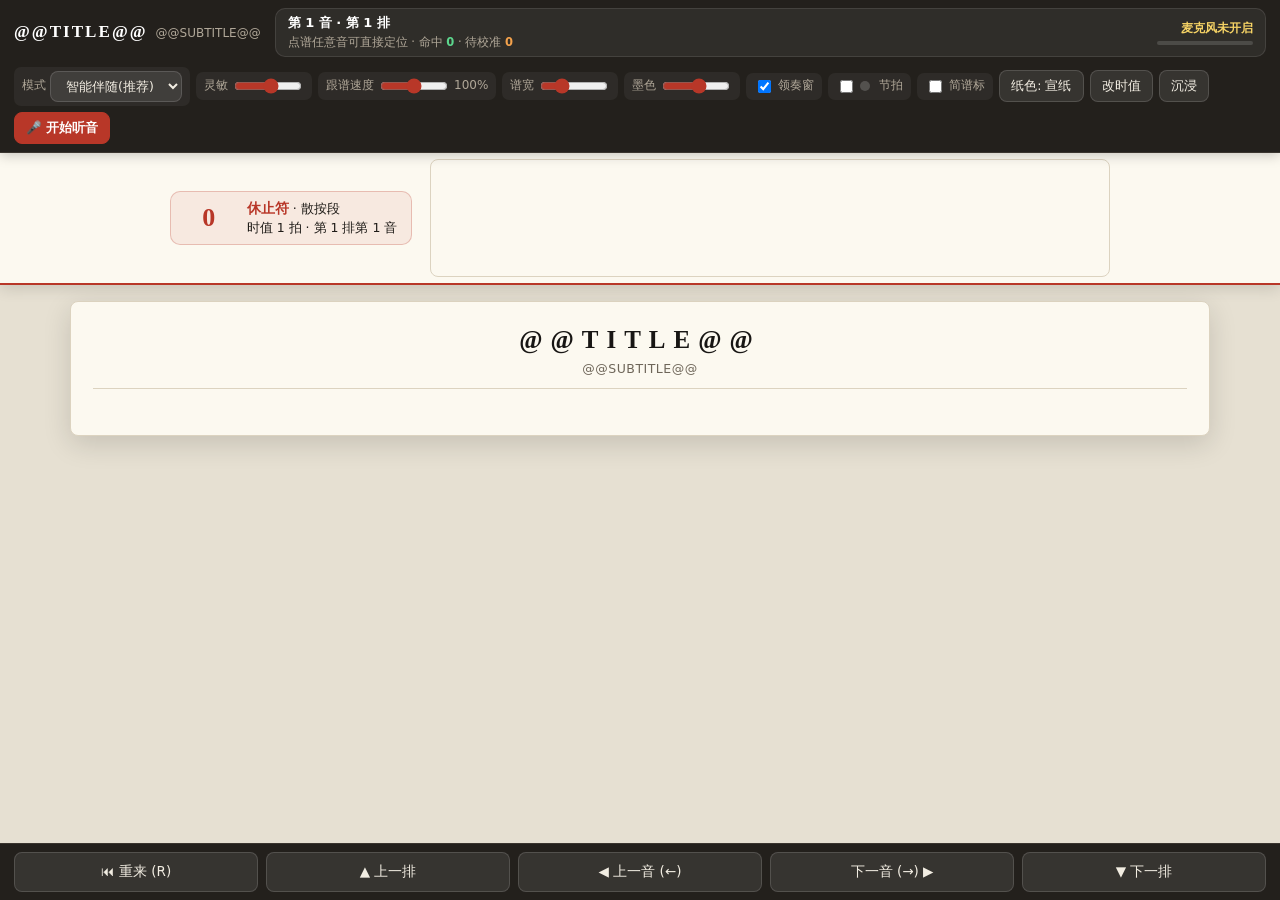
<file: program/.agents/skills/guqin-score-page/templates/page.template.html>
<!DOCTYPE html>
<html lang="zh-CN" data-theme="xuan">
<head>
<meta charset="utf-8">
<meta name="viewport" content="width=device-width, initial-scale=1, viewport-fit=cover">
<title>古琴跟谱 · @@TITLE@@</title>
<style>
:root {
  --desk: #e6e0d2;
  --bar: #23201c;
  --bar-border: #3a352f;
  --bar-fg: #f2ede2;
  --bar-muted: #b0a798;
  --paper: #fcf9f0;
  --paper-border: #dcd3c0;
  --ink-contrast: 1.12;
  --ink-bright: 1.0;
  --acc: #b83728;
  --acc-soft: rgba(184, 55, 40, 0.16);
  --acc-glow: rgba(184, 55, 40, 0.38);
  --ok: #207848;
  --ok-soft: rgba(32, 120, 72, 0.16);
  --warn: #d98218;
  --sheet-w: 100;
  box-sizing: border-box;
}
:root[data-theme="white"] {
  --desk: #dde1e6;
  --paper: #ffffff;
  --paper-border: #c8cfd8;
}
:root[data-theme="dark"] {
  --desk: #121210;
  --bar: #1a1917;
  --bar-border: #2e2b27;
  --paper: #1f1e1b;
  --paper-border: #35322c;
  --acc: #e25a47;
  --acc-soft: rgba(226, 90, 71, 0.22);
  --acc-glow: rgba(226, 90, 71, 0.45);
}
*, *::before, *::after { box-sizing: inherit; }
html, body {
  height: 100%;
  margin: 0;
  background: var(--desk);
  color: var(--bar-fg);
  font: 14px/1.45 system-ui, -apple-system, "PingFang SC", "Microsoft YaHei", sans-serif;
  overflow: hidden;
  user-select: none;
}
body { display: flex; flex-direction: column; }

/* 顶部主控栏 */
.topbar {
  background: var(--bar);
  border-bottom: 1px solid var(--bar-border);
  padding: 8px 14px;
  display: flex;
  flex-wrap: wrap;
  align-items: center;
  gap: 10px;
  z-index: 20;
  box-shadow: 0 2px 12px rgba(0,0,0,0.22);
}
.brand {
  display: flex;
  align-items: baseline;
  gap: 8px;
  margin-right: 4px;
}
.brand b {
  font: 600 17px "Songti SC", "Noto Serif SC", "STSong", serif;
  letter-spacing: 0.12em;
  color: #fff;
}
.brand span {
  font-size: 12px;
  color: var(--bar-muted);
}
.status-pill {
  display: flex;
  align-items: center;
  gap: 10px;
  background: rgba(255,255,255,0.06);
  border: 1px solid rgba(255,255,255,0.1);
  border-radius: 10px;
  padding: 5px 12px;
  flex: 1;
  min-width: 240px;
}
.status-main { flex: 1; }
#posText { font-weight: 600; font-size: 13px; color: #fff; }
#posSub { font-size: 11.5px; color: var(--bar-muted); margin-top: 1px; }
#posSub b.hit { color: #5cd68d; }
#posSub b.miss { color: #f4a24c; }
.mic-box {
  display: flex;
  flex-direction: column;
  align-items: flex-end;
  min-width: 110px;
}
#hearText { font-size: 12px; font-weight: 600; color: #f6d365; }
.meter {
  width: 96px;
  height: 4px;
  background: rgba(255,255,255,0.14);
  border-radius: 2px;
  overflow: hidden;
  margin-top: 4px;
}
.meter i {
  display: block;
  height: 100%;
  width: 0%;
  background: linear-gradient(90deg, #38b26f, #f6d365, #e25a47);
  transition: width 0.06s linear;
}

.ctrl-group {
  display: flex;
  flex-wrap: wrap;
  align-items: center;
  gap: 6px;
}
.ctrl-group label {
  display: inline-flex;
  align-items: center;
  gap: 4px;
  font-size: 12px;
  color: var(--bar-muted);
  background: rgba(255,255,255,0.05);
  padding: 4px 8px;
  border-radius: 7px;
  cursor: pointer;
}
.ctrl-group input[type="range"] {
  width: 68px;
  accent-color: var(--acc);
  cursor: pointer;
}
.ctrl-group select, button {
  font: inherit;
  font-size: 12.5px;
  color: var(--bar-fg);
  background: rgba(255,255,255,0.09);
  border: 1px solid rgba(255,255,255,0.14);
  border-radius: 8px;
  padding: 6px 11px;
  cursor: pointer;
  transition: all 0.14s;
}
.ctrl-group select option { background: #23201c; color: #f2ede2; }
button:hover { background: rgba(255,255,255,0.16); border-color: rgba(255,255,255,0.28); }
button.pri { background: var(--acc); color: #fff; border-color: var(--acc); font-weight: 600; }
button.pri:hover { filter: brightness(1.08); }
button.ok { background: var(--ok); color: #fff; border-color: var(--ok); font-weight: 600; }

/* 领奏超清放大窗 (HUD + 2800px 1:1 局部放大) */
#hud {
  display: none;
  background: var(--paper);
  border-bottom: 2px solid var(--acc);
  color: #1f1c18;
  padding: 6px 16px;
  align-items: center;
  justify-content: center;
  gap: 18px;
  z-index: 15;
  box-shadow: 0 4px 14px rgba(0,0,0,0.12);
}
:root[data-theme="dark"] #hud { color: #ebe5da; }
#hud.on { display: flex; }
.hud-card {
  display: flex;
  align-items: center;
  gap: 14px;
  min-width: 230px;
  padding: 6px 14px;
  border-radius: 10px;
  background: rgba(184, 55, 40, 0.08);
  border: 1px solid rgba(184, 55, 40, 0.25);
}
.hud-jp {
  display: flex;
  flex-direction: column;
  align-items: center;
  justify-content: center;
  min-width: 48px;
  font: 700 26px/1.05 "Georgia", "Times New Roman", serif;
  color: var(--acc);
}
.hud-jp small {
  font: 600 11px/1.2 system-ui, sans-serif;
  color: #665e52;
  margin-bottom: 2px;
}
:root[data-theme="dark"] .hud-jp small { color: #a89f91; }
.hud-meta { font-size: 12.5px; line-height: 1.5; }
.hud-meta b { font-size: 14px; color: var(--acc); }
#lensCanvas {
  width: min(64vw, 680px);
  height: 118px;
  border-radius: 8px;
  border: 1px solid var(--paper-border);
  background: var(--paper);
}

/* 谱面滚动区 */
#sc {
  flex: 1;
  overflow: auto;
  padding: 16px 14px 36px;
  scroll-behavior: smooth;
}
#paper {
  width: min(98%, calc(var(--sheet-w, 100) * 11.4px));
  margin: 0 auto;
  background: var(--paper);
  border: 1px solid var(--paper-border);
  border-radius: 8px;
  padding: 20px 22px 32px;
  box-shadow: 0 8px 28px rgba(0,0,0,0.14);
  transition: background 0.2s, width 0.12s;
}
.sheet-head {
  text-align: center;
  margin: 2px 0 14px;
  padding-bottom: 10px;
  border-bottom: 1px solid var(--paper-border);
}
.sheet-head h1 {
  margin: 0;
  font: 600 25px/1.3 "Songti SC", "Noto Serif SC", "STSong", serif;
  letter-spacing: 0.32em;
  color: #181614;
}
.sheet-head p {
  margin: 4px 0 0;
  font-size: 12.5px;
  color: #6e6659;
  letter-spacing: 0.04em;
}
:root[data-theme="dark"] .sheet-head h1 { color: #ece6da; }
:root[data-theme="dark"] .sheet-head p { color: #9c9488; }

.rl {
  display: flex;
  align-items: center;
  gap: 8px;
  margin: 12px 2px 3px;
  font: 600 11.5px system-ui, sans-serif;
  color: #847966;
}
.rl::after {
  content: "";
  flex: 1;
  height: 1px;
  background: linear-gradient(90deg, var(--paper-border), transparent);
}
.rw {
  position: relative;
  margin: 0 0 4px;
  border-radius: 4px;
}
.rw img {
  display: block;
  width: 100%;
  height: auto;
  mix-blend-mode: multiply;
  filter: contrast(var(--ink-contrast, 1.12)) brightness(var(--ink-bright, 1.0));
  image-rendering: -webkit-optimize-contrast;
}
:root[data-theme="dark"] .rw img {
  mix-blend-mode: normal;
  filter: invert(0.91) hue-rotate(180deg) contrast(var(--ink-contrast, 1.15));
}

/* 音位高亮格 */
.mk {
  position: absolute;
  top: 1.5%;
  height: 97%;
  border-radius: 6px;
  cursor: pointer;
  transition: background 0.12s, box-shadow 0.12s;
}
.mk:hover {
  background: rgba(184, 55, 40, 0.08);
  box-shadow: inset 0 0 0 1px rgba(184, 55, 40, 0.35);
}
.mk.done {
  background: transparent;
}
.mk.cur {
  background: var(--acc-soft);
  box-shadow: 0 0 0 2px var(--acc), 0 0 14px 2px var(--acc-glow);
  z-index: 3;
}
.mk.warn {
  box-shadow: none;
}

/* 矢量简谱/时值角标（可选开启） */
.mk-badge {
  display: none;
  position: absolute;
  top: -13px;
  left: 50%;
  transform: translateX(-50%);
  white-space: nowrap;
  font: 700 10.5px/1.2 system-ui, sans-serif;
  padding: 1px 4px;
  border-radius: 4px;
  background: #fffdf7;
  color: #1f5c38;
  border: 1px solid rgba(31, 92, 56, 0.28);
  box-shadow: 0 1px 3px rgba(0,0,0,0.08);
  z-index: 4;
  pointer-events: none;
}
:root[data-theme="dark"] .mk-badge {
  background: #2b2925;
  color: #6ee79e;
  border-color: rgba(110, 231, 158, 0.3);
}
#paper.show-badges .mk-badge { display: block; }
#paper.show-badges .rw { margin-top: 14px; }

/* 底部操控栏 */
nav.botbar {
  display: flex;
  align-items: center;
  gap: 8px;
  background: var(--bar);
  border-top: 1px solid var(--bar-border);
  padding: 8px 14px;
  z-index: 20;
}
nav.botbar button {
  flex: 1;
  min-height: 40px;
  font-size: 13.5px;
}
.beat-dot {
  width: 10px;
  height: 10px;
  border-radius: 50%;
  background: rgba(255,255,255,0.18);
  display: inline-block;
  margin-right: 5px;
  transition: transform 0.08s, background 0.08s;
}
.beat-dot.flash {
  background: #f6d365;
  transform: scale(1.45);
  box-shadow: 0 0 8px #f6d365;
}

/* 沉浸模式悬浮胶囊 */
#immBar {
  display: none;
  position: fixed;
  right: 16px;
  top: 14px;
  z-index: 30;
  background: rgba(26, 25, 23, 0.88);
  backdrop-filter: blur(8px);
  border: 1px solid rgba(255,255,255,0.18);
  border-radius: 999px;
  padding: 5px 10px;
  gap: 6px;
  align-items: center;
  box-shadow: 0 4px 16px rgba(0,0,0,0.35);
}
body.imm .topbar, body.imm nav.botbar { display: none; }
body.imm #immBar { display: flex; }

/* 改时值弹窗 */
dialog {
  border: 1px solid var(--bar-border);
  border-radius: 14px;
  background: var(--bar);
  color: var(--bar-fg);
  width: min(92vw, 600px);
  padding: 18px;
  box-shadow: 0 12px 36px rgba(0,0,0,0.5);
}
dialog::backdrop { background: rgba(0,0,0,0.6); }
dialog textarea {
  width: 100%;
  min-height: 240px;
  margin: 8px 0;
  background: rgba(255,255,255,0.06);
  color: inherit;
  border: 1px solid rgba(255,255,255,0.16);
  border-radius: 8px;
  padding: 10px;
  font: 12.5px/1.65 ui-monospace, Consolas, monospace;
}
.hint { font-size: 12px; color: var(--bar-muted); }
@media (max-width: 768px) {
  nav.botbar {
    display: grid;
    grid-template-columns: repeat(5, minmax(0, 1fr));
    gap: 6px;
    padding: 6px;
  }
  nav.botbar button {
    min-width: 0;
    min-height: 46px;
    padding: 6px;
    font-size: 12px;
  }
}
</style>
</head>
<body>

<div class="topbar">
  <div class="brand">
    <b>@@TITLE@@</b>
    <span>@@SUBTITLE@@</span>
  </div>

  <div class="status-pill">
    <div class="status-main">
      <div id="posText">第 1 音 · 第 1 排</div>
      <div id="posSub">点谱任意音可直接定位 · 命中 <b class="hit" id="hitCnt">0</b> · 待校准 <b class="miss" id="missCnt">0</b></div>
    </div>
    <div class="mic-box">
      <div id="hearText">麦克风未开启</div>
      <div class="meter"><i id="meterBar"></i></div>
    </div>
  </div>

  <div class="ctrl-group">
    <label title="智能伴随：弹响首音后按节奏平滑推进并用麦克风实时校准；纯听音：严格等待每个音匹配才推进">
      模式
      <select id="followMode">
        <option value="smart" selected>智能伴随(推荐)</option>
        <option value="strict">纯听音推进</option>
      </select>
    </label>
    <label>灵敏<input id="sens" type="range" min="1" max="10" value="6"></label>
    <label>跟谱速度<input id="spd" type="range" min="40" max="160" value="100"><span id="spdVal">100%</span></label>
    <label>谱宽<input id="zoom" type="range" min="70" max="180" value="100"></label>
    <label>墨色<input id="ink" type="range" min="1" max="10" value="6"></label>
    <label><input type="checkbox" id="hudCk" checked> 领奏窗</label>
    <label><input type="checkbox" id="mtCk"> <i class="beat-dot" id="beatDot"></i>节拍</label>
    <label><input type="checkbox" id="badgeCk"> 简谱标</label>
    <button id="themeBtn" title="切换纸张背景主题">纸色: 宣纸</button>
    <button id="durBtn">改时值</button>
    <button id="immBtn">沉浸</button>
    <button id="micBtn" class="pri">🎤 开始听音</button>
  </div>
</div>

<div id="hud" class="on">
  <div class="hud-card">
    <div class="hud-jp" id="hudJp">0</div>
    <div class="hud-meta">
      <div><b id="hudPitch">休止符</b> · <span id="hudTech">散按段</span></div>
      <div id="hudDur">时值 1 拍 · 第 1 排第 1 音</div>
    </div>
  </div>
  <canvas id="lensCanvas"></canvas>
</div>

<div id="sc">
  <div id="paper">
    <div class="sheet-head">
      <h1>@@TITLE@@</h1>
      <p>@@SUBTITLE@@</p>
    </div>
  </div>
</div>

<nav class="botbar">
  <button id="rstBtn">⏮ 重来 (R)</button>
  <button id="prevRowBtn">▲ 上一排</button>
  <button id="prevBtn">◀ 上一音 (←)</button>
  <button id="nextBtn">下一音 (→) ▶</button>
  <button id="nextRowBtn">▼ 下一排</button>
</nav>

<div id="immBar">
  <button id="immMicBtn">🎤 听音</button>
  <button id="immExitBtn">退出沉浸</button>
</div>

<dialog id="durDlg">
  <b>每排速度 (BPM) 与各音时值（四分音符 = 1）</b>
  <div class="hint">每行对应谱上一排，格式“速度: 时值1 时值2 …”。0.5 为八分音符，0.25 为十六分音符，休止符也占一个位置。</div>
  <textarea id="durTxt" spellcheck="false"></textarea>
  <div class="hint" id="durMsg" style="color:#f4a24c"></div>
  <div style="display:flex;gap:8px;margin-top:10px;justify-content:flex-end">
    <button id="durApply" class="pri">应用修改</button>
    <button id="durClose">取消</button>
  </div>
</dialog>

<script>
const IMGS = @@IMGS@@;
const ROWS = @@ROWS@@;
const CELLS = @@CELLS@@;

const $ = s => document.querySelector(s);
const NM = @@NM@@;
let BPM = ROWS.map(r => r.bpm);
const ROWN = ROWS.map(r => r.count);
const DUR = CELLS.map(c => c.d);

const fmtDur = x => ({0.25:"¼", 0.5:"½", 0.75:"¾", 1:"1", 1.5:"1½", 2:"2", 3:"3"})[x] || String(x);

/* ---------- 1. 构建 2800px 无损超清谱面与音位框 ---------- */
const paper = $("#paper");
const rowEls = [], rowLabelEls = [], rowImgs = [], mkEls = [];

IMGS.forEach((b64, ri) => {
  const rl = document.createElement("div");
  rl.className = "rl";
  paper.appendChild(rl);
  rowLabelEls.push(rl);

  const rw = document.createElement("div");
  rw.className = "rw";
  const im = new Image();
  im.decoding = "async";
  const mime = b64.startsWith("iVBOR") ? "image/png" : "image/jpeg";
  im.src = `data:${mime};base64,` + b64;
  im.onload = () => { if (CELLS[idx] && CELLS[idx].r === ri) drawLens(); };
  rw.appendChild(im);
  paper.appendChild(rw);
  rowEls.push(rw);
  rowImgs.push(im);
});

CELLS.forEach((c, i) => {
  const el = document.createElement("div");
  el.className = "mk";
  el.style.left = c.x + "%";
  el.style.width = c.w + "%";
  el.dataset.i = i;

  const badge = document.createElement("span");
  badge.className = "mk-badge";
  el.appendChild(badge);

  rowEls[c.r].appendChild(el);
  mkEls.push(el);
});

function refreshLabels() {
  mkEls.forEach((el, i) => {
    const c = CELLS[i];
    const pStr = c.rest ? "0" : c.p.join("/");
    const hStr = c.harm && !c.rest ? "°" : "";
    el.firstChild.textContent = `${hStr}${pStr} (${fmtDur(DUR[i])})`;
  });
  rowLabelEls.forEach((rl, r) => {
    rl.textContent = `第 ${r + 1} 排 · ♩=${BPM[r]} · ${ROWN[r]} 音`;
  });
}
refreshLabels();

/* ---------- 2. 音高八度规划（兼顾旋律走向与泛音/撮和弦音程） ---------- */
const MIDI = [];
{
  let pv = 52;
  // 谱面八度点标记 → 规划 MIDI 所在的一个八度区间。
  // dot: u1=数字上方1个实心点, u2=上方2个, d1=下方1个。
  // 上方点数决定八度区；泛音的发声由合成器另行 +12，故其规划区间下移一个八度。
  // 数字下方的点不改变八度（谱面读数：下点音与无点音同处低音区）。
  const dotZone = (dot, harm) => {
    if (!dot) return null;
    // 只接受已知的标记形式；非法值回落到贪心，避免推出越界的八度区间。
    if (dot !== "u1" && dot !== "u2" && dot !== "d1") return null;
    let k = 0;
    if (dot[0] === "u") {
      const nd = parseInt(dot.slice(1), 10) || 0;
      k = harm ? Math.max(0, nd - 1) : nd;
    }
    // d1（下方 1 个点）与无点音同处低音区，k 保持 0。
    // 同样走确定路径，避免被 pv 锚定带偏（排 6 音 13 即因此被贪心锁在高八度）。
    return [48 + k * 12, 59 + k * 12];
  };
  // 谱面八度偏移（青城/正调用点与线记法；春风用 dot 字段）。
  //   0  = 默认区 [48,59]（工尺的 上/尺/工/凡）
  //   +1 = 高八度区 [60,71]
  //   -1 = 低八度区 [36,47]（工尺的 合/四/一，即一二三弦空弦音高）
  // 标量 = 撮的所有音同区；数组 = 每个音各自的偏移（异八度撮）。
  // 只用于非泛音音：泛音发声在徽位上，音高由徽位决定，谱面八度记号不适用。
  const octZoneAt = (k) => [48 + (k | 0) * 12, 59 + (k | 0) * 12];
  const octZones = (shift, n) => {
    if (shift === null || shift === undefined) return null;
    if (Array.isArray(shift)) {
      if (shift.length !== n) return null;      // 长度须与音数一致
      return shift.map(octZoneAt);
    }
    return new Array(n).fill(octZoneAt(shift));
  };
  CELLS.forEach(c => {
    if (c.rest || !c.pcs.length) { MIDI.push([]); return; }
    const dz = dotZone(c.dot, c.harm);
    // zones[k] = 第 k 个音应落的八度区间；null 表示无谱面依据，需回落到贪心
    const zones = dz ? new Array(c.pcs.length).fill(dz)
                     : (c.harm ? null : octZones(c.oct_shift, c.pcs.length));
    let best = null;
    if (zones) {
      // 有谱面八度记号：八度唯一确定，无需猜测
      const z = zones[0];
      for (let m = z[0]; m <= z[1]; m++) {
        if (((m % 12) + 12) % 12 === c.pcs[0]) { best = { m, d: 0 }; break; }
      }
    }
    if (!best) {
      // 无点标记：回落到贪心规划，目标中心 E3=52
      const targetCenter = 52;
      const minM = c.harm ? 48 : 40;
      const maxM = c.harm ? 74 : 67;
      for (let m = minM; m <= maxM; m++) {
        if (((m % 12) + 12) % 12 === c.pcs[0]) {
          const d = Math.abs(m - pv) * 0.85 + Math.max(0, Math.abs(m - targetCenter) - 7) * 0.55;
          if (best === null || d < best.d) best = { m, d };
        }
      }
    }
    const ms = [];
    for (let k = 0; k < c.pcs.length; k++) {
      if (zones) {
        // 撮的每个音按各自音级在**各自的区间**内取值（异八度撮可用数组表达）
        const z = zones[k];
        let pick = -1;
        for (let m = z[0]; m <= z[1]; m++) {
          if (((m % 12) + 12) % 12 === c.pcs[k]) { pick = m; break; }
        }
        if (pick < 0) pick = best.m;
        ms.push(pick);
      } else if (k === 0) {
        ms.push(best.m);
      } else {
        let dd = (c.pcs[0] - c.pcs[k] + 12) % 12;
        if (dd === 0) dd = 12;
        ms.push(best.m - dd);
      }
    }
    MIDI.push(ms);
    pv = best.m;
  });
}

function midiName(m) {
  return NM[((m % 12) + 12) % 12] + (Math.floor(m / 12) - 1);
}

// 实际发声的 MIDI：泛音统一上移一个八度并限幅，与 buildKSBuffer 保持一致。
// HUD 显示必须用它，否则泛音段显示的音高会比真实发声音低八度。
function effMidiOf(midi, isHarm) {
  // 上限 83（B5）：泛音规划值可达 71，加上八度后为 83。原上限 79 会把
  // A5/Bb5 截成 G5，导致音级错误（实测 4 个音受影响）。
  return isHarm ? Math.min(83, midi + 12) : midi;
}

/* ---------- 3. 状态与领奏放大窗渲染 ---------- */
let idx = 0, hit = 0, miss = 0;
const warnSet = new Set();

function drawLens() {
  const hud = $("#hud");
  if (!hud.classList.contains("on")) return;
  const c = CELLS[Math.min(idx, CELLS.length - 1)];
  if (!c) return;

  // 更新左侧大字领奏卡
  if (c.rest) {
    $("#hudJp").innerHTML = `<small>休止</small>0`;
    $("#hudPitch").textContent = "休止符 (空拍)";
    $("#hudTech").textContent = c.harm ? "泛音段" : "散按段";
  } else {
    const hTag = c.harm ? `<small>○ 泛音</small>` : (c.p.length > 1 ? `<small>撮 双音</small>` : `<small>简谱</small>`);
    $("#hudJp").innerHTML = `${hTag}${c.p.join("<br>")}`;
    const mNames = MIDI[Math.min(idx, CELLS.length - 1)]
      .map(m => midiName(effMidiOf(m, !!c.harm))).join(" + ");
    $("#hudPitch").textContent = mNames;
    $("#hudTech").textContent = c.harm ? "泛音 (清亮)" : (c.p.length > 1 ? "撮和弦 (双弦同奏)" : "散/按音");
  }
  $("#hudDur").textContent = `时值 ${fmtDur(DUR[Math.min(idx, CELLS.length - 1)])} 拍 · 第 ${c.r + 1} 排第 ${c.ni + 1} 音`;

  // 绘制右侧 2800px 原图局部放大镜
  const cv = $("#lensCanvas");
  const im = rowImgs[c.r];
  if (!im || !im.complete || !im.naturalWidth) return;
  const dp = window.devicePixelRatio || 1;
  const cw = cv.clientWidth, ch = cv.clientHeight;
  if (!cw || !ch) return;
  cv.width = Math.round(cw * dp);
  cv.height = Math.round(ch * dp);
  const g = cv.getContext("2d");

  const isDark = document.documentElement.dataset.theme === "dark";
  g.fillStyle = isDark ? "#1f1e1b" : "#fcf9f0";
  g.fillRect(0, 0, cv.width, cv.height);

  const srcW = im.naturalWidth, srcH = im.naturalHeight;
  const cx = (c.x + c.w / 2) / 100 * srcW;
  const viewW = Math.min(srcW, Math.max(srcH * (cv.width / cv.height) * 0.92, srcW * 0.24));
  const x0 = Math.max(0, Math.min(srcW - viewW, cx - viewW / 2));
  const scale = cv.width / viewW;
  const dh = srcH * scale;
  const dy = (cv.height - dh) / 2;

  g.save();
  if (isDark) g.filter = "invert(0.91) hue-rotate(180deg) contrast(1.18)";
  else g.filter = `contrast(${getComputedStyle(document.documentElement).getPropertyValue("--ink-contrast") || 1.12})`;
  g.imageSmoothingEnabled = true;
  g.imageSmoothingQuality = "high";
  g.drawImage(im, x0, 0, viewW, srcH, 0, dy, cv.width, dh);
  g.restore();

  // 仅画当前音高亮框（不画邻音干扰框）
  CELLS.forEach((cell, k) => {
    if (cell.r !== c.r || k !== idx) return;
    const rx = (cell.x / 100 * srcW - x0) * scale;
    const rw = (cell.w / 100 * srcW) * scale;
    if (rx + rw < 0 || rx > cv.width) return;
    const ry = dy + srcH * 0.02 * scale;
    const rh = srcH * 0.96 * scale;
    g.fillStyle = "rgba(184, 55, 40, 0.15)";
    g.fillRect(rx, ry, rw, rh);
    g.strokeStyle = "#b83728";
    g.lineWidth = 2.2 * dp;
    g.strokeRect(rx, ry, rw, rh);
  });
}

function updateUI(scroll = true) {
  const safeIdx = Math.min(idx, CELLS.length - 1);
  mkEls.forEach((el, k) => {
    el.className = "mk" + (k < idx ? " done" : k === idx ? " cur" : "") + (warnSet.has(k) ? " warn" : "");
  });
  if (idx < CELLS.length) {
    const c = CELLS[idx];
    $("#posText").textContent = `第 ${idx + 1} / ${CELLS.length} 音 · 第 ${c.r + 1} 排第 ${c.ni + 1} 音`;
  } else {
    $("#posText").textContent = `全曲已完成 (${CELLS.length} 音)`;
  }
  $("#hitCnt").textContent = hit;
  $("#missCnt").textContent = miss;
  drawLens();

  if (scroll && mkEls[safeIdx]) {
    const e = mkEls[safeIdx], sc = $("#sc");
    const r = e.getBoundingClientRect(), s = sc.getBoundingClientRect();
    if (r.top < s.top + 45 || r.bottom > s.bottom - 55) {
      sc.scrollBy({ top: r.top - s.top - s.height * 0.32, behavior: "smooth" });
    }
  }
}

function setIdx(newIdx, scroll = true) {
  idx = Math.max(0, Math.min(CELLS.length, newIdx));
  updateUI(scroll);
}

/* ---------- 4. 古琴物理建模合成器（区分散按浑厚音色 vs 泛音清亮晶莹音色） ---------- */
let actx = null, masterIn = null, ksCache = {};

function ensureAudio() {
  if (!actx) {
    actx = new (window.AudioContext || window.webkitAudioContext)();
    const lp = actx.createBiquadFilter();
    lp.type = "lowpass";
    lp.frequency.value = 3600;
    lp.Q.value = 0.45;

    const body = actx.createBiquadFilter();
    body.type = "peaking";
    body.frequency.value = 185;
    body.gain.value = 4.5;
    body.Q.value = 0.85;

    const dry = actx.createGain();
    dry.gain.value = 0.82;
    lp.connect(body);
    body.connect(dry);
    dry.connect(actx.destination);

    // 琴室混响
    const conv = actx.createConvolver();
    const irLen = (actx.sampleRate * 1.6) | 0;
    const ir = actx.createBuffer(2, irLen, actx.sampleRate);
    for (let ch = 0; ch < 2; ch++) {
      const d = ir.getChannelData(ch);
      for (let i = 0; i < irLen; i++) {
        d[i] = (Math.random() * 2 - 1) * Math.exp(-i / (actx.sampleRate * 0.32));
      }
    }
    conv.buffer = ir;
    const wet = actx.createGain();
    wet.gain.value = 0.18;
    lp.connect(conv);
    conv.connect(wet);
    wet.connect(actx.destination);
    masterIn = lp;
  }
  if (actx.state === "suspended") actx.resume();
  return actx;
}

function buildKSBuffer(midi, isHarm) {
  const key = midi + (isHarm ? "_H" : "_S");
  if (ksCache[key]) return ksCache[key];
  const a = ensureAudio(), fs = a.sampleRate;
  const effMidi = effMidiOf(midi, isHarm);
  const f = 440 * Math.pow(2, (effMidi - 69) / 12);
  const dur = isHarm ? 4.8 : (effMidi < 48 ? 6.8 : 5.4);
  const L = (fs * dur) | 0;
  const P = fs / f;
  const N = Math.max(2, Math.floor(P - 0.5));
  // 分数延迟固定为半采样：原实现取 P-N-0.5（即 fs/f 的小数部分），
  // 使谐振系数 C 在 0.123~0.997 之间随音高乱跳 —— 某些音几乎无阻尼（驻波嗡鸣），
  // 某些音强阻尼（一出即逝）。固定半采样后 C 恒定，且取整误差被正确补偿，基频反而更准。
  const dl = 0.5;
  const C = (1 - dl) / (1 + dl);
  const ring = new Float32Array(N);

  let s = 0;
  const smooth = isHarm ? 0.42 : 0.64;
  for (let i = 0; i < N; i++) {
    s = smooth * s + (1 - smooth) * (Math.random() * 2 - 1);
    ring[i] = s;
  }

  const out = new Float32Array(L);
  // 衰减系数：原实现的 g 按「每延迟线周期」取值却乘在每个采样上，
  // 导致每秒衰减 1e-54 ~ 1e-104（数学上瞬间归零），实际全靠后面的一阶谐振器硬撑，
  // 表现为同一音区内不同音的余音时长相差几十倍（高音区几乎听不见）。
  // 现改为：先按目标余音时长与频率算出「每周期」应衰减多少，再换算为每采样系数。
  // T60 = 衰减到峰值 10%（-60dB）的秒数；散音余音长、泛音衰减快。
  const T60 = isHarm ? 2.0 : 4.5;
  const gCycle = Math.pow(0.001, 1 / (T60 * f));
  const g = Math.pow(gCycle, 1 / N);
  let p = 0, prev = 0, ax = 0, ay = 0;
  for (let n = 0; n < L; n++) {
    const cur = ring[p];
    const v = g * 0.5 * (cur + prev);
    prev = cur;
    const y = C * v + ax - C * ay;
    ax = v;
    ay = y;
    ring[p] = y;
    out[n] = cur;
    if (++p >= N) p = 0;
  }

  let mx = 0;
  for (let i = 0; i < L; i++) mx = Math.max(mx, Math.abs(out[i]));
  const norm = 0.8 / (mx || 1);
  const atk = Math.floor(fs * (isHarm ? 0.0025 : 0.004));
  const rel = Math.floor(fs * 0.45);
  for (let i = 0; i < L; i++) {
    const envA = i < atk ? i / atk : 1;
    const envR = i > L - rel ? (L - i) / rel : 1;
    out[i] *= norm * envA * envR;
  }

  const buf = a.createBuffer(1, L, fs);
  buf.copyToChannel(out, 0);
  return (ksCache[key] = buf);
}

let micMuteUntil = 0;

function triggerMicShield(ms = 180) {
  micMuteUntil = Math.max(micMuteUntil, performance.now() + ms);
}

function pluckNote(midi, isHarm, when, gainVal) {
  const a = ensureAudio();
  const src = a.createBufferSource();
  const g = a.createGain();
  src.buffer = buildKSBuffer(midi, isHarm);
  g.gain.value = gainVal;
  src.connect(g);
  g.connect(masterIn);
  src.start(when);
}

function previewCell(i) {
  if (i < 0 || i >= CELLS.length) return;
  const c = CELLS[i];
  if (c.rest) return;
  triggerMicShield(220);
  const a = ensureAudio();
  MIDI[i].forEach((m, k) => pluckNote(m, !!c.harm, a.currentTime + 0.01, k ? 0.72 : 0.95));
}

/* ---------- 5. 独立木鱼感节拍器（已移除整曲模拟弹奏） ---------- */
let metroTimer = 0;
let metroBeat = 0;

function playMetroClick(isAccent) {
  const a = ensureAudio();
  triggerMicShield(140);
  const when = a.currentTime + 0.005;
  const osc = a.createOscillator();
  const g = a.createGain();
  osc.type = "sine";
  osc.frequency.value = isAccent ? 1050 : 760;
  g.gain.setValueAtTime(0.0001, when);
  g.gain.linearRampToValueAtTime(isAccent ? 0.18 : 0.11, when + 0.002);
  g.gain.exponentialRampToValueAtTime(0.0001, when + 0.032);
  osc.connect(g);
  g.connect(a.destination);
  osc.start(when);
  osc.stop(when + 0.04);

  const dot = $("#beatDot");
  dot.classList.add("flash");
  setTimeout(() => dot.classList.remove("flash"), 110);
}

function stopMetronome() {
  if (metroTimer) {
    clearInterval(metroTimer);
    metroTimer = 0;
  }
}

function startMetronome() {
  stopMetronome();
  const spd = +$("#spd").value / 100 || 1;
  const curRow = CELLS[Math.min(idx, CELLS.length - 1)]?.r || 0;
  const beatMs = Math.max(200, 60000 / ((BPM[curRow] || 60) * spd));
  metroBeat = 0;
  playMetroClick(true);
  metroBeat = 1;
  metroTimer = setInterval(() => {
    playMetroClick(metroBeat % 2 === 0);
    metroBeat++;
  }, beatMs);
}

$("#mtCk").onchange = e => {
  if (e.target.checked) startMetronome();
  else stopMetronome();
};

/* ---------- 6. 听音跟谱引擎（YIN 基频检测 + 智能节奏惯性伴随） ---------- */
function yinPitch(buf, sr) {
  const N = 2048;
  const maxT = Math.min(N - 1, Math.floor(sr / 55));
  const minT = Math.floor(sr / 1250);
  const d = new Float32Array(maxT + 2);
  const cmnd = new Float32Array(maxT + 2);
  for (let t = 1; t <= maxT; t++) {
    let s = 0;
    for (let i = 0; i < N; i++) {
      const diff = buf[i] - buf[i + t];
      s += diff * diff;
    }
    d[t] = s;
  }
  let run = 0;
  for (let t = 1; t <= maxT; t++) {
    run += d[t];
    cmnd[t] = run ? (d[t] * t) / run : 1;
  }
  for (let t = Math.max(2, minT); t < maxT; t++) {
    if (cmnd[t] < 0.14) {
      while (t + 1 < maxT && cmnd[t + 1] < cmnd[t]) t++;
      const a = cmnd[t - 1], m = cmnd[t], e = cmnd[t + 1];
      const den = a - 2 * m + e;
      const sh = den ? (a - e) / (2 * den) : 0;
      return sr / (t + sh);
    }
  }
  return -1;
}

let mac = null, analyser = null, micStream = null, micBuf = null, micTimer = 0;
let env = 0, onsetTime = 0, pitchHist = [], lastAdvPc = -1, lastMissTime = 0;
let noteEnterTime = 0, smartStarted = false, lastSoundTime = 0;
let micStarting = false, restHoldMs = 0, lastHitIdx = -1, lastSpd = 1;

// 跳过休止符，同时累计它们的时值：休止符不是"不存在"，而是"要等这么久才有下一个音"
function skipRests() {
  restHoldMs = 0;
  const spd = +$("#spd").value / 100 || 1;
  while (idx < CELLS.length && CELLS[idx].rest) {
    restHoldMs += CELLS[idx].d * (60000 / (BPM[CELLS[idx].r] * spd));
    idx++;
  }
}

async function startMic() {
  if (micStarting) return;          // 防止并发初始化：getUserMedia 等待期间重复点击
  micStarting = true;
  try {
    micStream = await navigator.mediaDevices.getUserMedia({
      audio: { echoCancellation: false, noiseSuppression: false, autoGainControl: false }
    });
    mac = new (window.AudioContext || window.webkitAudioContext)();
    await mac.resume();
    analyser = mac.createAnalyser();
    analyser.fftSize = 4096;
    mac.createMediaStreamSource(micStream).connect(analyser);
    micBuf = new Float32Array(4096);
    skipRests();
    setIdx(idx);
    // 起始音若前面是休止符，等待时要把休止符时长加上
    noteEnterTime = performance.now() + (restHoldMs ? -restHoldMs : 0);
    smartStarted = false;
    lastSoundTime = 0;
    micTimer = setInterval(micTick, 45);
    $("#micBtn").textContent = "⏹ 停止听音";
    $("#micBtn").className = "ok";
    $("#immMicBtn").textContent = "⏹ 停止";
    $("#hearText").textContent = "请弹响第一个音…";
  } catch (e) {
    $("#hearText").textContent = "麦克风不可用，请点谱或用按键推进";
  } finally {
    micStarting = false;
  }
}

function stopMic() {
  clearInterval(micTimer);
  micTimer = 0;
  try {
    if (micStream) micStream.getTracks().forEach(t => t.stop());
    if (mac) mac.close();
  } catch (e) {}
  micStream = null;
  mac = null;
  $("#micBtn").textContent = "🎤 开始听音";
  $("#micBtn").className = "pri";
  $("#immMicBtn").textContent = "🎤 听音";
  $("#hearText").textContent = "麦克风未开启";
  $("#meterBar").style.width = "0%";
}

function advanceTo(newIdx) {
  idx = newIdx;
  skipRests();
  noteEnterTime = performance.now();
  setIdx(idx);
}

function micTick() {
  if (!analyser || idx >= CELLS.length) return;
  if (performance.now() < micMuteUntil) return;
  analyser.getFloatTimeDomainData(micBuf);
  let sum = 0;
  for (let i = 0; i < micBuf.length; i++) sum += micBuf[i] * micBuf[i];
  const rms = Math.sqrt(sum / micBuf.length);
  const gate = 0.028 / (+$("#sens").value);
  $("#meterBar").style.width = Math.min(100, (rms / gate) * 28) + "%";

  const now = performance.now();
  const isOnset = rms > gate && rms > env * 1.55;
  if (isOnset) onsetTime = now;
  env = env * 0.84 + rms * 0.16;

  const cur = CELLS[idx];
  const spd = +$("#spd").value / 100;
  const isSmart = $("#followMode").value === "smart";
  // 智能伴随的推进 deadline 用"上一个实际弹奏到的音"的时值，而不是当前待确认音的时值
  const anchorIdx = (typeof lastHitIdx === "number" && lastHitIdx >= 0) ? lastHitIdx : idx;
  const anchor = CELLS[anchorIdx] || cur;
  const expectedMs = DUR[anchorIdx] * (60000 / (BPM[anchor.r] * spd));

  if (isSmart && smartStarted && idx < CELLS.length) {
    const elapsed = now - noteEnterTime;
    if (elapsed >= expectedMs * 0.92 && (now - onsetTime < 280 || (now - lastSoundTime < 1800 && elapsed >= expectedMs * 1.35))) {
      hit++;
      onsetTime = 0;
      pitchHist = [];
      advanceTo(idx + 1);
      return;
    }
  }

  if (rms < gate) {
    pitchHist = [];
    if (!smartStarted) $("#hearText").textContent = "等待琴声…";
    return;
  }

  lastSoundTime = now;
  const f = yinPitch(micBuf, mac.sampleRate);
  if (f < 0) { pitchHist = []; return; }

  const m = Math.round(69 + 12 * Math.log2(f / 440));
  const pc = ((m % 12) + 12) % 12;
  $("#hearText").textContent = `听到 ${midiName(m)} (${f.toFixed(0)}Hz)`;

  pitchHist.push(pc);
  if (pitchHist.length > 2) pitchHist.shift();
  skipRests();
  if (pitchHist.length < 2 || pitchHist.some(p => p !== pc) || idx >= CELLS.length) return;

  const fresh = now - onsetTime < 680;
  let matchOffset = -1, lookCnt = 0;
  // 纯听音（strict）模式只认当前音，不做前瞻；智能伴随允许最多看 3 个音
  const maxLook = isSmart ? 3 : 1;
  for (let k = 0; idx + k < CELLS.length && lookCnt < maxLook; k++) {
    const c = CELLS[idx + k];
    if (c.rest) continue;
    if (c.pcs.includes(pc)) { matchOffset = k; break; }
    lookCnt++;
  }

  if (matchOffset >= 0) {
    if ((lookCnt > 0 || pc === lastAdvPc) && !fresh) return;
    smartStarted = true;
    hit++;
    lastHitIdx = idx + matchOffset;          // 记录实际弹奏到的音，作为下一次推进的时值基准
    for (let q = 0; q < matchOffset; q++) {
      if (!CELLS[idx + q].rest) warnSet.add(idx + q);
    }
    lastAdvPc = pc;
    onsetTime = 0;
    pitchHist = [];
    advanceTo(idx + matchOffset + 1);
  } else if (fresh && now - lastMissTime > 520) {
    lastMissTime = now;
    miss++;
    warnSet.add(idx);
    updateUI(false);
  }
}

$("#micBtn").onclick = () => (micTimer ? stopMic() : startMic());
$("#immMicBtn").onclick = () => (micTimer ? stopMic() : startMic());

/* ---------- 7. 导航、交互与快捷键 ---------- */
$("#prevBtn").onclick = () => { lastAdvPc = -1; setIdx(idx - 1); previewCell(idx); };
$("#nextBtn").onclick = () => { lastAdvPc = -1; setIdx(idx + 1); previewCell(idx); };
$("#prevRowBtn").onclick = () => {
  const curRow = CELLS[Math.min(idx, CELLS.length - 1)].r;
  const targetRow = Math.max(0, curRow - 1);
  const firstIdx = CELLS.findIndex(c => c.r === targetRow);
  if (firstIdx >= 0) setIdx(firstIdx);
};
$("#nextRowBtn").onclick = () => {
  const curRow = CELLS[Math.min(idx, CELLS.length - 1)].r;
  const targetRow = Math.min(ROWS.length - 1, curRow + 1);
  const firstIdx = CELLS.findIndex(c => c.r === targetRow);
  if (firstIdx >= 0) setIdx(firstIdx);
};
$("#rstBtn").onclick = () => {
  hit = 0; miss = 0; warnSet.clear(); lastAdvPc = -1; smartStarted = false;
  setIdx(0);
  $("#sc").scrollTo({ top: 0, behavior: "smooth" });
};

paper.addEventListener("click", e => {
  const mk = e.target.closest(".mk");
  if (!mk) return;
  const i = +mk.dataset.i;
  lastAdvPc = -1;
  warnSet.delete(i);
  noteEnterTime = performance.now();
  setIdx(i, false);
  previewCell(i);
});

// 速度变更后重排播放调度：以新的速度重算"已过时间"，避免用旧速度的 deadline 判断
function rescheduleAfterTimingChange() {
  const spd = +$("#spd").value / 100 || 1;
  const anchor = (typeof lastHitIdx === "number" && lastHitIdx >= 0) ? lastHitIdx : idx;
  const c = CELLS[anchor];
  if (!c) return;
  const full = DUR[anchor] * (60000 / (BPM[c.r] * spd));   // 该音在新速度下的完整时长
  const elapsedOld = noteEnterTime ? (performance.now() - noteEnterTime) : 0;
  const oldSpd = (typeof lastSpd === "number" && lastSpd > 0) ? lastSpd : spd;
  const elapsedScaled = elapsedOld * (oldSpd / spd);          // 按新速度折算已过时间
  noteEnterTime = performance.now() - Math.min(elapsedScaled, full);
  lastSpd = spd;
}

$("#spd").oninput = e => {
  $("#spdVal").textContent = e.target.value + "%";
  rescheduleAfterTimingChange();
  if ($("#mtCk").checked) startMetronome();
};
$("#zoom").oninput = e => {
  document.documentElement.style.setProperty("--sheet-w", e.target.value);
  drawLens();
};
$("#ink").oninput = e => {
  const v = +e.target.value;
  const c = (0.90 + v * 0.045).toFixed(2);
  const b = (1.04 - v * 0.008).toFixed(2);
  document.documentElement.style.setProperty("--ink-contrast", c);
  document.documentElement.style.setProperty("--ink-bright", b);
  drawLens();
};
$("#hudCk").onchange = e => {
  $("#hud").classList.toggle("on", e.target.checked);
  drawLens();
};
$("#badgeCk").onchange = e => {
  paper.classList.toggle("show-badges", e.target.checked);
};

const themes = [
  { id: "xuan", label: "纸色: 宣纸" },
  { id: "white", label: "纸色: 纯白" },
  { id: "dark", label: "纸色: 暗色" }
];
let themeIdx = 0;
$("#themeBtn").onclick = () => {
  themeIdx = (themeIdx + 1) % themes.length;
  document.documentElement.dataset.theme = themes[themeIdx].id;
  $("#themeBtn").textContent = themes[themeIdx].label;
  drawLens();
};

$("#immBtn").onclick = () => document.body.classList.add("imm");
$("#immExitBtn").onclick = () => document.body.classList.remove("imm");
window.addEventListener("resize", drawLens);

window.addEventListener("keydown", e => {
  if ($("#durDlg").open) return;
  // 焦点在输入控件时（改时值文本框、滑块等），不触发全局快捷键
  const t = e.target;
  if (t && (t.tagName === "INPUT" || t.tagName === "TEXTAREA" || t.tagName === "SELECT" || t.isContentEditable)) return;
  if (e.code === "Space") { e.preventDefault(); previewCell(idx); }
  else if (e.code === "ArrowRight") { e.preventDefault(); $("#nextBtn").click(); }
  else if (e.code === "ArrowLeft") { e.preventDefault(); $("#prevBtn").click(); }
  else if (e.code === "ArrowUp") { e.preventDefault(); $("#prevRowBtn").click(); }
  else if (e.code === "ArrowDown") { e.preventDefault(); $("#nextRowBtn").click(); }
  else if (e.code === "KeyR") { e.preventDefault(); $("#rstBtn").click(); }
  else if (e.code === "KeyM") { e.preventDefault(); $("#micBtn").click(); }
});

/* ---------- 8. 改时值与每排速度弹窗 ---------- */
$("#durBtn").onclick = () => {
  let k = 0;
  $("#durTxt").value = BPM.map((b, r) => {
    const n = ROWN[r];
    const s = b + ": " + DUR.slice(k, k + n).join(" ");
    k += n;
    return s;
  }).join("\n");
  $("#durMsg").textContent = "";
  $("#durDlg").showModal();
};
$("#durClose").onclick = () => $("#durDlg").close();
$("#durApply").onclick = () => {
  const lines = $("#durTxt").value.split("\n").map(s => s.trim()).filter(Boolean);
  let ok = lines.length === ROWN.length, nb = [], nd = [];
  if (ok) {
    lines.forEach((l, r) => {
      const [b, rest] = l.split(":");
      const arr = (rest || "").split(/\s+/).filter(Boolean).map(Number);
      if (!(+b > 0) || arr.length !== ROWN[r] || arr.some(x => !(x > 0))) ok = false;
      nb.push(+b);
      nd.push(...arr);
    });
  }
  if (ok) {
    BPM = nb;
    nd.forEach((x, i) => DUR[i] = x);
    refreshLabels();
    updateUI(false);
    rescheduleAfterTimingChange();   // 时值/速度已变，重排播放调度
    $("#durDlg").close();
  } else {
    $("#durMsg").textContent = `格式有误：需共 ${ROWN.length} 行，每行音数依次为 ${ROWN.join("、")}`;
  }
};

setIdx(0, false);
</script>
</body>
</html>
</file>
